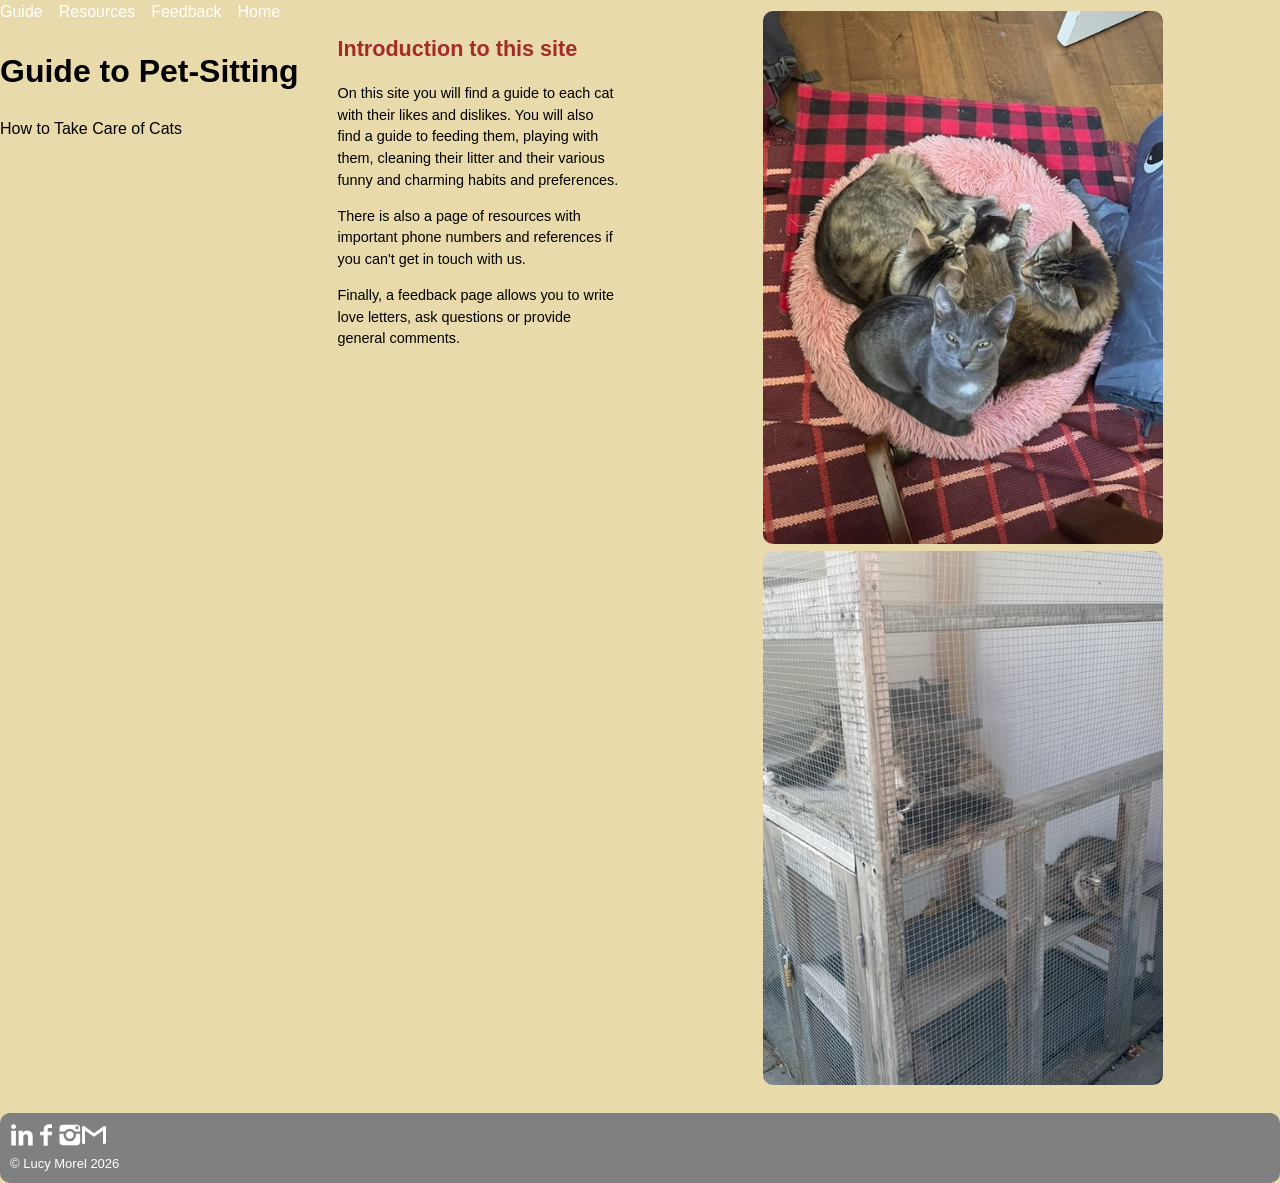
<file: guide/index.html>
<!DOCTYPE html>
<html lang="en">
<head>  
  <meta charset="UTF-8">
  <meta name="viewport" content="width=device-width, initial-scale=1.0">   
  <link rel="stylesheet" href="css/styles.css">
  <title> Index </title> 
</head>
<body class="guide-page">
<div class="grid-container complex-grid">
        <div class="item-header"> 
            <nav>
                <a class="nav-link" href="guide.html"> Guide</a>
                <a class="nav-link" href="resources.html"> Resources </a>
                <a class="nav-link" href="feedback.html"> Feedback </a>
                <a class="nav-link" href="index.html"> Home </a>
            </nav>
            <h1> Guide to Pet-Sitting </h1>
            <p> How to Take Care of Cats </p>
        </div>
      
  <div class="item sidebar">  
      <h2>Introduction to this site </h2>
        <p>
         On this site you will find a guide to each cat with their likes and dislikes. You will also find a guide to feeding them, playing with them, cleaning their litter and their various funny and charming habits and preferences.
        </p>
        <p>
           There is also a page of resources with important phone numbers and references if you can't get in touch with us.
        </p>
        <p>
          Finally, a feedback page allows you to write love letters, ask questions or provide general comments. </p>
    </div>
  <div class="item featured"> 
    <main class="container">
      <div class="image-container"> 
      <img
            src="images/IMG_5227.jpeg"
            alt="3 cats"/> 
      <img 
            src="images/IMG_8887.jpeg"
            alt="cattery"/>
      </div>
    </main>
  </div>
  
      <div class="item footer">
        <p>
          <a
            href="https://www.linkedin.com"
          >
            <svg
              version="1.1"
              xmlns="http://www.w3.org/2000/svg"
              width="32"
              height="32"
              viewBox="0 0 29 32"
              aria-labelledby="linkedin-icon"
            >
              <title id="linkedin-icon">LinkedIn</title>
              <path
                d="M6.528 4.864q0 1.28-0.928 2.176t-2.4 0.896q-1.408 0-2.304-0.896t-0.896-2.176q0-1.344 0.896-2.208t2.368-0.864 2.336 0.864 0.928 2.208zM0.192 30.144v-19.776h6.144v19.776h-6.144zM9.984 16.704q0-2.752-0.128-6.336h5.312l0.32 2.752h0.128q1.92-3.2 6.080-3.2 3.2 0 5.152 2.144t1.952 6.368v11.712h-6.144v-10.944q0-4.288-3.136-4.288-2.24 0-3.136 2.304-0.192 0.384-0.192 1.536v11.392h-6.208v-13.44z"
              ></path>
            </svg>
          </a>
          <a
            href="https://www.facebook.com/"
          >
            <svg
              version="1.1"
              xmlns="http://www.w3.org/2000/svg"
              viewBox="0 0 16 32"
              width="32"
              height="32"
              aria-labelledby="facebook-icon"
            >
              <title id="facebook-icon">Facebook</title>
              <path
                d="M16 6.592h-4.544q-0.448 0-0.8 0.48t-0.352 1.184v3.264h5.696v4.736h-5.696v14.144h-5.44v-14.144h-4.864v-4.736h4.864v-2.752q0-3.008 1.888-5.088t4.704-2.080h4.544v4.992z"
              ></path>
            </svg>
          </a>
          <a href="https://www.instagram.com/sweetpea.paradise/">
            <svg
              version="1.1"
              xmlns="http://www.w3.org/2000/svg"
              width="32"
              height="32"
              viewBox="0 0 28 32"
              aria-labelledby="instagram-icon"
            >
              <title id="instagram-icon">Instagram</title>
              <path
                d="M22.080 16q0-0.832-0.192-1.6h5.632v11.008q0 1.792-1.248 3.072t-3.040 1.28h-18.944q-1.792 0-3.040-1.28t-1.248-3.072v-11.008h5.568q-0.128 1.024-0.128 1.6 0 3.392 2.432 5.856t5.888 2.464q3.392 0 5.856-2.464t2.464-5.856zM23.232 2.24q1.792 0 3.040 1.248t1.248 3.040v4.672h-6.976q-2.496-3.52-6.784-3.52-4.416 0-6.784 3.52h-6.976v-4.672q0-1.792 1.248-3.040t3.040-1.248h18.944zM25.28 7.552v-2.304q0-0.768-0.768-0.768h-2.304q-0.768 0-0.768 0.768v2.304q0 0.256 0.224 0.512t0.544 0.256h2.304q0.768 0 0.768-0.768zM18.88 16q0 2.112-1.504 3.616t-3.616 1.504-3.616-1.504-1.504-3.616q0-2.176 1.504-3.648t3.616-1.472 3.616 1.472 1.504 3.648z"
              ></path>
            </svg>
          </a>
          <a href="mailto:hv9424@wayne.edu">
            <svg
              aria-labelledby="simpleicons-gmail-icon"
              role="img"
              viewBox="0 0 24 24"
              width="32"
              height="32"
              xmlns="http://www.w3.org/2000/svg"
            >
              <title id="simpleicons-gmail-icon">Gmail icon</title>
              <path
                d="M24 4.5v15c0 .85-.65 1.5-1.5 1.5H21V7.387l-9 6.463-9-6.463V21H1.5C.649 21 0 20.35 0 19.5v-15c0-.425.162-.8.431-1.068C.7 3.16 1.076 3 1.5 3H2l10 7.25L22 3h.5c.425 0 .8.162 1.069.432.27.268.431.643.431 1.068z"
              />
            </svg>
          </a>
        </p>
        <p id="copyright" class= "white right"> &copy; Lucy Morel 2026 </p>
      </div>
    </div>
    </body>
</html>
</file>
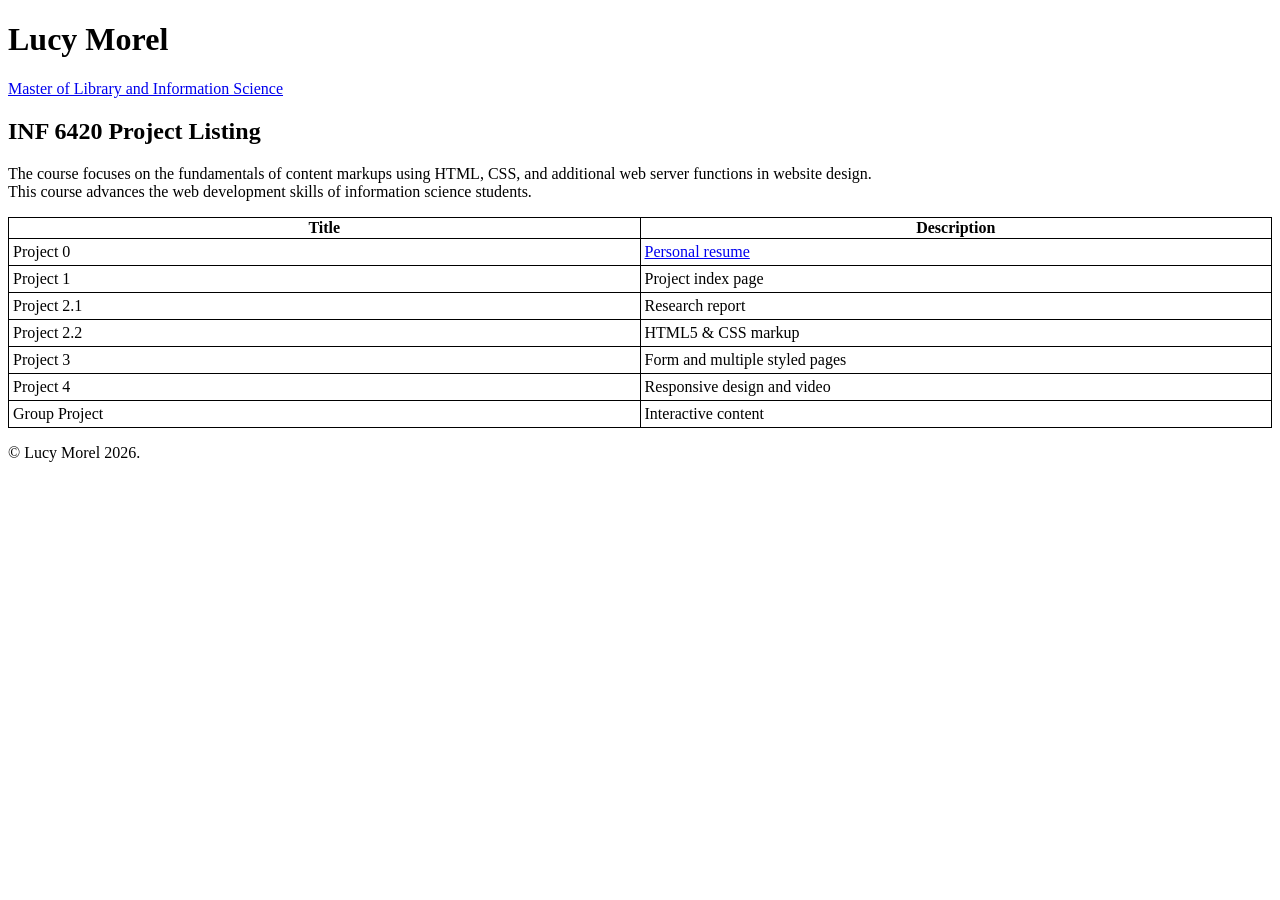
<file: Project 1/index.html>
<!DOCTYPE html>
<body>
    <head>     
        <link rel="stylesheet" href="css/styles.css">
        <h1> Lucy Morel </h1> 
        <p> <a href="https://inf-6420-sp26.github.io/resume-hv9424/" target="_blank"> Master of Library and Information Science </a></p>
    </head>
    <main>
        <h2> INF 6420 Project Listing </h2>
        <p> The course focuses on the fundamentals of content markups using HTML, CSS, and additional web server functions in website design. <br> This course advances the web development skills of information science students. </p>
    <table>
        <tbody>  
            <tr>
                <th> Title </th>
                <th> Description </th>
            </tr>
            <tr>
                <td> Project 0 </td>
                <td><a href="https://inf-6420-sp26.github.io/resume-hv9424/" target="_blank">Personal resume </a></td>
            </tr>    
            <tr>
                <td> Project 1 </td>
                <td> Project index page </td>
            </tr>
            <tr>
                <td> Project 2.1 </td>
                <td>  Research report </td>
            </tr>
            <tr>
                <td> Project 2.2 </td>
                <td> HTML5 & CSS markup </td>     
            </tr>
            <tr>
                <td> Project 3 </td>
                <td> Form and multiple styled pages </td>
            </tr>
            <tr>
                <td> Project 4 </td>
                <td> Responsive design and video </td>
            </tr>
            <tr>
                <td> Group Project </td>
                <td> Interactive content </td>
            </tr> 
        </tbody> 
    </table>    

    </main>
    <footer> <p>&copy; Lucy Morel 2026.</p> 
    </footer>
    </body>
    </html>
</file>
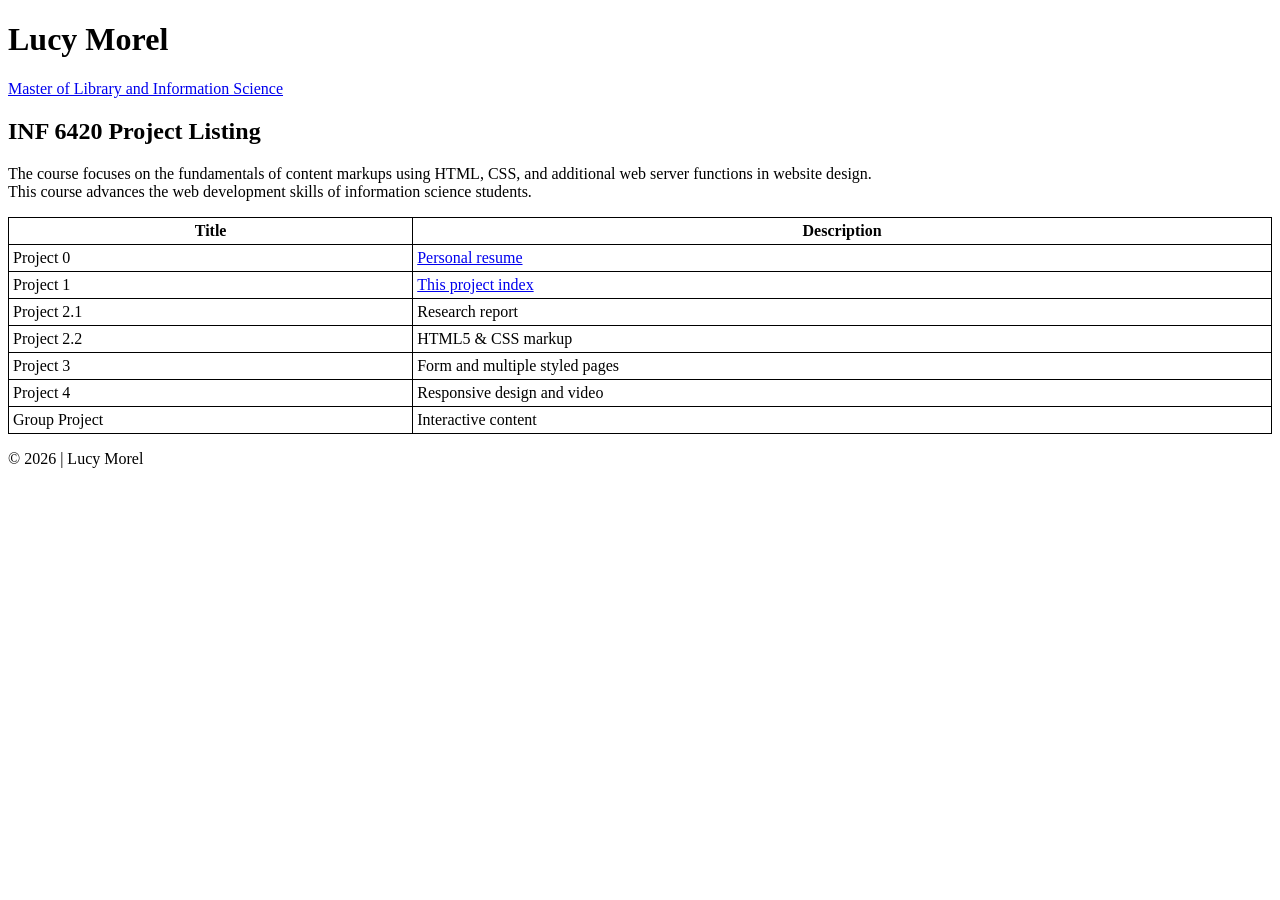
<file: Project1/index.html>
<!DOCTYPE html>
<html lang="en">
<head>     
    <link rel="stylesheet" href="css/styles.css">
    <title> Lucy Morel </title> 
</head>
<body>
    <main>
        <h1> Lucy Morel </h1>
        <p> <a href="https://inf-6420-sp26.github.io/resume-hv9424/" target="_blank"> Master of Library and Information Science </a></p>
        <h2> INF 6420 Project Listing </h2>
        <p> The course focuses on the fundamentals of content markups using HTML, CSS, and additional web server functions in website design. <br> This course advances the web development skills of information science students. </p>
    <table>
        <tbody>  
            <tr>
                <th> Title </th>
                <th> Description </th>
            </tr>
            <tr>
                <td> Project 0 </td>
                <td><a href="https://inf-6420-sp26.github.io/resume-hv9424/" target="_blank">Personal resume </a></td>
            </tr>    
            <tr>
                <td> Project 1 </td>
                <td><a href="https://inf-6420-sp26.github.io/projects-hv9424/Project1/index.html" target="_blank"> This project index </a></td>
            </tr>
            <tr>
                <td> Project 2.1 </td>
                <td>  Research report </td>
            </tr>
            <tr>
                <td> Project 2.2 </td>
                <td> HTML5 & CSS markup </td>     
            </tr>
            <tr>
                <td> Project 3 </td>
                <td> Form and multiple styled pages </td>
            </tr>
            <tr>
                <td> Project 4 </td>
                <td> Responsive design and video </td>
            </tr>
            <tr>
                <td> Group Project </td>
                <td> Interactive content </td>
            </tr> 
        </tbody> 
    </table>    

    </main>
    <footer> <p>&copy; 2026 | Lucy Morel </p> 
    </footer>
</body>
</html>
</file>
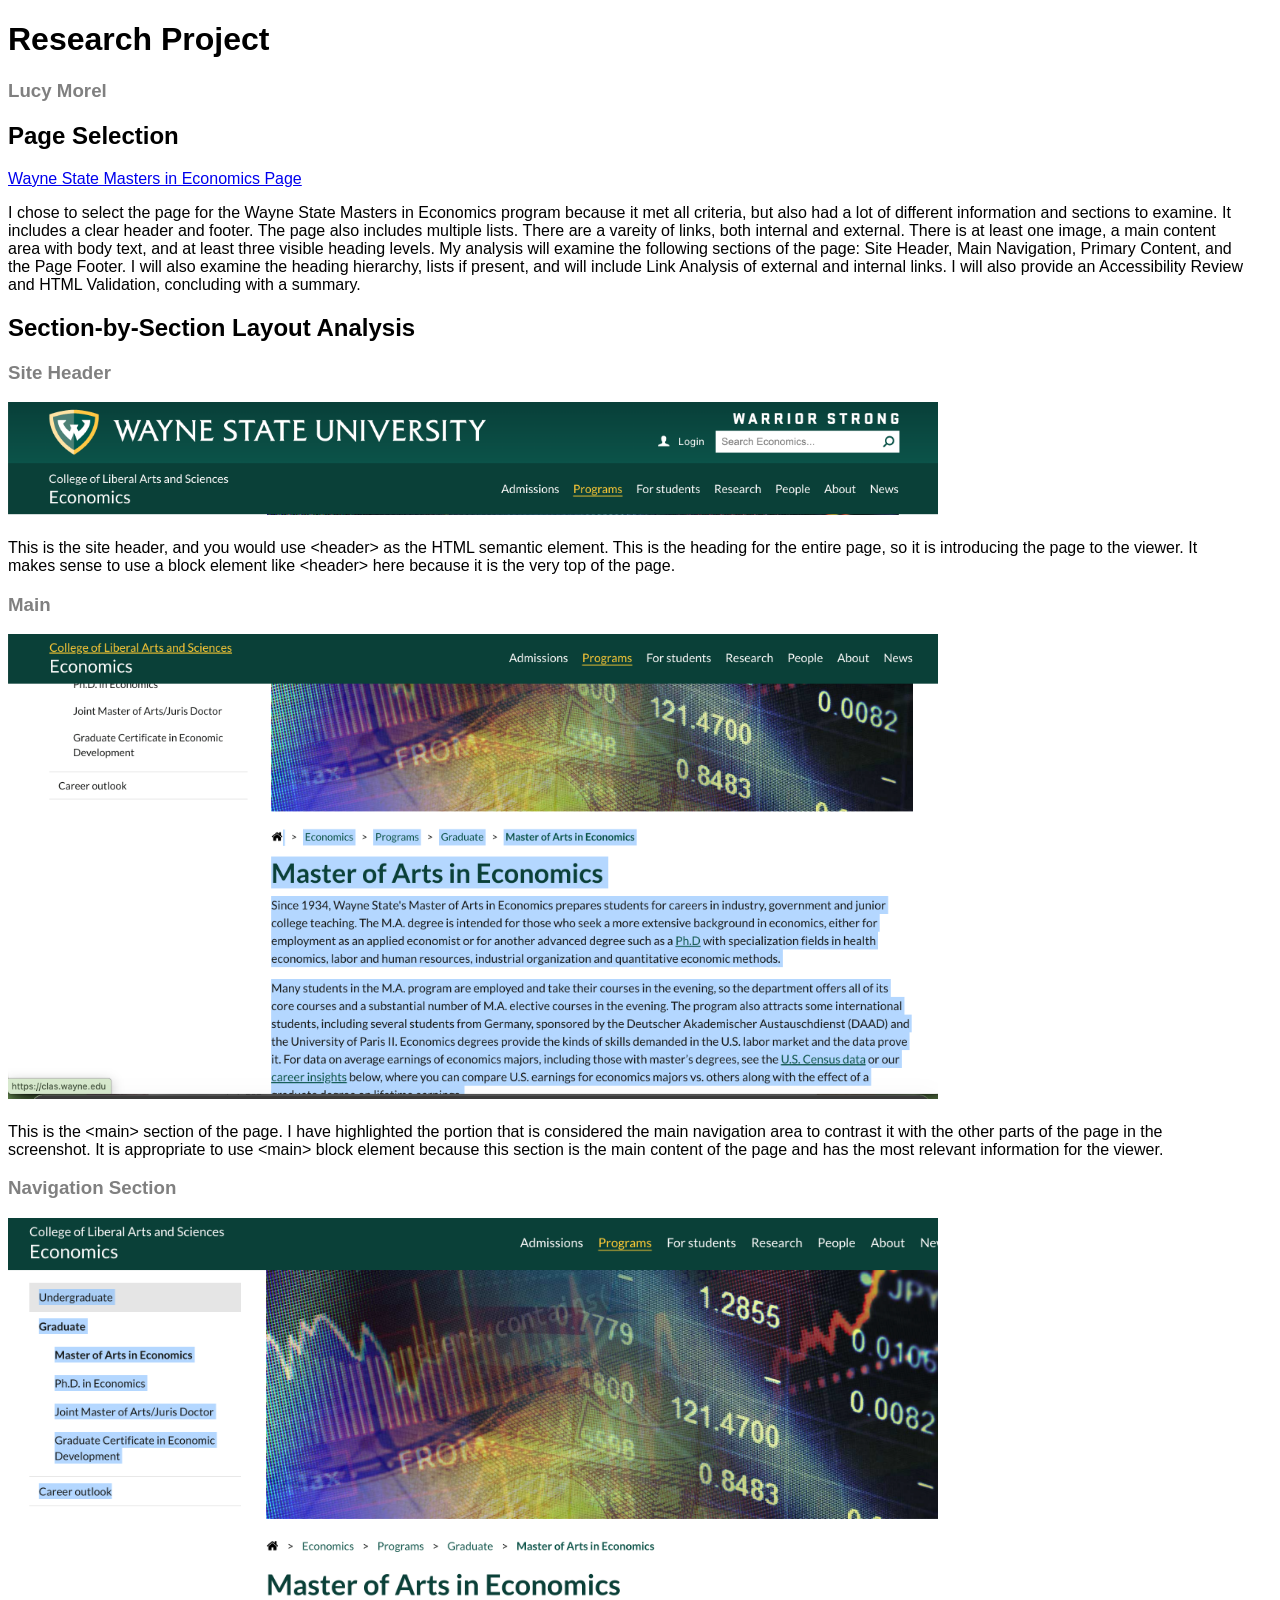
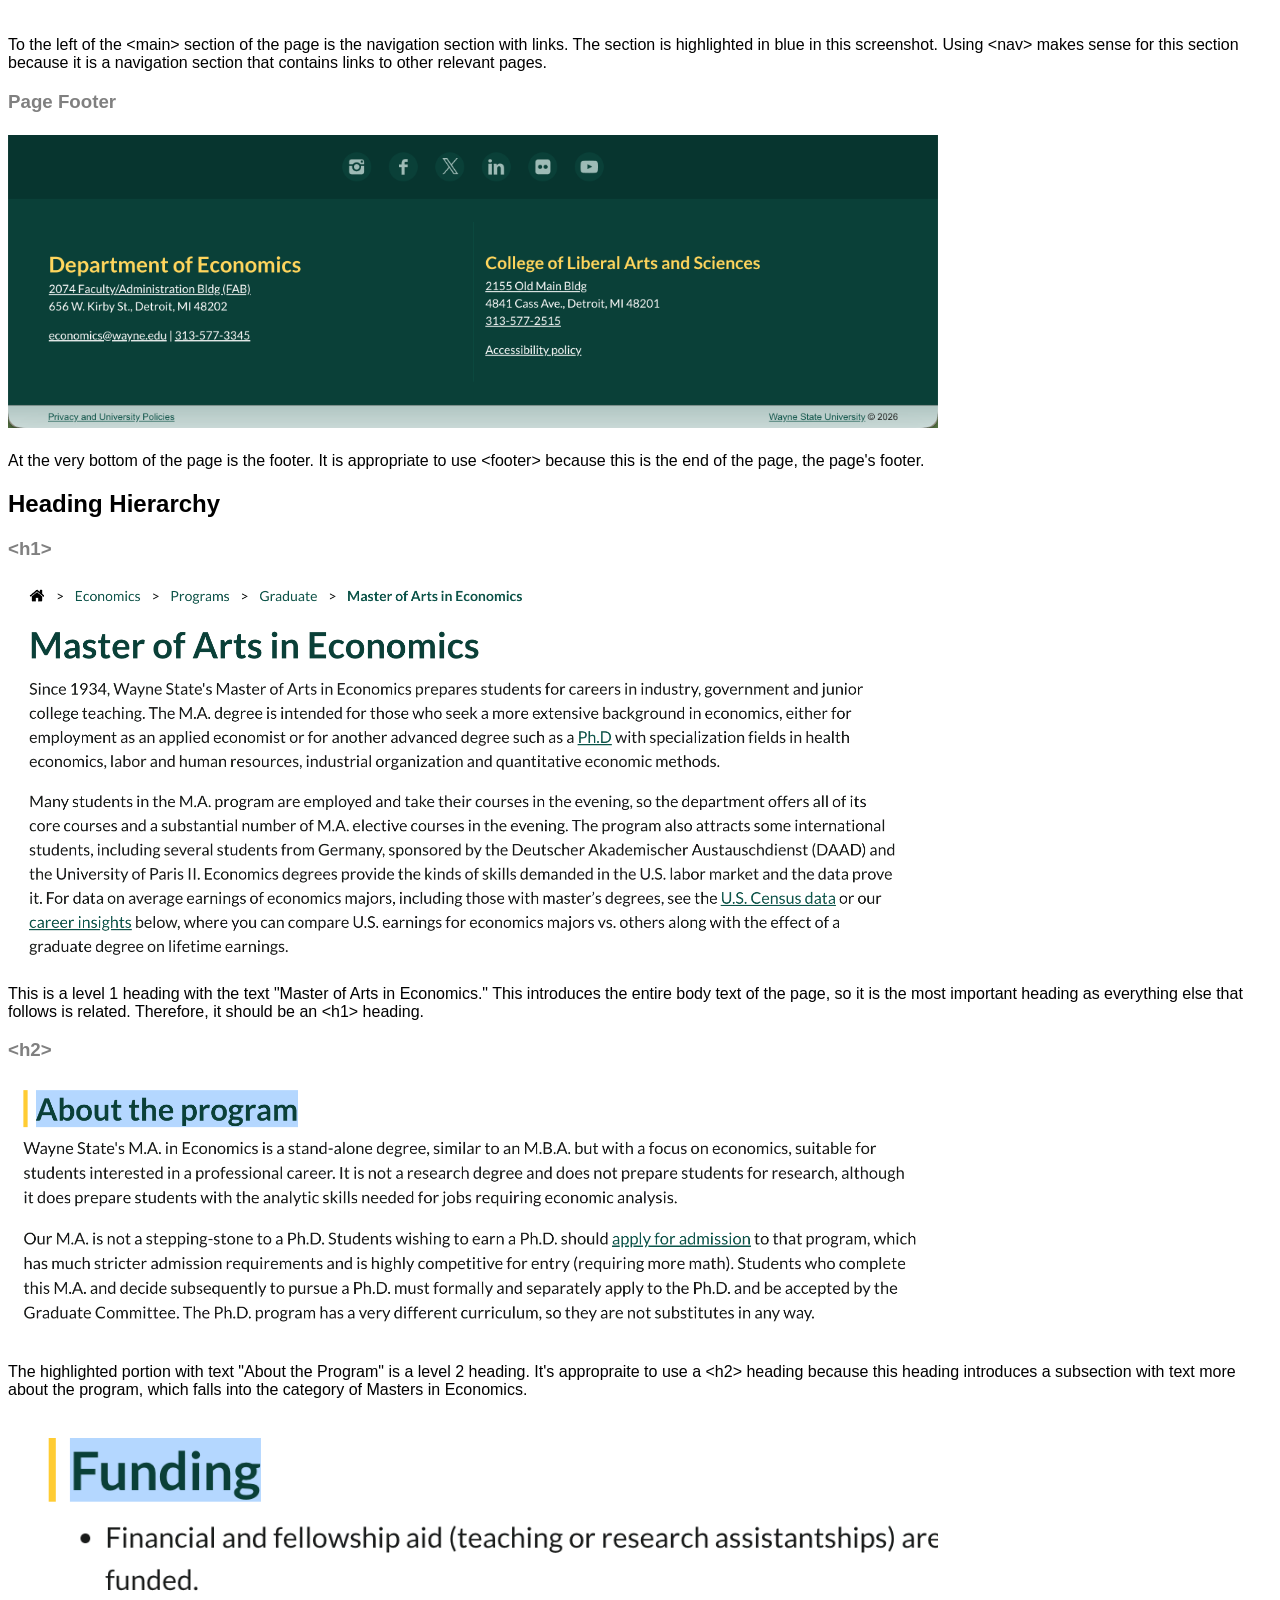
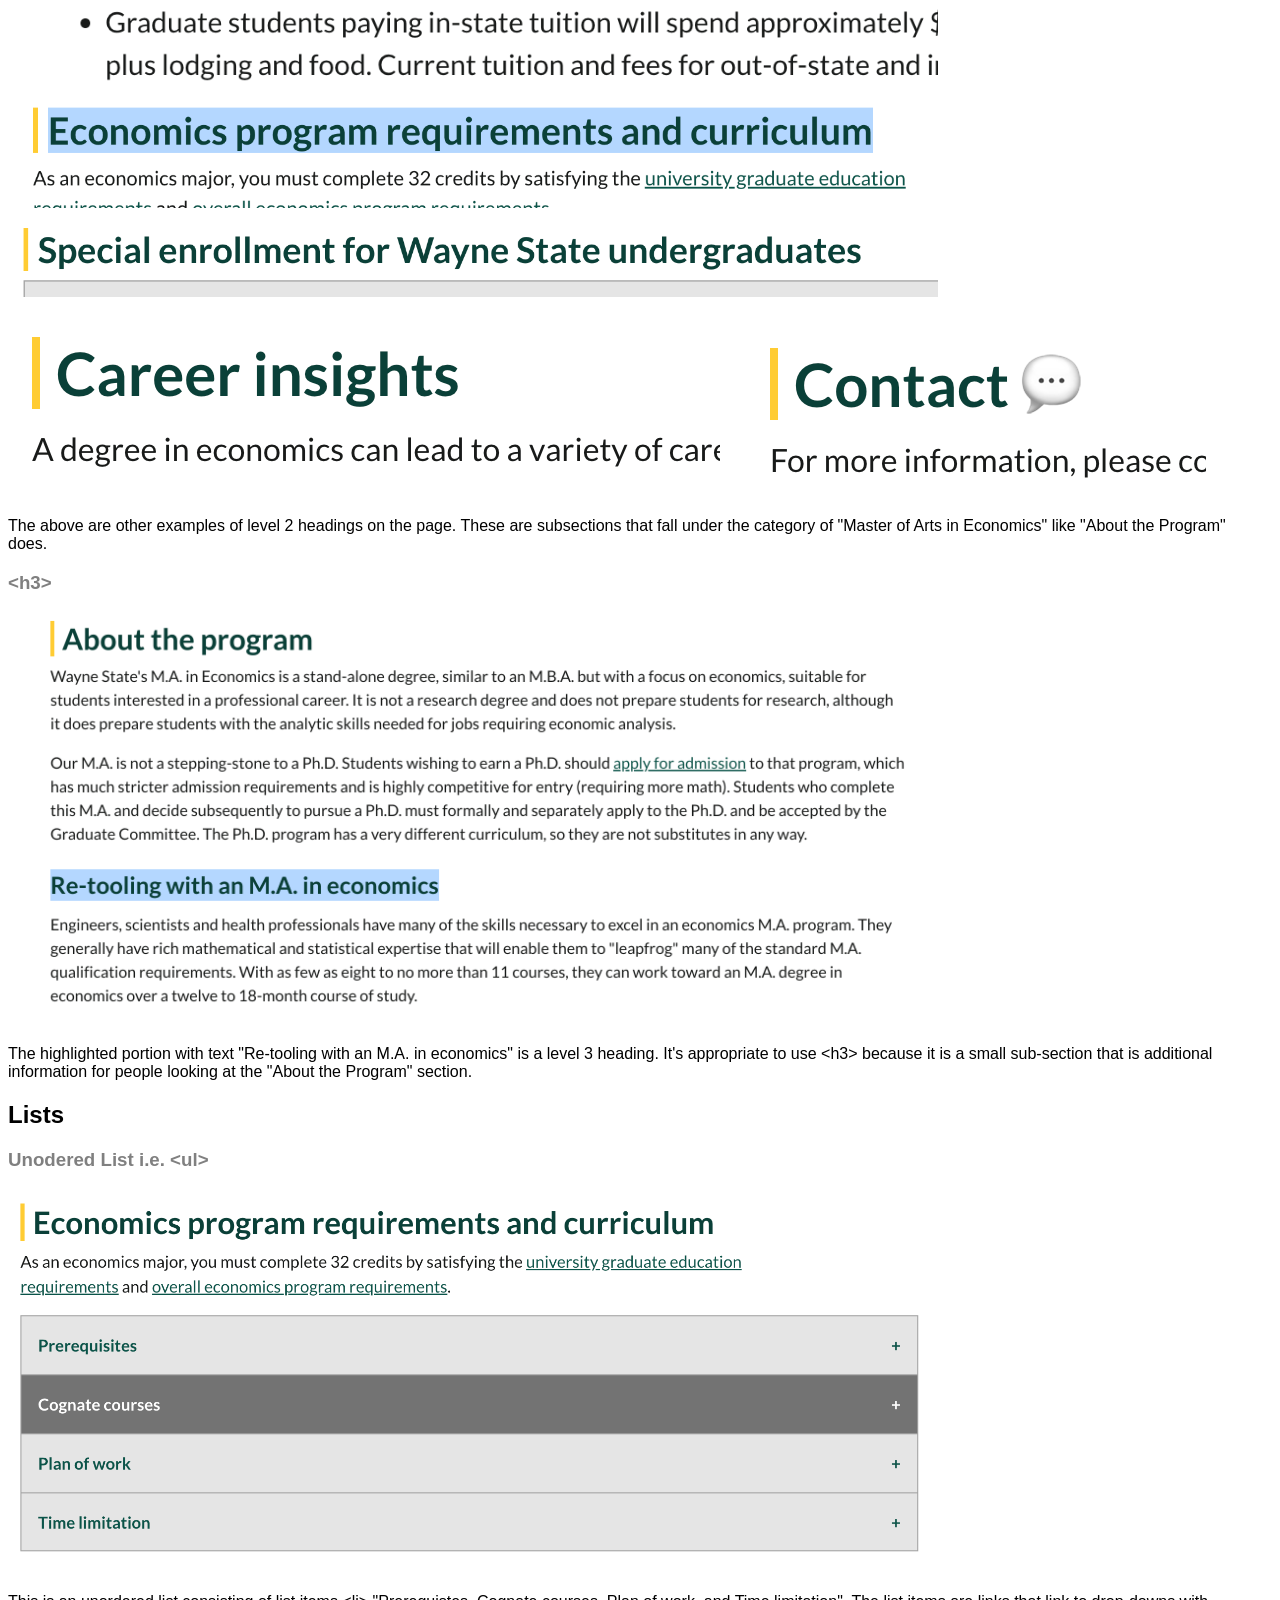
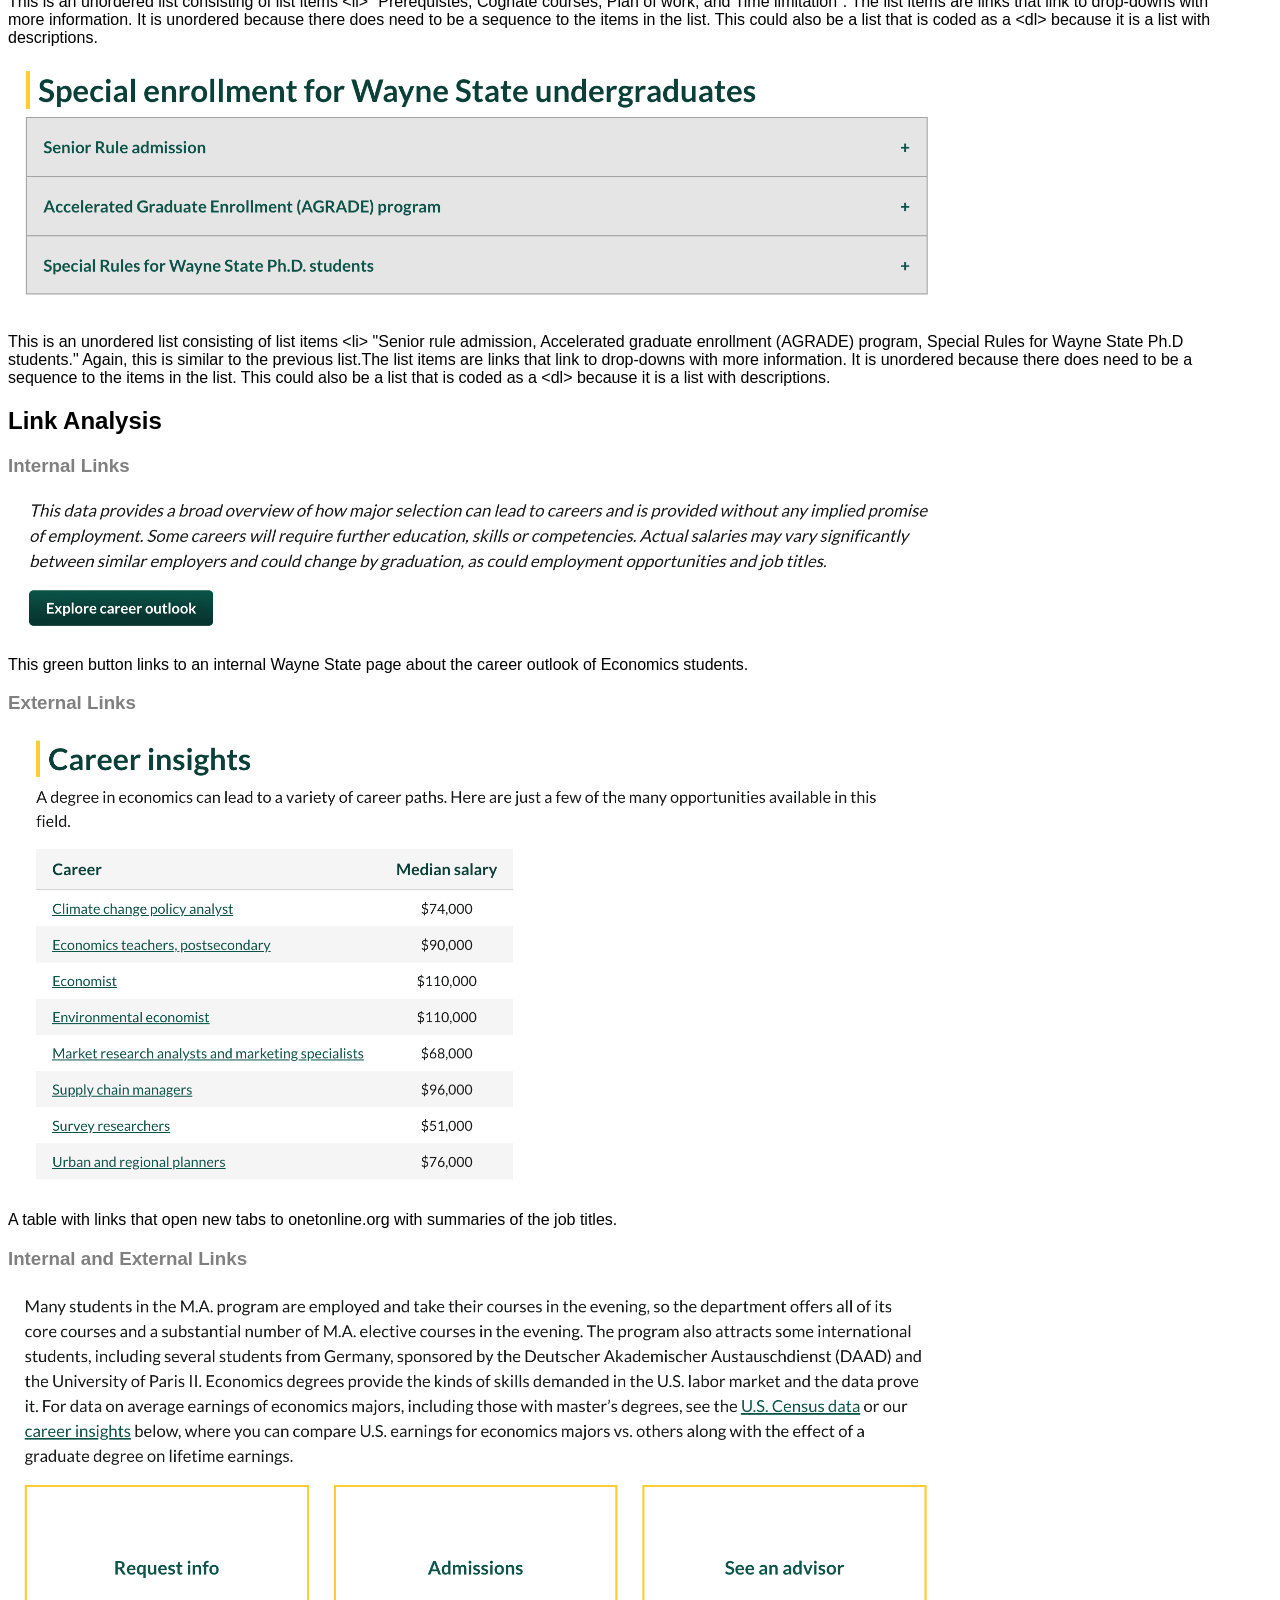
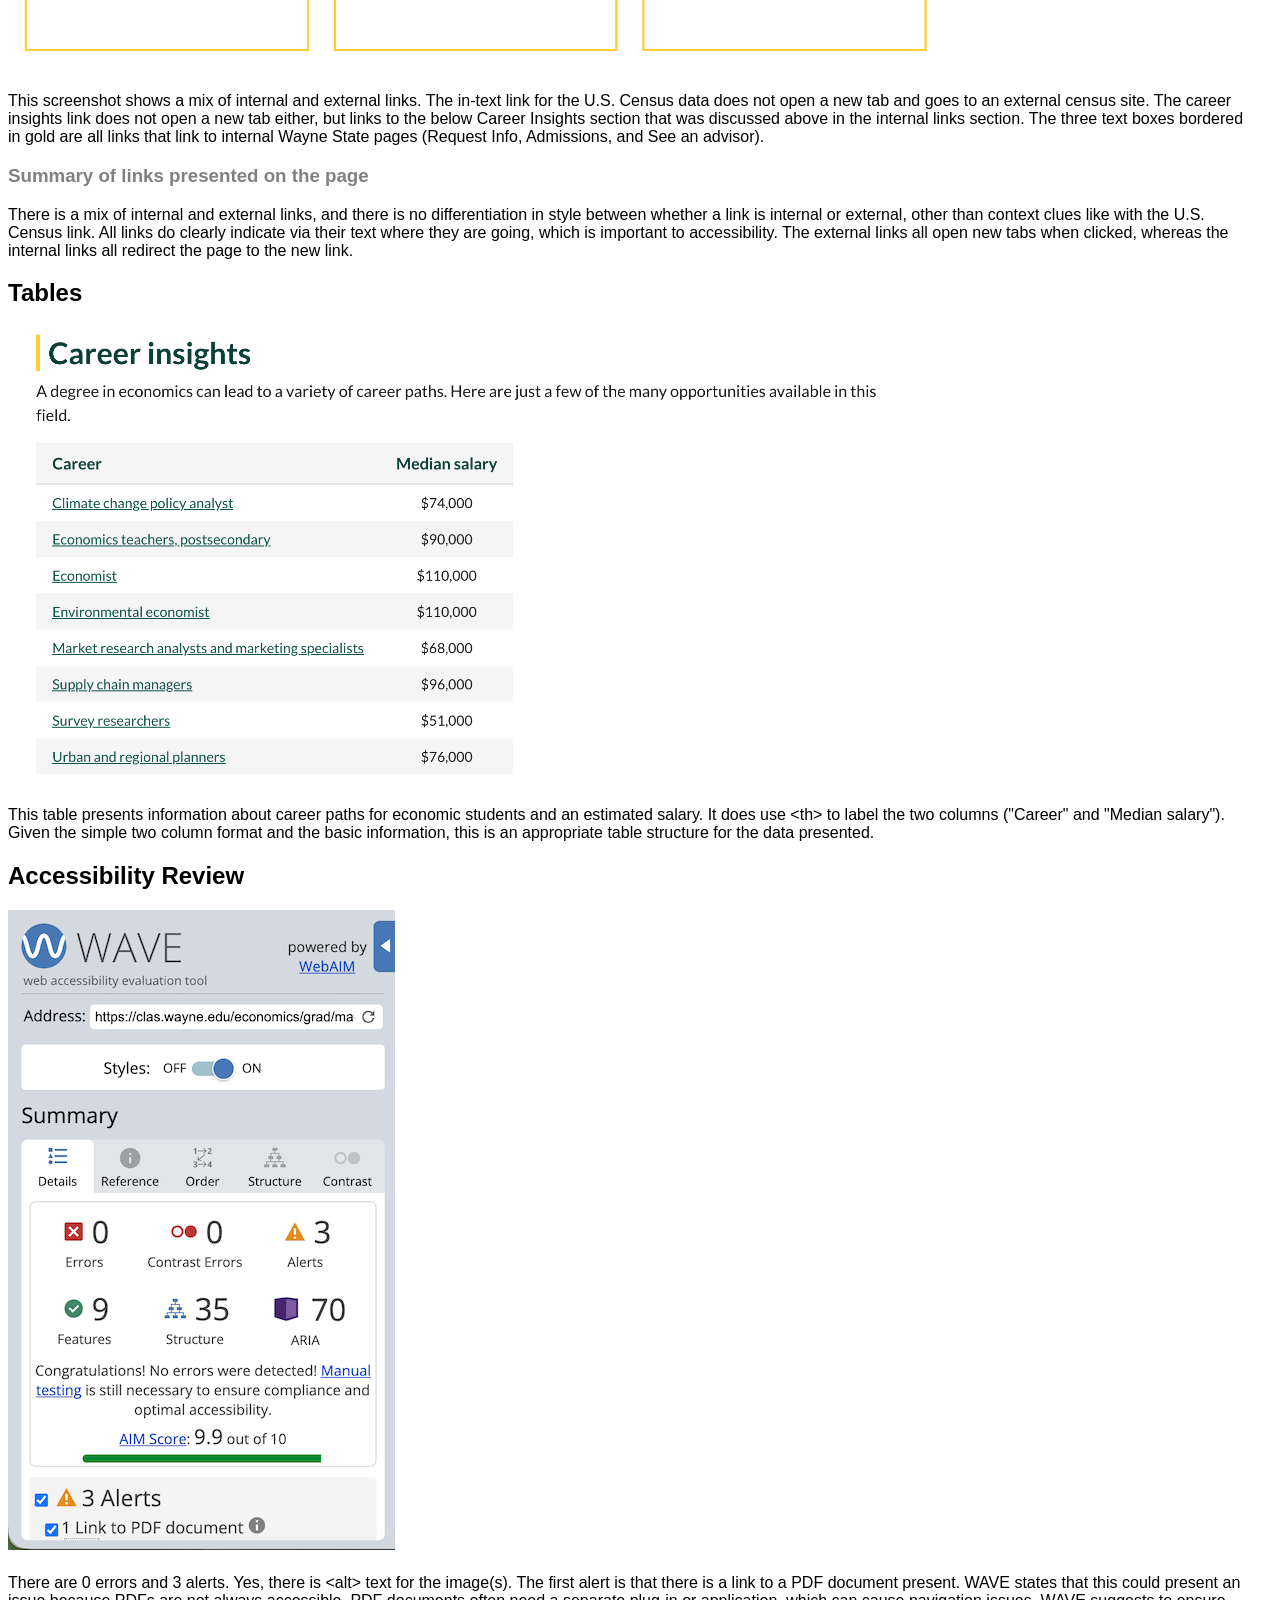
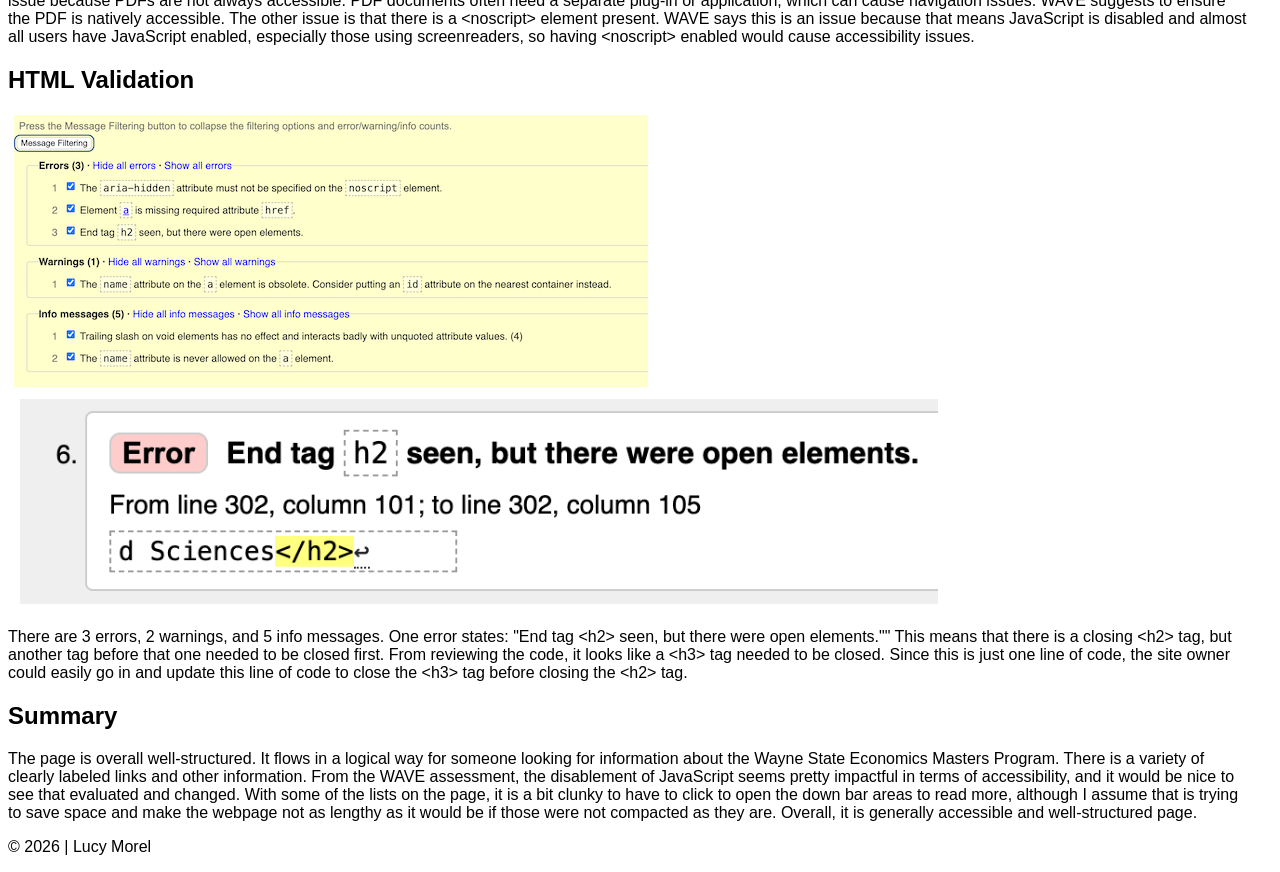
<file: Project21/index.html>
<!DOCTYPE html>
<html lang="en">

<head>     
    <link rel="stylesheet" href="css/styles.css">
    <title> Research Project </title> 
</head>
<body>
    <main>
    <h1> Research Project </h1> 
    <h3> Lucy Morel </h3>
        <section>
            <div>
                <h2> Page Selection </h2>
                <a href="https://clas.wayne.edu/economics/grad/ma" target="_blank"> Wayne State Masters in Economics Page </a></p>
                <p> I chose to select the page for the Wayne State Masters in Economics program because it met all criteria,
                but also had a lot of different information and sections to examine. It includes a clear header and footer. The page also includes
                multiple lists. There are a vareity of links, both internal and external.  There is at least one image, a main content area with body text, and at least three visible heading levels.
                My analysis will examine the following sections of the page: Site Header, Main Navigation, Primary Content, and the Page Footer. I will also examine the heading hierarchy, lists if present, and will include Link Analysis of external and internal links. I will also provide an Accessibility Review and HTML Validation, concluding with a summary. </p>
            </div>

            <div>
                <h2>Section-by-Section Layout Analysis </h2>
                <h3> Site Header </h3>
                <img src="images/main_header.jpg" alt="screenshot of the Wayne State Masters in Economics program's main header">
                <p> This is the site header, and you would use  &lt;header&gt; as the HTML semantic element. This is the heading for the entire page, so it is introducing the page to the viewer. It makes sense to use a block element like &lt;header&gt; here because it is the very top of the page.  </p>
                <h3> Main </h3>
                    <img src="images/body.jpg" alt="screenshot of the Wayne State Masters in Economics program page's main body section">
                <p> This is the &lt;main&gt; section of the page. I have highlighted the portion that is considered the main navigation area to contrast it with the other parts of the page in the screenshot. It is appropriate to use &lt;main&gt; block element because this section is the main content of the page and has the most relevant information for the viewer. </p>
                <h3> Navigation Section </h3>
                    <img src="images/nav.jpg" alt="screenshot of the Wayne State Masters in Economics program page's naviation section with links highlighted in blue">
                <p> To the left of the &lt;main&gt; section of the page is the navigation section with links. The section is highlighted in blue in this screenshot. Using &lt;nav&gt; makes sense for this section because it is a navigation section that contains links to other relevant pages. </p>
                <h3> Page Footer </h3>
                    <img src="images/footer.jpg"  alt="screenshot of the footer of the Wayne State Masters in Economics program's page">
                <p> At the very bottom of the page is the footer. It is appropriate to use &lt;footer&gt; because this is the end of the page, the page's footer. </p>
                <h2>Heading Hierarchy </h2>
                <h3> &lt;h1&gt; </h3>
                <img src="images/header1.jpg" alt="screenshot of the Wayne State Masters in Economics program's main header">
                <p> This is a level 1 heading with the text "Master of Arts in Economics." This introduces the entire body text of the page, so it is the most important heading as everything else that follows is related. Therefore, it should be  an &lt;h1&gt; heading. </p>
                <h3> &lt;h2&gt; </h3>
                <img src="images/header2.jpg" alt="screenshot of the Wayne State Masters in Economics program's level two header with text 'About the Program'">
                <p> The highlighted portion with text "About the Program" is a level 2 heading. It's appropraite to use a &lt;h2&gt; heading because this heading introduces a subsection with text more about the program, which falls into the category of Masters in Economics. </p>
                
                <img src="images/header2_1.jpg" alt=" level 2 heading Funding">
                
                <img src="images/header2_2.jpg" alt=" level 2 heading Economics program requirements and curriculum">
                
                <img src="images/header2_3.jpg" alt="level 2 heading Special enrollment for Wayne State undergraduates">
            
                <img src ="images/header2_4.jpg" alt="level 2 heading Career insights"> <img src="images/header2_5.jpg" alt="level 2 heading Contact 💬">
                
                <p> The above are other examples of level 2 headings on the page. These are subsections that fall under the category of "Master of Arts in Economics" like "About the Program" does. </p>
                <h3> &lt;h3&gt;</h3>
                <img src="images/header3.jpg" alt="screenshot of the Wayne State Masters in Economics program's level two header with text 'Re-tooling with an M.A. in economics'">
                <p> The highlighted portion with text "Re-tooling with an M.A. in economics" is a level 3 heading. It's appropriate to use &lt;h3&gt; because it is a small sub-section that is additional information for people looking at the "About the Program" section. </p>
            </div>
            <div>
                <h2> Lists </h2>
                <h3> Unodered List i.e. &lt;ul&gt; </h3>
                <img src="images/list_ul.jpg" alt="Economics program requirements and curriculum unordered list">
                <p> This is an unordered list consisting of list items &lt;li&gt; "Prerequistes, Cognate courses, Plan of work, and Time limitation". The list items are links that link to drop-downs with more information. It is unordered because there does need to be a sequence to the items in the list. This could also be a list that is coded as a &lt;dl&gt; because it is a list with descriptions. </p>
                <img src="images/list2_ul.jpg" alt="Special enrollment for Wayne State undergraduates unordered list">
                <p> This is an unordered list consisting of list items &lt;li&gt; "Senior rule admission, Accelerated graduate enrollment (AGRADE) program, Special Rules for Wayne State Ph.D students." Again, this is similar to the previous list.The list items are links that link to drop-downs with more information. It is unordered because there does need to be a sequence to the items in the list. This could also be a list that is coded as a &lt;dl&gt; because it is a list with descriptions. </p>
                <h2> Link Analysis </h2>
                <h3> Internal Links </h3>
                <img src="images/internal_link2.jpg" alt="screenshot of green button that says Explore career outlook.">
                <p> This green button links to an internal Wayne State page about the career outlook of Economics students. </p>
                <h3>External Links </h3>
                <img src = "images/external_links.jpg" alt="screenshot of a table that has career and median salary information">
                <p> A table with links that open new tabs to onetonline.org with summaries of the job titles. </p>
                <h3> Internal and External Links </h3>
                <img src="images/internal_links.jpg" alt="screenshot of text discussing the M.A. program. There are three boxes below the text that are bordered in gold. ">
                <p> This screenshot shows a mix of internal and external links. The in-text link for the U.S. Census data does not open a new tab and goes to an external census site. The career insights link does not open a new tab either, but links to the below Career Insights section that was discussed above in the internal links section. The three text boxes bordered in gold are all links that link to internal Wayne State pages (Request Info, Admissions, and See an advisor). </p>
                <h3> Summary of links presented on the page </h3>
                <p> There is a mix of internal and external links, and there is no differentiation in style between whether a link is internal or external, other than context clues like with the U.S. Census link. All links do clearly indicate via their text where they are going, which is important to accessibility. The external links all open new tabs when clicked, whereas the internal links all redirect the page to the new link. </p>
                <h2> Tables </h2>
                <img src = "images/external_links.jpg" alt="screenshot of a table that has career and median salary information">
                <p>This table presents information about career paths for economic students and an estimated salary. It does use &lt;th&gt; to label the two columns ("Career" and "Median salary"). Given the simple two column format and the basic information, this is an appropriate table structure for the data presented. </p>
                <h2> Accessibility Review </h2>
                 <img src = "images/WAVE.jpg" alt="screenshot of WAVE results">
                 <p> There are 0 errors and 3 alerts. Yes, there is &lt;alt&gt; text for the image(s). The first alert is that there is a link to a PDF document present. WAVE states that this could present an issue because PDFs are not always accessible. PDF documents often need a separate plug-in or application, which can cause navigation issues. WAVE suggests to ensure the PDF is natively accessible. The other issue is that there is a &lt;noscript&gt; element present. WAVE says this is an issue because that means JavaScript is disabled and almost all users have JavaScript enabled, especially those using screenreaders, so having &lt;noscript&gt; enabled would cause accessibility issues. </p>
                <h2> HTML Validation </h2>                
                <img src="images/w3results.jpg" alt="screenshot of w3 results">
                <img src="images/error_example.jpg" alt="error example">
                <p> There are 3 errors, 2 warnings, and 5 info messages. One error states: "End tag &lt;h2&gt; seen, but there were open elements."" This means that there is a closing &lt;h2&gt; tag, but another tag before that one needed to be closed first. From reviewing the code, it looks like a &lt;h3&gt; tag needed to be closed. Since this is just one line of code, the site owner could easily go in and update this line of code to close the &lt;h3&gt; tag before closing the &lt;h2&gt; tag. </p>
                <h2> Summary </h2>
                <p> The page is overall well-structured. It flows in a logical way for someone looking for information about the Wayne State Economics Masters Program. There is a variety of clearly labeled links and other information. From the WAVE assessment, the disablement of JavaScript seems pretty impactful in terms of accessibility, and it would be nice to see that evaluated and changed. With some of the lists on the page, it is a bit clunky to have to click to open the down bar areas to read more, although I assume that is trying to save space and make the webpage not as lengthy as it would be if those were not compacted as they are. Overall, it is generally accessible and well-structured page.  </p>
            </div>
        </section>
    </main>
    <footer> <p>&copy; 2026 | Lucy Morel </p> 
    </footer>
    </body>
</html>
</file>
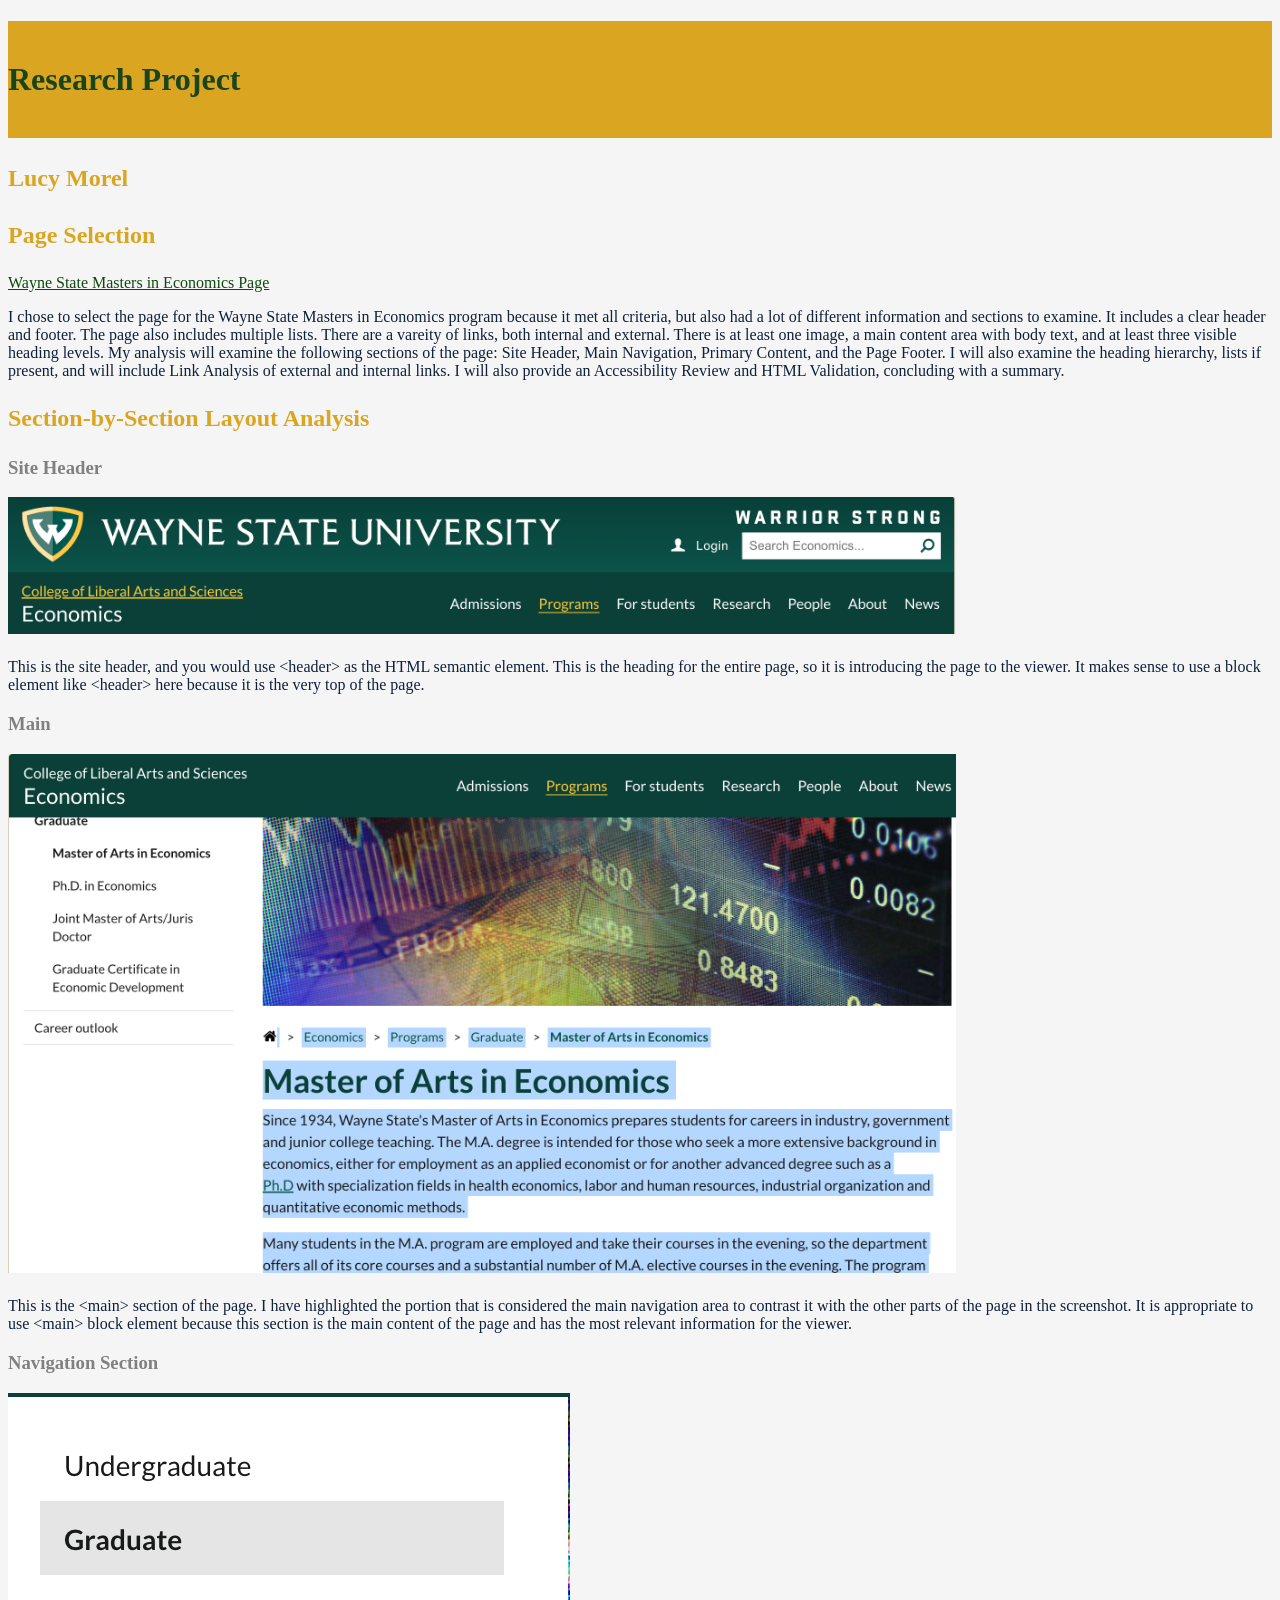
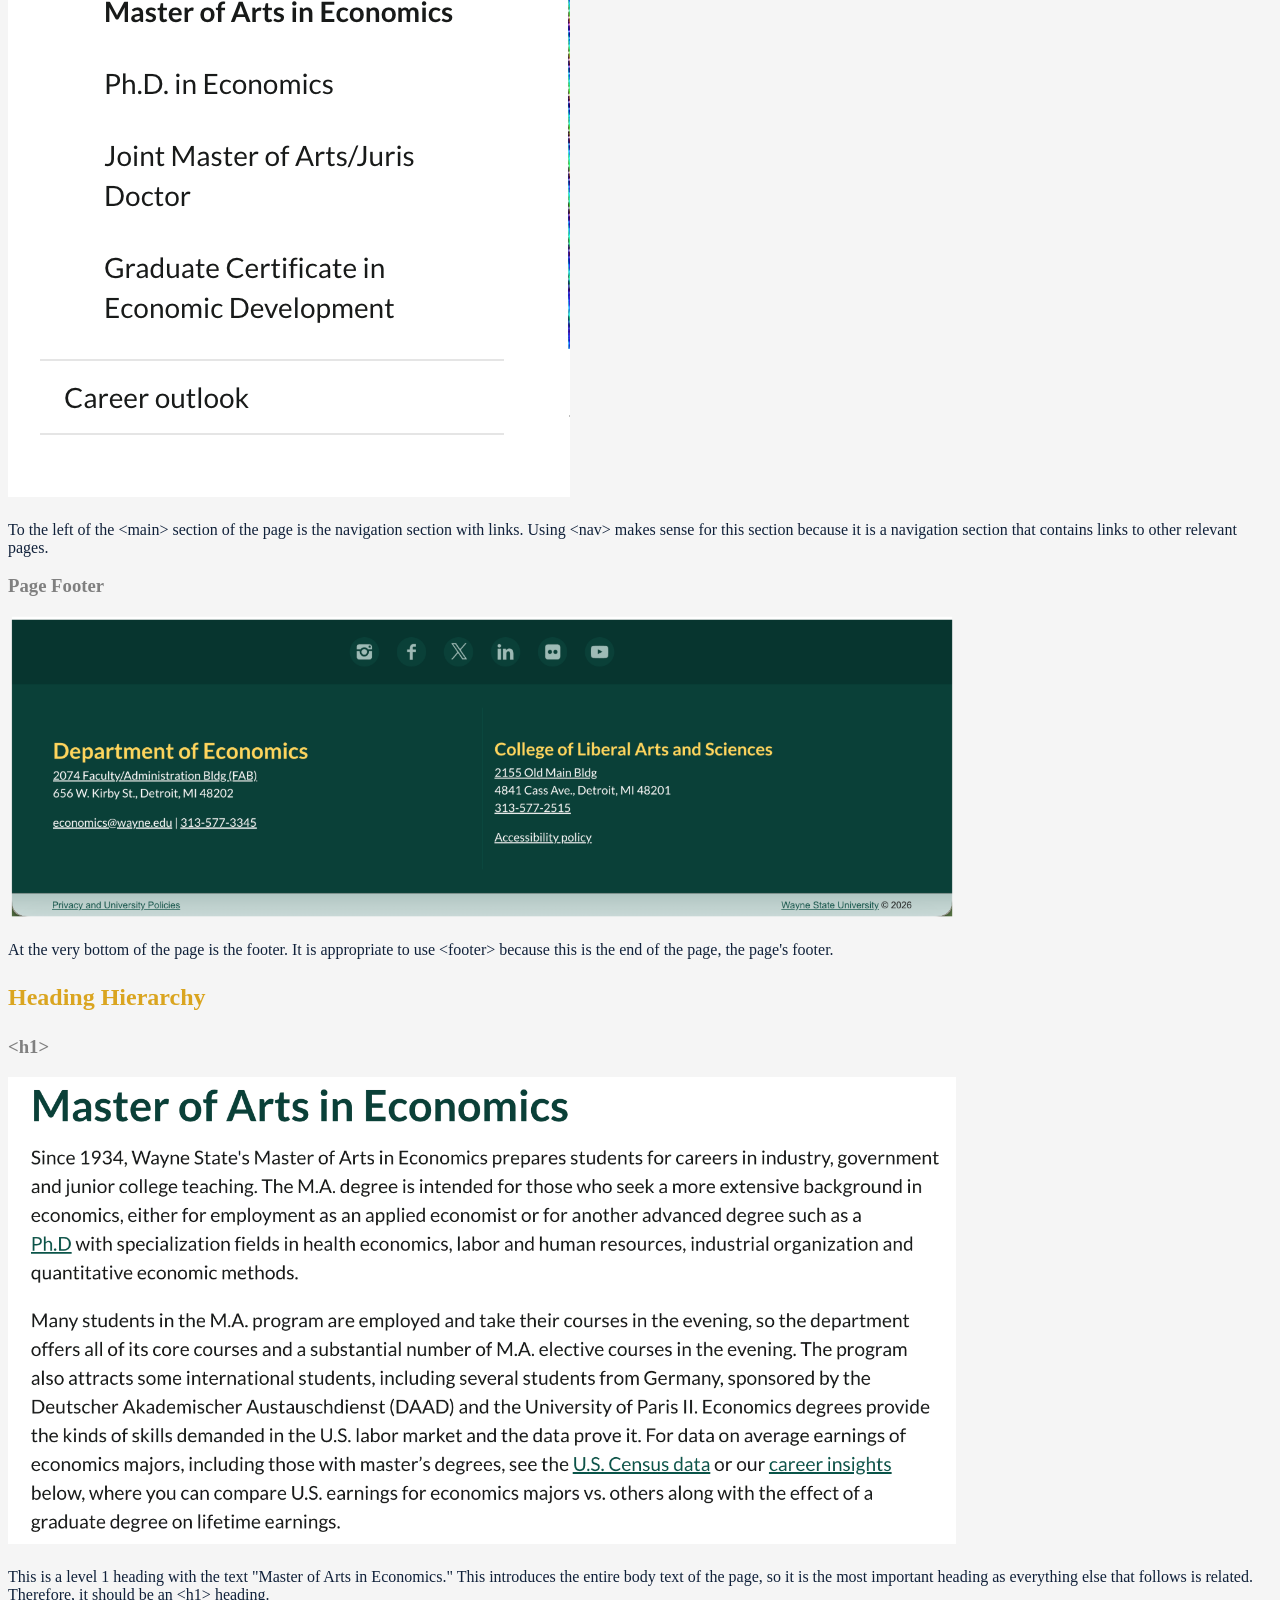
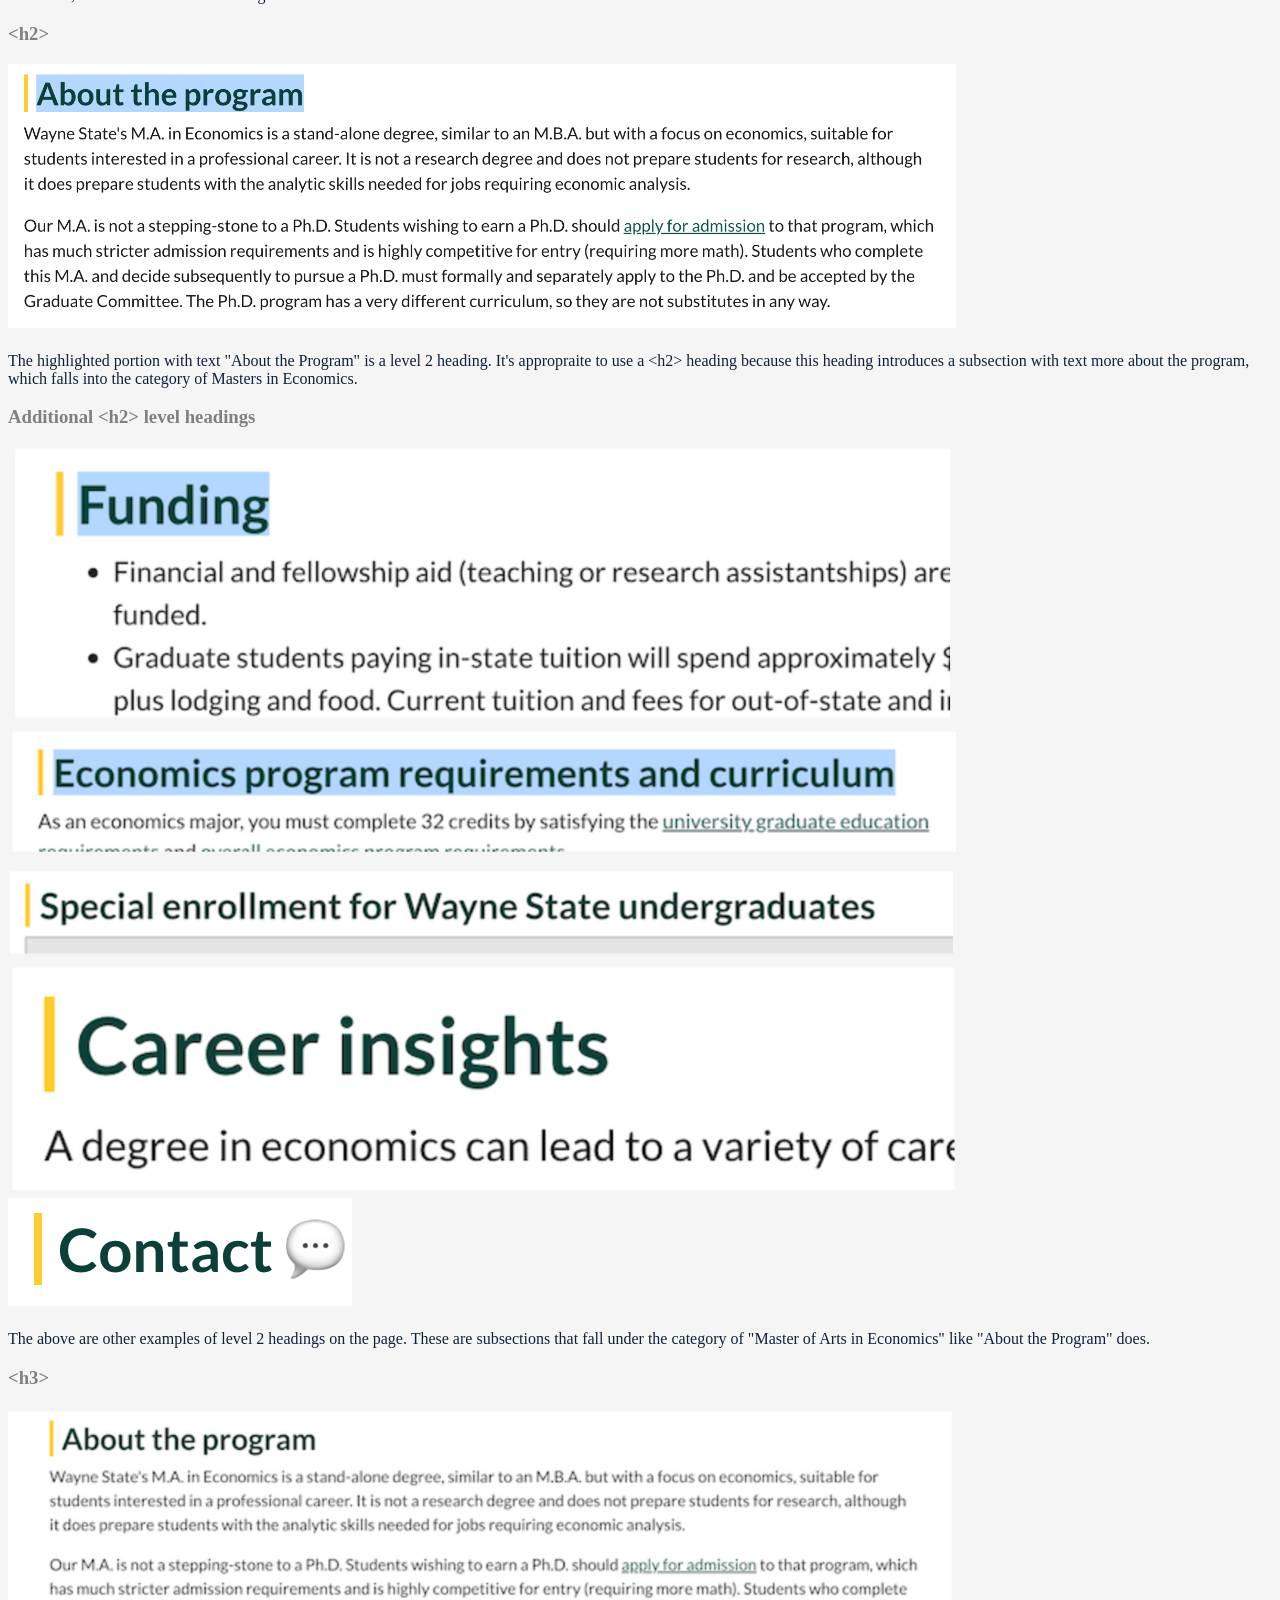
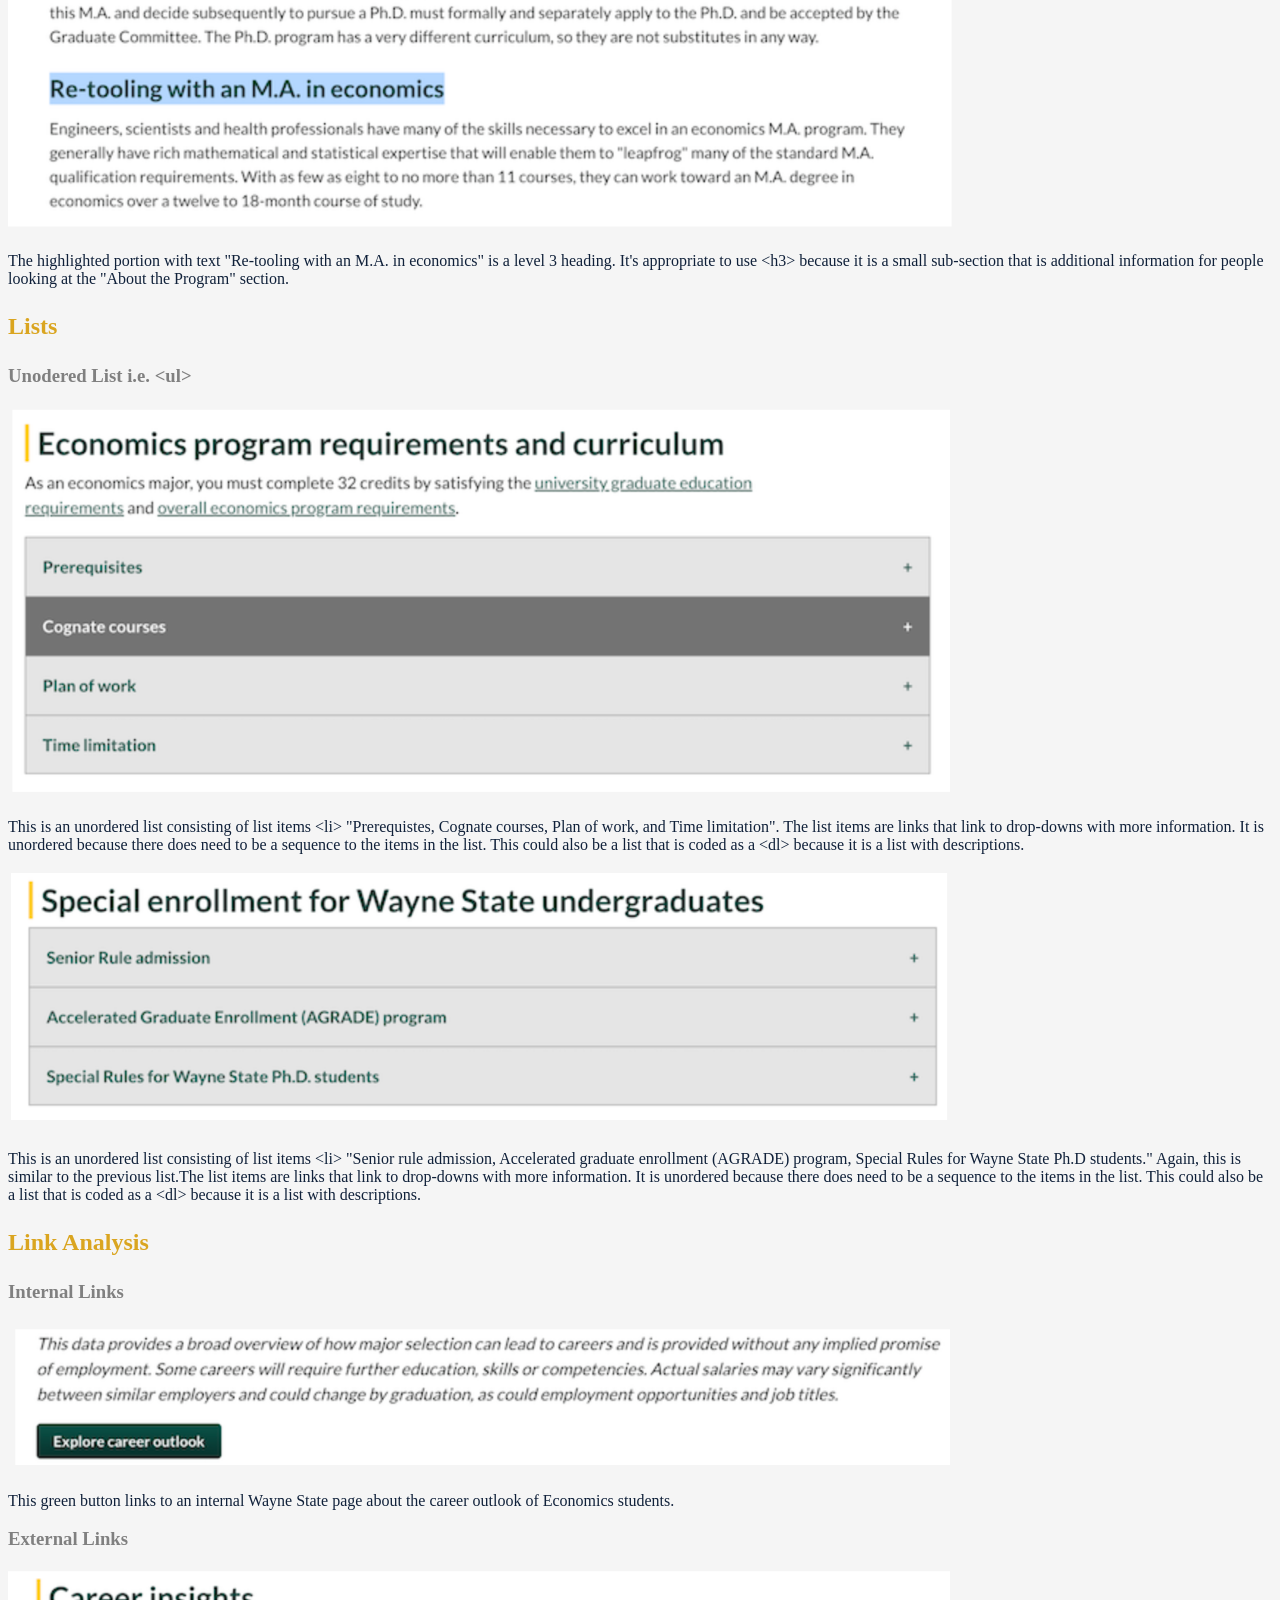
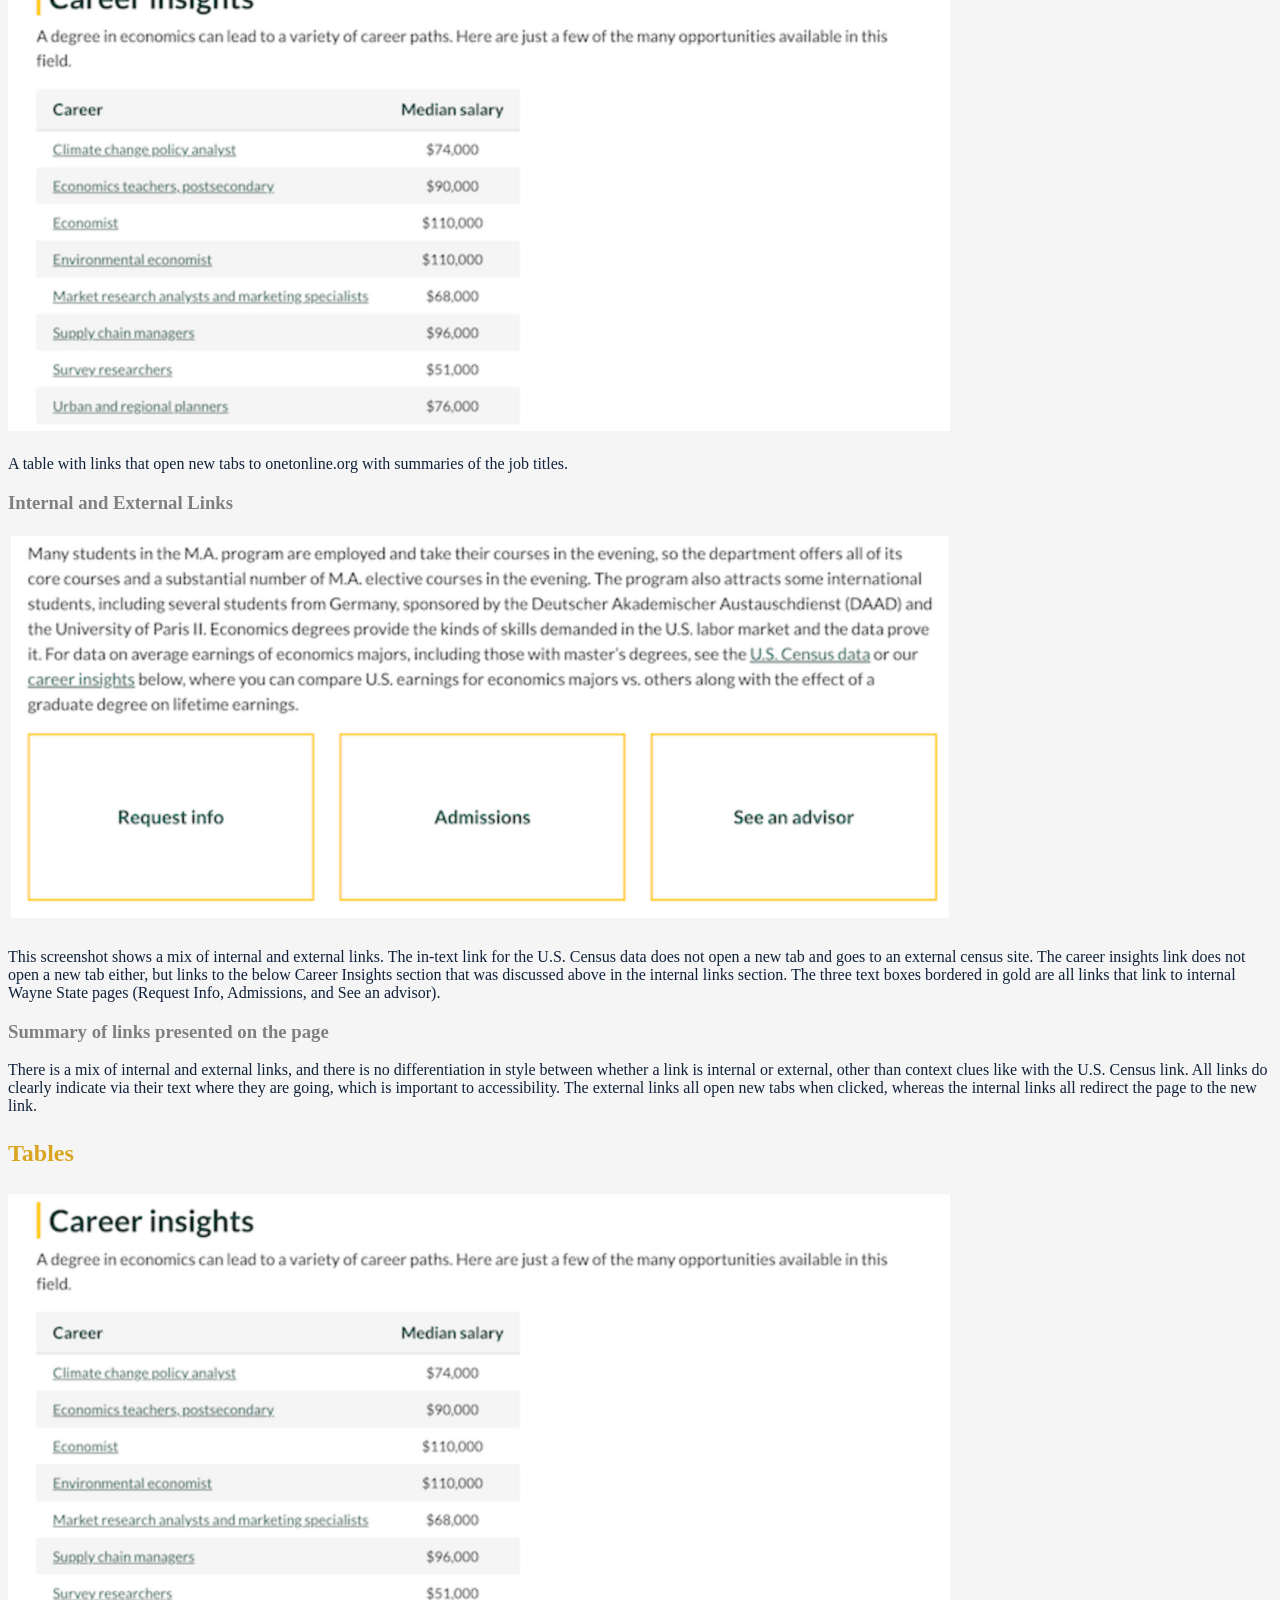
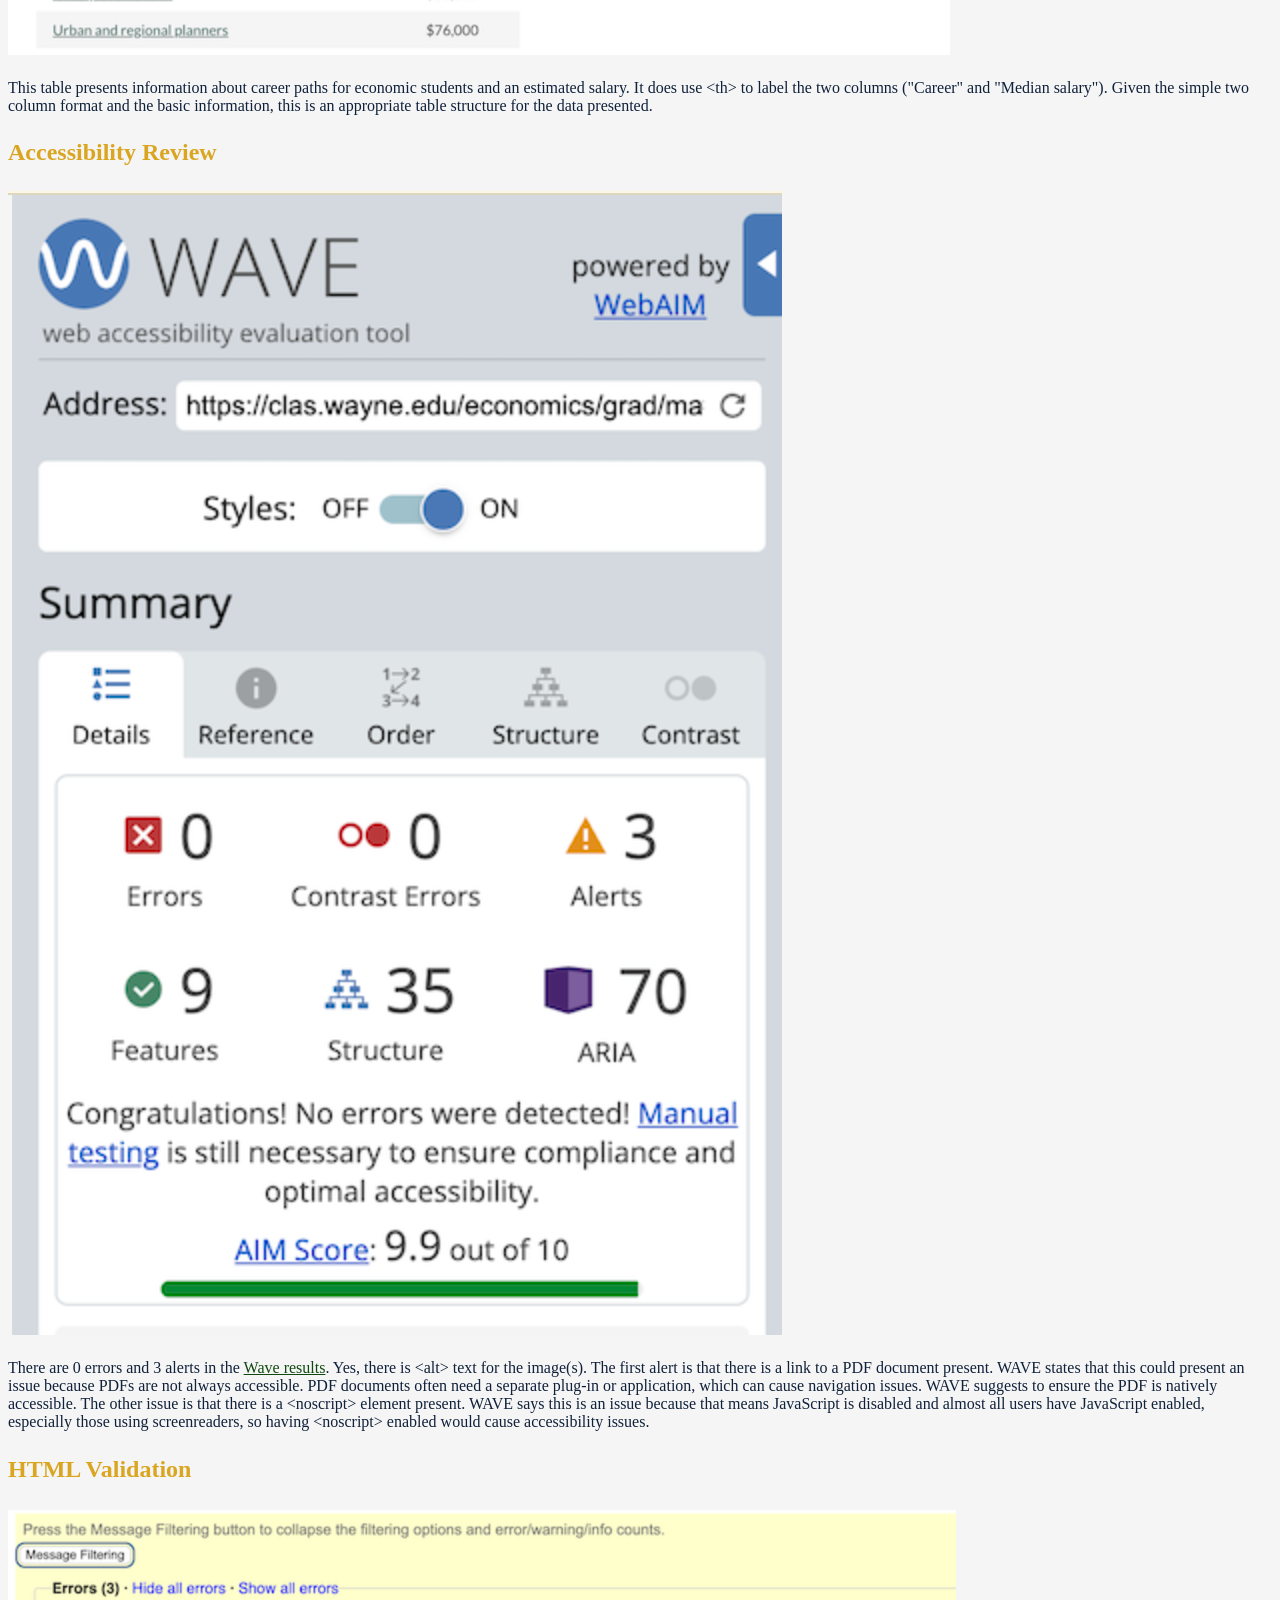
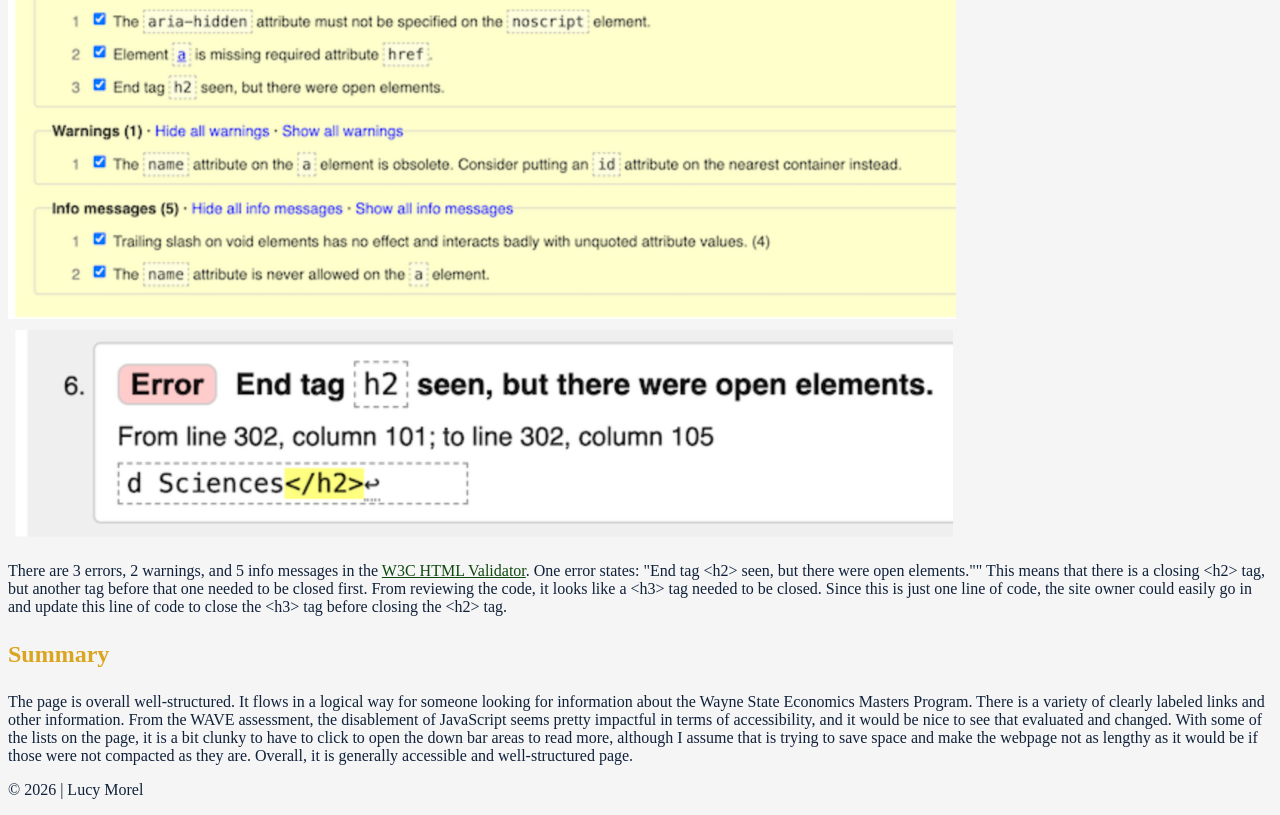
<file: research/index.html>
<!DOCTYPE html>
<html lang="en">

<head>     
    <link rel="stylesheet" href="css/styles.css">
    <title> Research Project </title> 
</head>
<body>
    <main>
    <h1> Research Project </h1> 
    <h2> Lucy Morel </h2>
        <section>
            <div>
                <h2> Page Selection </h2>
                <p><a href="https://clas.wayne.edu/economics/grad/ma" target="_blank"> Wayne State Masters in Economics Page </a></p>
                <p> I chose to select the page for the Wayne State Masters in Economics program because it met all criteria,
                but also had a lot of different information and sections to examine. It includes a clear header and footer. The page also includes
                multiple lists. There are a vareity of links, both internal and external.  There is at least one image, a main content area with body text, and at least three visible heading levels.
                My analysis will examine the following sections of the page: Site Header, Main Navigation, Primary Content, and the Page Footer. I will also examine the heading hierarchy, lists if present, and will include Link Analysis of external and internal links. I will also provide an Accessibility Review and HTML Validation, concluding with a summary. </p>
            </div>

            <div>
                <h2>Section-by-Section Layout Analysis </h2>
                <h3> Site Header </h3>
                <img src="images/main_header.jpg" alt="screenshot of the Wayne State Masters in Economics program's main header">
                <p> This is the site header, and you would use  &lt;header&gt; as the HTML semantic element. This is the heading for the entire page, so it is introducing the page to the viewer. It makes sense to use a block element like &lt;header&gt; here because it is the very top of the page.  </p>
                <h3> Main </h3>
                    <img src="images/body.jpg" alt="screenshot of the Wayne State Masters in Economics program page's main body section">
                <p> This is the &lt;main&gt; section of the page. I have highlighted the portion that is considered the main navigation area to contrast it with the other parts of the page in the screenshot. It is appropriate to use &lt;main&gt; block element because this section is the main content of the page and has the most relevant information for the viewer. </p>
                <h3> Navigation Section </h3>
                    <img src="images/nav.jpg" alt="screenshot of the Wayne State Masters in Economics program page's naviation section with links highlighted in blue">
                <p> To the left of the &lt;main&gt; section of the page is the navigation section with links. Using &lt;nav&gt; makes sense for this section because it is a navigation section that contains links to other relevant pages. </p>
                <h3> Page Footer </h3>
                    <img src="images/footer.jpg"  alt="screenshot of the footer of the Wayne State Masters in Economics program's page">
                <p> At the very bottom of the page is the footer. It is appropriate to use &lt;footer&gt; because this is the end of the page, the page's footer. </p>
                <h2>Heading Hierarchy </h2>
                <h3> &lt;h1&gt; </h3>
                <img src="images/header1.jpg" alt="screenshot of the Wayne State Masters in Economics program's main header">
                <p> This is a level 1 heading with the text "Master of Arts in Economics." This introduces the entire body text of the page, so it is the most important heading as everything else that follows is related. Therefore, it should be  an &lt;h1&gt; heading. </p>
                <h3> &lt;h2&gt; </h3>
                <img src="images/header2.jpg" alt="screenshot of the Wayne State Masters in Economics program's level two header with text 'About the Program'">
                <p> The highlighted portion with text "About the Program" is a level 2 heading. It's appropraite to use a &lt;h2&gt; heading because this heading introduces a subsection with text more about the program, which falls into the category of Masters in Economics. </p>
                <h3> Additional &lt;h2&gt; level headings </h3>
                <img src="images/header2_1.jpg" alt=" level 2 heading Funding">
                
                <img src="images/header2_2.jpg" alt=" level 2 heading Economics program requirements and curriculum">
                
                <img src="images/header2_3.jpg" alt="level 2 heading Special enrollment for Wayne State undergraduates">
            
                <img src ="images/header2_4.jpg" alt="level 2 heading Career insights"> <img src="images/contact.jpg" alt="level 2 heading Contact 💬">
                
                <p> The above are other examples of level 2 headings on the page. These are subsections that fall under the category of "Master of Arts in Economics" like "About the Program" does. </p>
                <h3> &lt;h3&gt;</h3>
                <img src="images/header3.jpg" alt="screenshot of the Wayne State Masters in Economics program's level two header with text 'Re-tooling with an M.A. in economics'">
                <p> The highlighted portion with text "Re-tooling with an M.A. in economics" is a level 3 heading. It's appropriate to use &lt;h3&gt; because it is a small sub-section that is additional information for people looking at the "About the Program" section. </p>
            </div>
            <div>
                <h2> Lists </h2>
                <h3> Unodered List i.e. &lt;ul&gt; </h3>
                <img src="images/list_ul.jpg" alt="Economics program requirements and curriculum unordered list">
                <p> This is an unordered list consisting of list items &lt;li&gt; "Prerequistes, Cognate courses, Plan of work, and Time limitation". The list items are links that link to drop-downs with more information. It is unordered because there does need to be a sequence to the items in the list. This could also be a list that is coded as a &lt;dl&gt; because it is a list with descriptions. </p>
                <img src="images/list2_ul.jpg" alt="Special enrollment for Wayne State undergraduates unordered list">
                <p> This is an unordered list consisting of list items &lt;li&gt; "Senior rule admission, Accelerated graduate enrollment (AGRADE) program, Special Rules for Wayne State Ph.D students." Again, this is similar to the previous list.The list items are links that link to drop-downs with more information. It is unordered because there does need to be a sequence to the items in the list. This could also be a list that is coded as a &lt;dl&gt; because it is a list with descriptions. </p>
                <h2> Link Analysis </h2>
                <h3> Internal Links </h3>
                <img src="images/internal_link2.jpg" alt="screenshot of green button that says Explore career outlook.">
                <p> This green button links to an internal Wayne State page about the career outlook of Economics students. </p>
                <h3>External Links </h3>
                <img src = "images/external_links.jpg" alt="screenshot of a table that has career and median salary information">
                <p> A table with links that open new tabs to onetonline.org with summaries of the job titles. </p>
                <h3> Internal and External Links </h3>
                <img src="images/internal_links.jpg" alt="screenshot of text discussing the M.A. program. There are three boxes below the text that are bordered in gold. ">
                <p> This screenshot shows a mix of internal and external links. The in-text link for the U.S. Census data does not open a new tab and goes to an external census site. The career insights link does not open a new tab either, but links to the below Career Insights section that was discussed above in the internal links section. The three text boxes bordered in gold are all links that link to internal Wayne State pages (Request Info, Admissions, and See an advisor). </p>
                <h3> Summary of links presented on the page </h3>
                <p> There is a mix of internal and external links, and there is no differentiation in style between whether a link is internal or external, other than context clues like with the U.S. Census link. All links do clearly indicate via their text where they are going, which is important to accessibility. The external links all open new tabs when clicked, whereas the internal links all redirect the page to the new link. </p>
                <h2> Tables </h2>
                <img src = "images/external_links.jpg" alt="screenshot of a table that has career and median salary information">
                <p>This table presents information about career paths for economic students and an estimated salary. It does use &lt;th&gt; to label the two columns ("Career" and "Median salary"). Given the simple two column format and the basic information, this is an appropriate table structure for the data presented. </p>
                <h2> Accessibility Review </h2>
                 <img src = "images/WAVE.jpg" alt="screenshot of WAVE results">
                 <p> There are 0 errors and 3 alerts in the <a href="https://wave.webaim.org/report#/https://clas.wayne.edu/economics/grad/ma#ci" target="_blank"> Wave results</a>. Yes, there is &lt;alt&gt; text for the image(s). The first alert is that there is a link to a PDF document present. WAVE states that this could present an issue because PDFs are not always accessible. PDF documents often need a separate plug-in or application, which can cause navigation issues. WAVE suggests to ensure the PDF is natively accessible. The other issue is that there is a &lt;noscript&gt; element present. WAVE says this is an issue because that means JavaScript is disabled and almost all users have JavaScript enabled, especially those using screenreaders, so having &lt;noscript&gt; enabled would cause accessibility issues. </p>
                <h2> HTML Validation </h2>                
                <img src="images/w3results.jpg" alt="screenshot of w3 results">
                <img src="images/error_example.jpg" alt="error example">
                <p> There are 3 errors, 2 warnings, and 5 info messages in the <a href="https://validator.w3.org/nu/?doc=https%3A%2F%2Fclas.wayne.edu%2Feconomics%2Fgrad%2Fma" target="_blank"> W3C HTML Validator</a>. One error states: "End tag &lt;h2&gt; seen, but there were open elements."" This means that there is a closing &lt;h2&gt; tag, but another tag before that one needed to be closed first. From reviewing the code, it looks like a &lt;h3&gt; tag needed to be closed. Since this is just one line of code, the site owner could easily go in and update this line of code to close the &lt;h3&gt; tag before closing the &lt;h2&gt; tag. </p>
                <h2> Summary </h2>
                <p> The page is overall well-structured. It flows in a logical way for someone looking for information about the Wayne State Economics Masters Program. There is a variety of clearly labeled links and other information. From the WAVE assessment, the disablement of JavaScript seems pretty impactful in terms of accessibility, and it would be nice to see that evaluated and changed. With some of the lists on the page, it is a bit clunky to have to click to open the down bar areas to read more, although I assume that is trying to save space and make the webpage not as lengthy as it would be if those were not compacted as they are. Overall, it is generally accessible and well-structured page.  </p>
            </div>
        </section>
    </main>
    <footer> <p>&copy; 2026 | Lucy Morel </p> 
    </footer>
    </body>
</html>
</file>
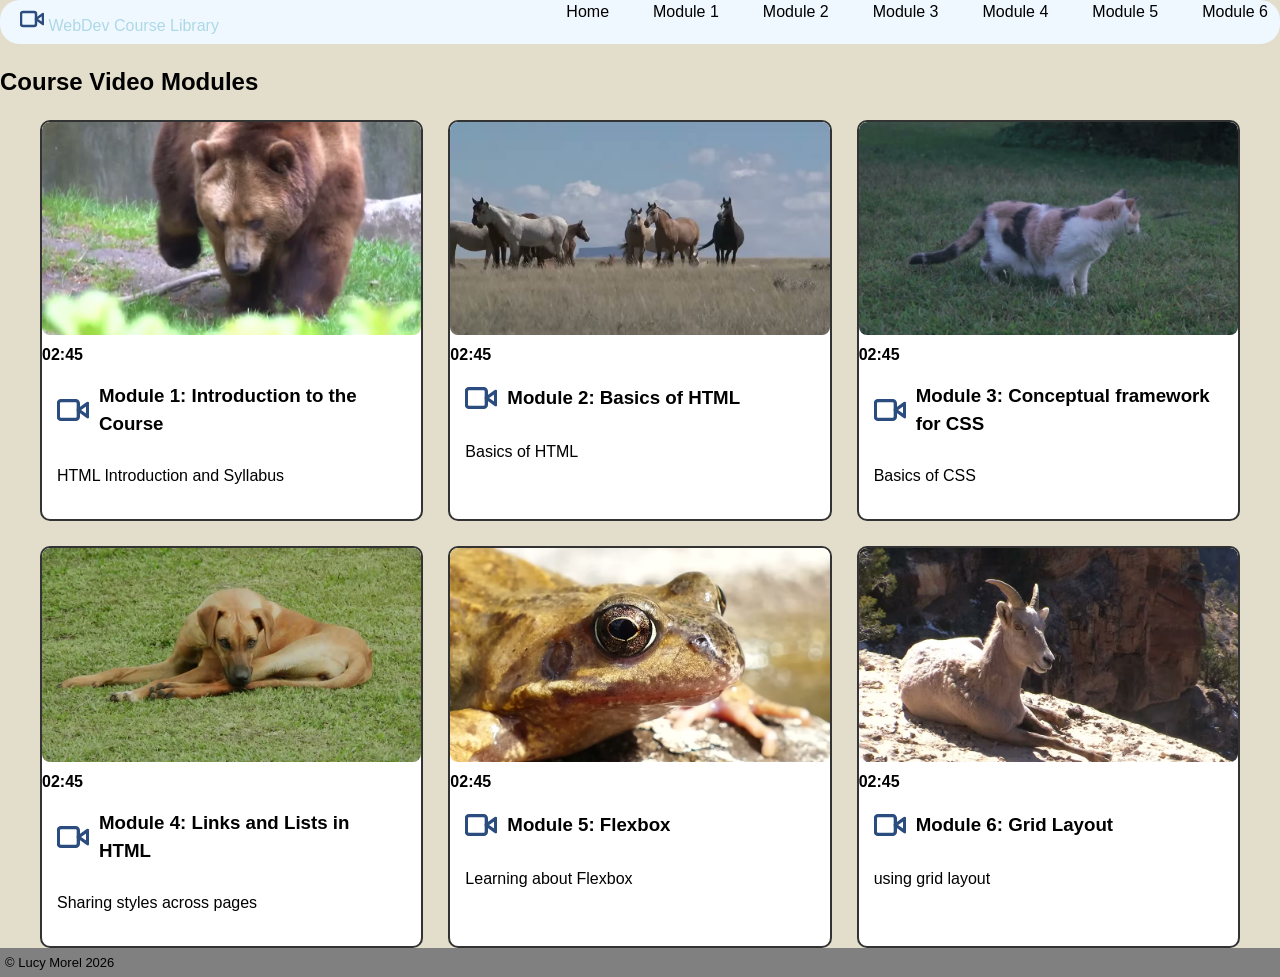
<file: responsive-video/index.html>
<!DOCTYPE html>
<html lang="en">
<head>
    <meta charset="UTF-8">
    <meta name="viewport" content="width=device-width, initial-scale=1.0">
    <meta name="description" content="Responsive Video Gallery">
    <title> Course Video Library | Responsive Design </title>
    <link rel="stylesheet" href="css/styles.css">
</head>
<body>


    <header class="site-header">
        <div class="header-container">
            <div class="site-branding">
                <img src = "assets/images/video-icon.svg" alt="WebDev icon" class="logo">
                <a href="index.html" class="nav-link"> WebDev Course Library</a>
                </div>
            <nav class="main-nav" aria-label="Main Navigation"> 
                <ul>
                    <li> <a href="index.html" class="nav-link active" aria-current="page"> Home </a></li>
                    <li> <a href="video1.html" class="nav-link"> Module 1 </a></li>
                    <li> <a href="video2.html" class="nav-link"> Module 2 </a></li>
                    <li> <a href="video3.html" class="nav-link"> Module 3 </a></li>
                    <li> <a href="video4.html" class="nav-link"> Module 4 </a></li>
                    <li> <a href="video5.html" class="nav-link"> Module 5 </a></li>
                    <li> <a href="video6.html" class="nav-link"> Module 6 </a></li>
                </ul>
            </nav>
        </div>
    </header>
            


<!--Main Website Content -->
<main id="main-content">

<!-- Playlist / Grid Gallery -->
<section aria-labelledby="gallery-title">
  <h2 id="gallery-title" class="gallery-section-title"> Course Video Modules </h2>

  <div class="gallery-grid">

<!--Video Card 1 -->
<a href="video1.html" class="video-card" aria-label="Play video: HTML Semantic Tags. Duration 2 minutes 45 seconds.">
    <div class="card-thumbnail-wrapper">
        <img src="assets/images/video-1-frame1.jpg" alt="HTML5 Semantic Tags presentation screen showing header, main and footer elements" class="card-icon" aria-hidden="true">
        <span class="video-badge" aria-hidden="true"> 02:45 </span> 
    </div>
    <div class="video-card-content">
        <div class="video-title">
                <img src = "assets/images/video-icon.svg" alt="Play Video">
            <h3> Module 1: Introduction to the Course </h3>
        </div>
        <p> HTML Introduction and Syllabus </p>

    </div>
    </a>

<!--Video Card 2 -->
   <a href="video2.html" class="video-card" aria-label="Play video: HTML Semantic Tags. Duration 2 minutes 45 seconds.">
    <div class="card-thumbnail-wrapper">
        <img src="assets/images/video-2-frame1.jpg" alt="HTML5 Semantic Tags presentation screenshowing header, main and footer elements" class="card-icon" aria-hidden="true">
        <span class="video-badge" aria-hidden="true"> 02:45 </span> 
    </div>
       <div class="video-card-content">
        <div class="video-title">
                <img src = "assets/images/video-icon.svg" alt="Play Video">
            <h3> Module 2: Basics of HTML </h3>
        </div>
        <p> Basics of HTML </p>
    </div>
    </a>
<!--VIdeo Card 3 -->
    <a href="video3.html" class="video-card" aria-label="Play video: HTML Semantic Tags. Duration 2 minutes 45 seconds.">
    <div class="card-thumbnail-wrapper">
        <img src="assets/images/video-3-frame1.jpg" alt="HTML5 Semantic Tags presentation screenshowing header, main and footer elements" class="card-icon" aria-hidden="true">
        <span class="video-badge" aria-hidden="true"> 02:45 </span> 
    </div>
     <div class="video-card-content">
        <div class="video-title">
                <img src = "assets/images/video-icon.svg" alt="Play Video">
            <h3> Module 3: Conceptual framework for CSS </h3>
        </div>
        <p> Basics of CSS </p>
    </div>
    </a>
<!--Video card 4-->
   <a href="video4.html" class="video-card" aria-label="Play video: HTML Semantic Tags. Duration 2 minutes 45 seconds.">
    <div class="card-thumbnail-wrapper">
        <img src="assets/images/video-4-frame1.jpg" alt="HTML5 Semantic Tags presentation screenshowing header, main and footer elements" class="card-icon" aria-hidden="true">
        <span class="video-badge" aria-hidden="true"> 02:45 </span> 
    </div>
      <div class="video-card-content">
        <div class="video-title">
                <img src = "assets/images/video-icon.svg" alt="Play Video">
            <h3> Module 4: Links and Lists in HTML </h3>
        </div>
        <p> Sharing styles across pages </p>
    </div>
    </a>
<!--Video Card 5 -->
   <a href="video5.html" class="video-card" aria-label="Play video: HTML Semantic Tags. Duration 2 minutes 45 seconds.">
    <div class="card-thumbnail-wrapper">
        <img src="assets/images/video-5-frame1.jpg" alt="HTML5 Semantic Tags presentation screenshowing header, main and footer elements" class="card-icon" aria-hidden="true">
        <span class="video-badge" aria-hidden="true"> 02:45 </span> 
    </div>
      <div class="video-card-content">
        <div class="video-title">
                <img src = "assets/images/video-icon.svg" alt="Play Video">
            <h3> Module 5: Flexbox </h3>
        </div>
        <p> Learning about Flexbox </p>
    </div>
</a>
<!--Video Card 6-->
   <a href="video6.html" class="video-card" aria-label="Play video: HTML Semantic Tags. Duration 2 minutes 45 seconds.">
    <div class="card-thumbnail-wrapper">
        <img src="assets/images/video-6-frame1.jpg" alt="HTML5 Semantic Tags presentation screenshowing header, main and footer elements" class="card-icon" aria-hidden="true">
        <span class="video-badge" aria-hidden="true"> 02:45 </span> 
    </div>
      <div class="video-card-content">
        <div class="video-title">
                <img src = "assets/images/video-icon.svg" alt="Play Video">
            <h3> Module 6: Grid Layout </h3>
        </div>
        <p> using grid layout </p>
    </div>
    </a>
</div>
</section>


</main>
<!--footer-->
    <section class="footer"> 
      <div class="item footer">
        <p id="copyright" class= "white right"> &copy; Lucy Morel 2026 </p>
      </div>
    </section>
</body>
</html>
</file>
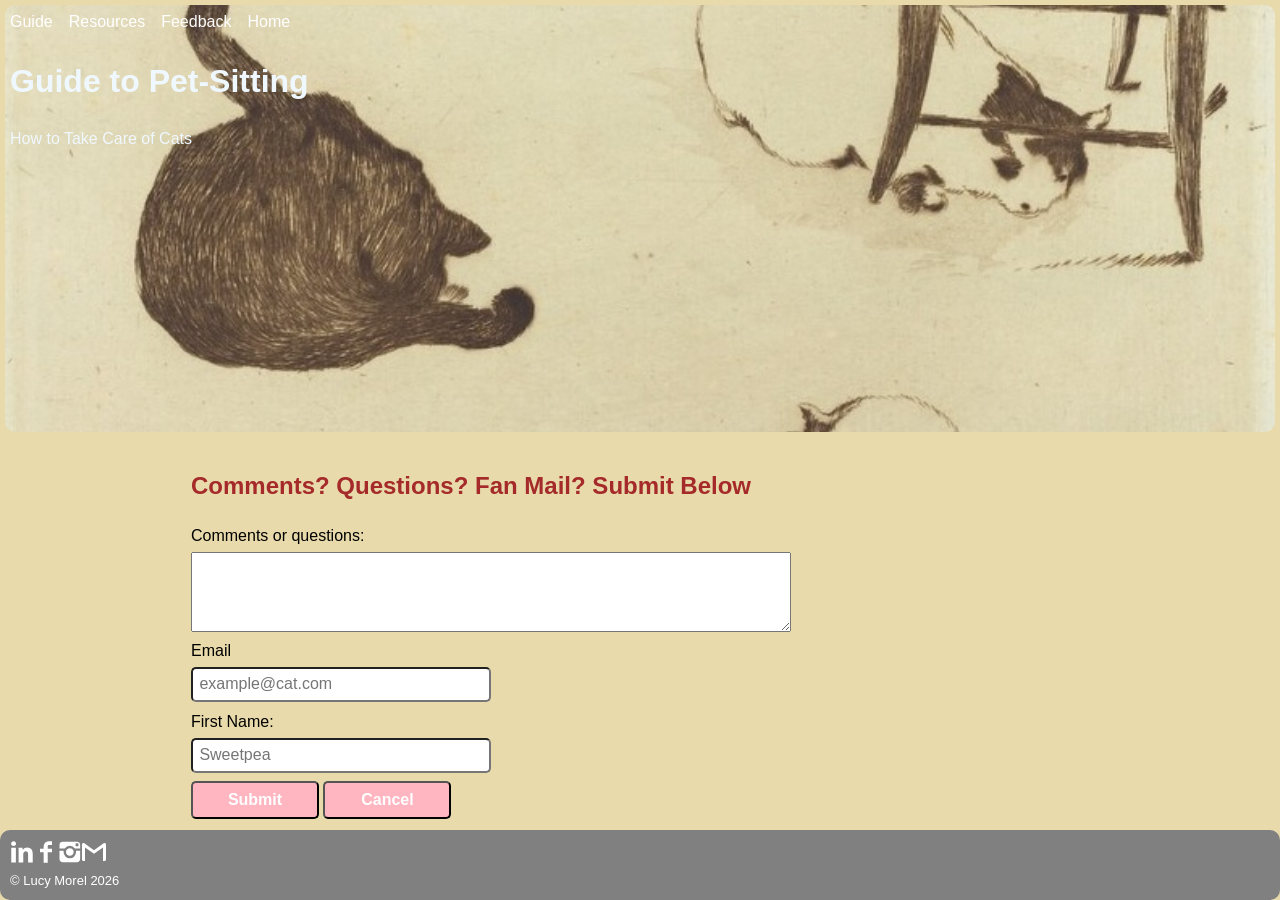
<file: guide/feedback.html>
<!DOCTYPE html>
<html lang="en">
<head>  
  <meta charset="UTF-8">
  <meta name="viewport" content="width=device-width, initial-scale=1.0">   
  <link rel="stylesheet" href="css/styles.css">
  <title> Feedback </title> 
</head>
<body class="guide-page">
<div class="grid-container complex-grid">
        <div class="item header"> 
            <nav>
                <a class="nav-link" href="guide.html"> Guide</a>
                <a class="nav-link" href="resources.html"> Resources </a>
                <a class="nav-link" href="feedback.html"> Feedback </a>
                <a class="nav-link" href="index.html"> Home </a>
            </nav>
            <h1> Guide to Pet-Sitting </h1>
            <p> How to Take Care of Cats </p>
        </div>
      
    </div>
     <div class="item featured"> 
    <main class="container">
    <h2> Comments? Questions? Fan Mail? Submit Below </h2>
    <form action="submit.html" method="post">
        <label for="comments"> Comments or questions: </label>
        <textarea id="comments" placeholder="Add your comments here." required> </textarea>
          <div>
            <label for="email"> Email </label>
            <input type="email" id="email" name="email" placeholder="example@cat.com" required >
        </div>
        <div>
            <label for="first_name"> First Name: </label>
            <input type="text" id="first_name" name="first_name" placeholder="Sweetpea"required>
        </div>
        <button type ="submit" class="button-styled button-primary"> Submit </button>
        <button type ="reset" class="button-styled button-danger"> Cancel</button>
    </form>
    </main>
  </div>

     <div class="item footer">
        <p>
          <a
            href="https://www.linkedin.com"
          >
            <svg
              version="1.1"
              xmlns="http://www.w3.org/2000/svg"
              width="32"
              height="32"
              viewBox="0 0 29 32"
              aria-labelledby="linkedin-icon"
            >
              <title id="linkedin-icon">LinkedIn</title>
              <path
                d="M6.528 4.864q0 1.28-0.928 2.176t-2.4 0.896q-1.408 0-2.304-0.896t-0.896-2.176q0-1.344 0.896-2.208t2.368-0.864 2.336 0.864 0.928 2.208zM0.192 30.144v-19.776h6.144v19.776h-6.144zM9.984 16.704q0-2.752-0.128-6.336h5.312l0.32 2.752h0.128q1.92-3.2 6.080-3.2 3.2 0 5.152 2.144t1.952 6.368v11.712h-6.144v-10.944q0-4.288-3.136-4.288-2.24 0-3.136 2.304-0.192 0.384-0.192 1.536v11.392h-6.208v-13.44z"
              ></path>
            </svg>
          </a>
          <a
            href="https://www.facebook.com/"
          >
            <svg
              version="1.1"
              xmlns="http://www.w3.org/2000/svg"
              viewBox="0 0 16 32"
              width="32"
              height="32"
              aria-labelledby="facebook-icon"
            >
              <title id="facebook-icon">Facebook</title>
              <path
                d="M16 6.592h-4.544q-0.448 0-0.8 0.48t-0.352 1.184v3.264h5.696v4.736h-5.696v14.144h-5.44v-14.144h-4.864v-4.736h4.864v-2.752q0-3.008 1.888-5.088t4.704-2.080h4.544v4.992z"
              ></path>
            </svg>
          </a>
          <a href="https://www.instagram.com/sweetpea.paradise/">
            <svg
              version="1.1"
              xmlns="http://www.w3.org/2000/svg"
              width="32"
              height="32"
              viewBox="0 0 28 32"
              aria-labelledby="instagram-icon"
            >
              <title id="instagram-icon">Instagram</title>
              <path
                d="M22.080 16q0-0.832-0.192-1.6h5.632v11.008q0 1.792-1.248 3.072t-3.040 1.28h-18.944q-1.792 0-3.040-1.28t-1.248-3.072v-11.008h5.568q-0.128 1.024-0.128 1.6 0 3.392 2.432 5.856t5.888 2.464q3.392 0 5.856-2.464t2.464-5.856zM23.232 2.24q1.792 0 3.040 1.248t1.248 3.040v4.672h-6.976q-2.496-3.52-6.784-3.52-4.416 0-6.784 3.52h-6.976v-4.672q0-1.792 1.248-3.040t3.040-1.248h18.944zM25.28 7.552v-2.304q0-0.768-0.768-0.768h-2.304q-0.768 0-0.768 0.768v2.304q0 0.256 0.224 0.512t0.544 0.256h2.304q0.768 0 0.768-0.768zM18.88 16q0 2.112-1.504 3.616t-3.616 1.504-3.616-1.504-1.504-3.616q0-2.176 1.504-3.648t3.616-1.472 3.616 1.472 1.504 3.648z"
              ></path>
            </svg>
          </a>
          <a href="mailto:hv9424@wayne.edu">
            <svg
              aria-labelledby="simpleicons-gmail-icon"
              role="img"
              viewBox="0 0 24 24"
              width="32"
              height="32"
              xmlns="http://www.w3.org/2000/svg"
            >
              <title id="simpleicons-gmail-icon">Gmail icon</title>
              <path
                d="M24 4.5v15c0 .85-.65 1.5-1.5 1.5H21V7.387l-9 6.463-9-6.463V21H1.5C.649 21 0 20.35 0 19.5v-15c0-.425.162-.8.431-1.068C.7 3.16 1.076 3 1.5 3H2l10 7.25L22 3h.5c.425 0 .8.162 1.069.432.27.268.431.643.431 1.068z"
              />
            </svg>
          </a>
        </p>
        <p id="copyright" class= "white right"> &copy; Lucy Morel 2026 </p>
      </div>
    </div>
    </body>
</html>
</file>
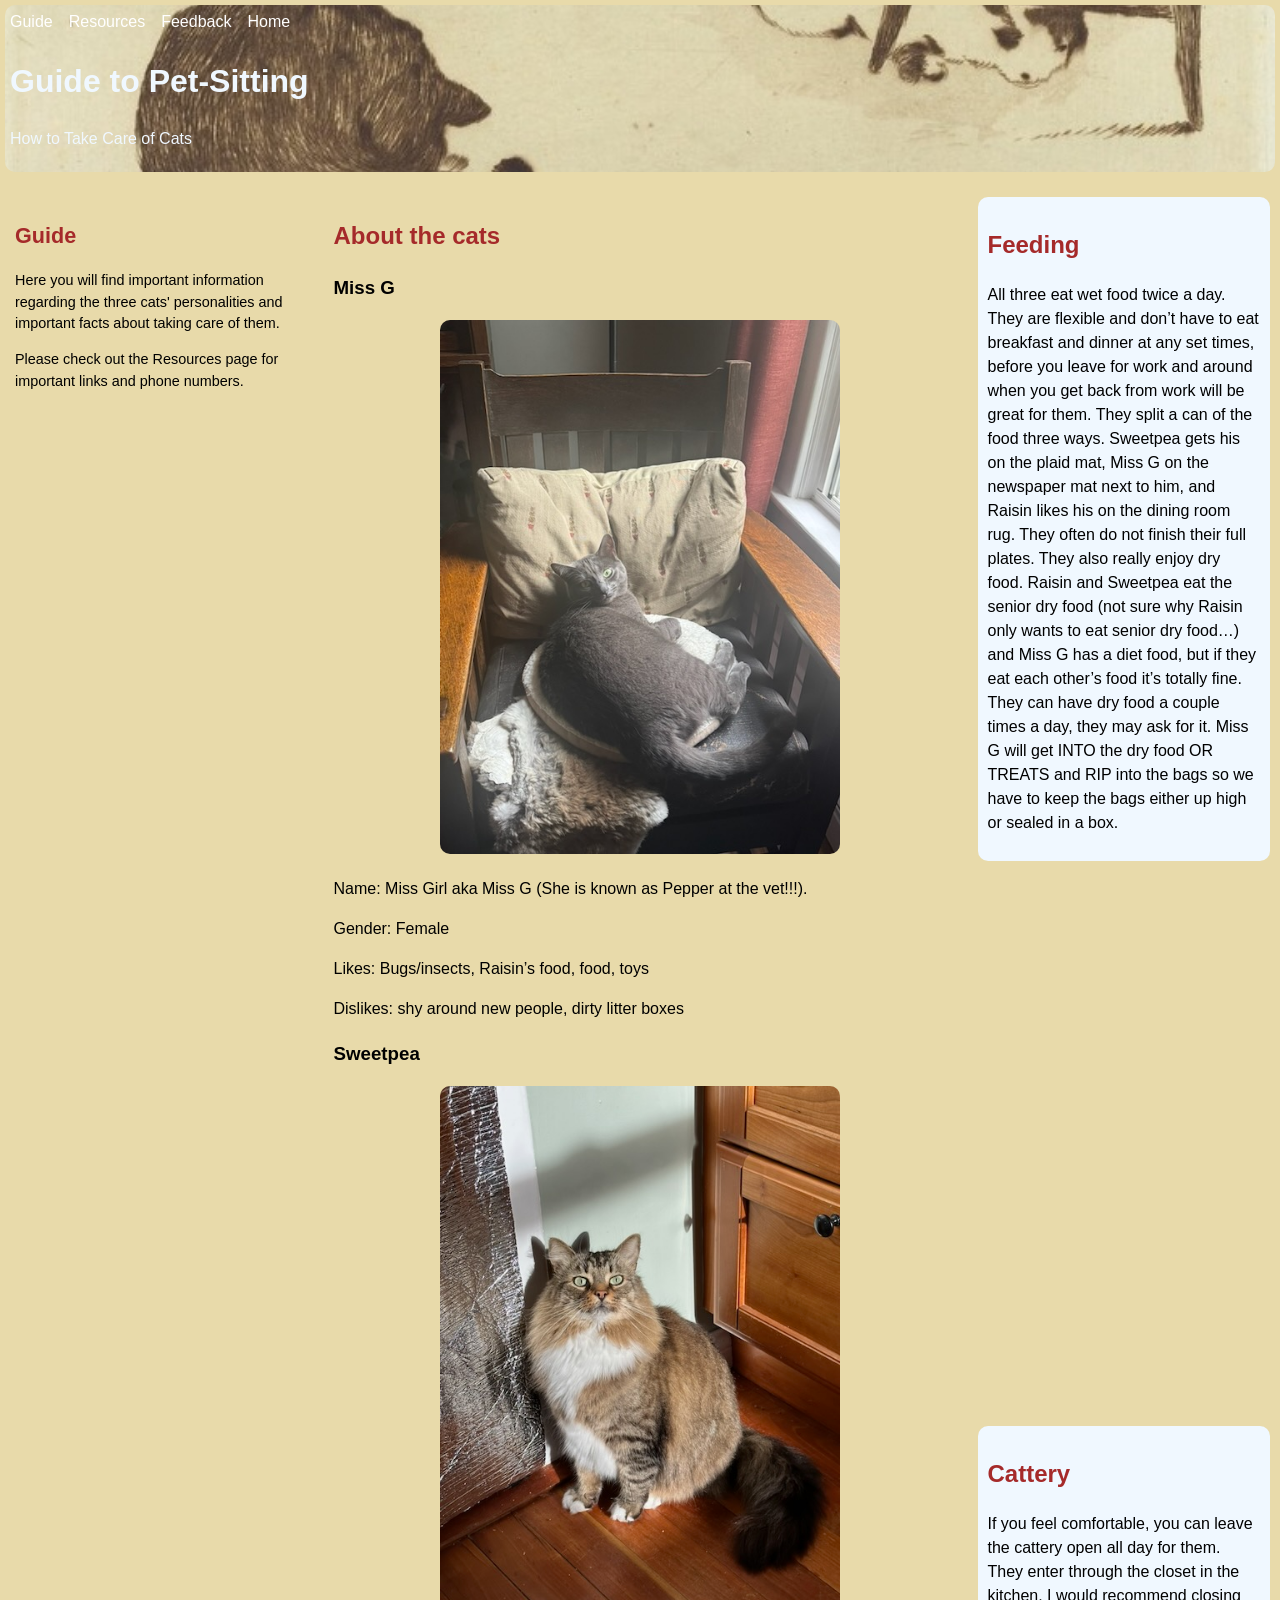
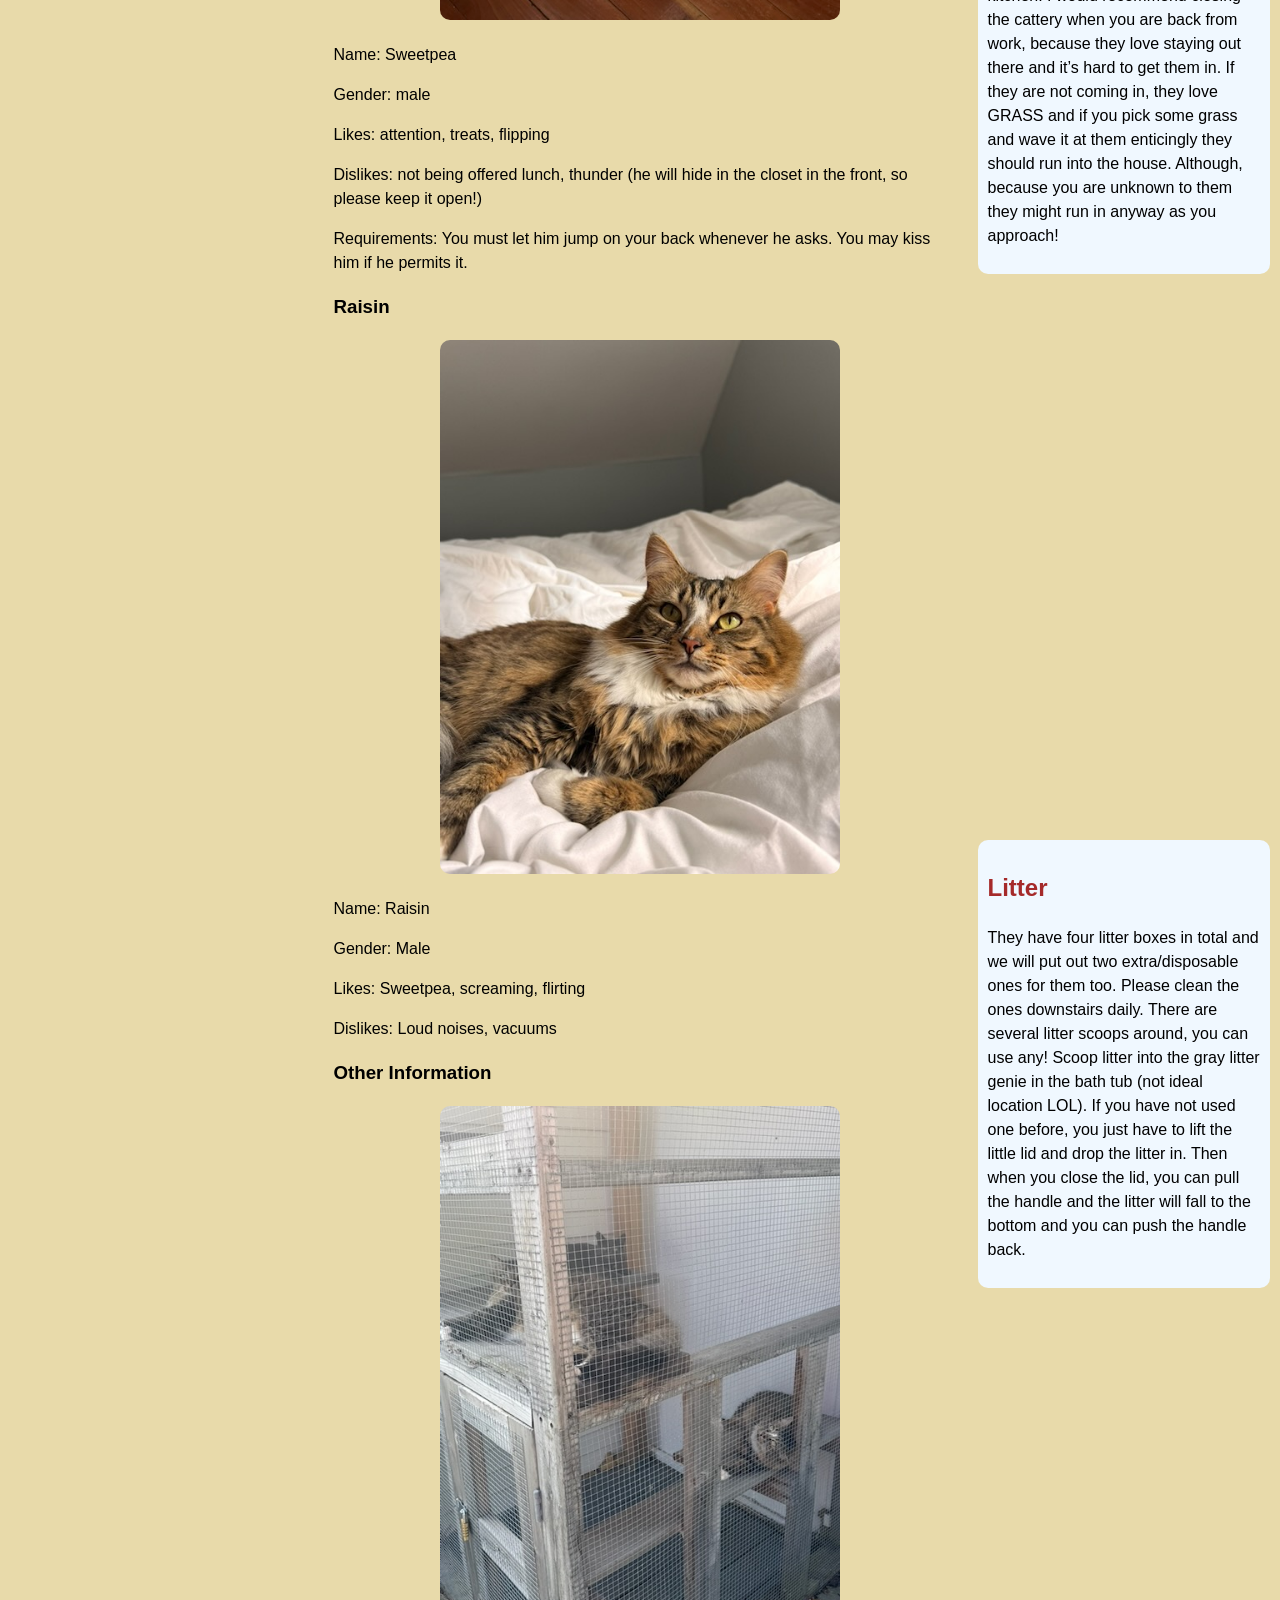
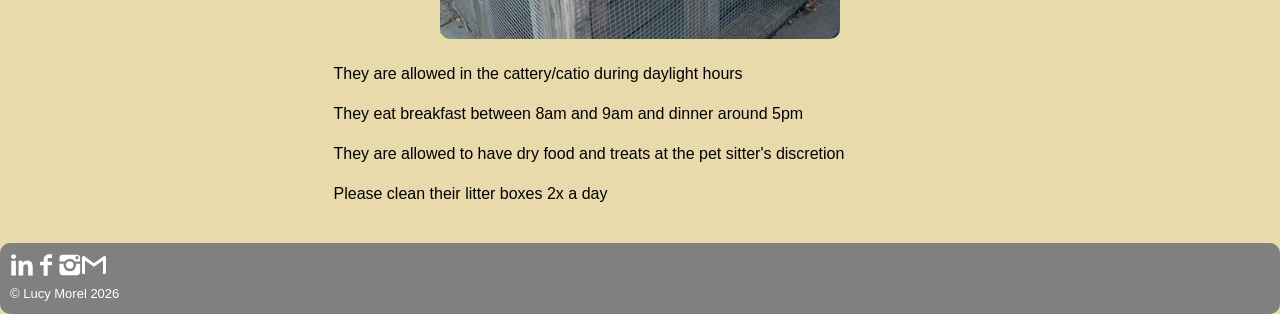
<file: guide/guide.html>
<!DOCTYPE html>
<html lang="en">
<head>  
  <meta charset="UTF-8">
  <meta name="viewport" content="width=device-width, initial-scale=1.0">   
  <link rel="stylesheet" href="css/styles.css">
  <title> Guide </title> 
</head>
<body class="guide-page">
<div class="grid-container complex-grid">
        <div class="item header"> 
            <nav>
                <a class="nav-link" href="guide.html"> Guide</a>
                <a class="nav-link" href="resources.html"> Resources </a>
                <a class="nav-link" href="feedback.html"> Feedback </a>
                <a class="nav-link" href="index.html"> Home </a>
            </nav>
            <h1> Guide to Pet-Sitting </h1>
            <p> How to Take Care of Cats </p>
        </div>

    <div class="item sidebar">  
    <h2> Guide </h2>
    <p> Here you will find important information regarding the three cats' personalities and important facts about taking care of them.</p>
    <p> Please check out the Resources page for important links and phone numbers. </p>
    </div>

  <div class="item featured"> 
    <main class="container">
        <h2> About the cats </h2>
        <h3>Miss G </h3>
        <div class="image-container">
           <img src="images/IMG_8884.jpeg" alt="Miss G">  
        </div>
        <p>Name: Miss Girl aka Miss G (She is known as Pepper at the vet!!!).</p>
        <p>Gender: Female </p>
        <p> Likes: Bugs/insects, Raisin’s food, food, toys </p>
        <p> Dislikes: shy around new people, dirty litter boxes </p>
    
   
        <h3>Sweetpea </h3>
        <div class="image-container"> 
          <img src="images/IMG_4502.jpeg" alt="Sweetpea">
        </div>
        <p>Name: Sweetpea </p>
        <p> Gender: male </p>
        <p> Likes: attention, treats, flipping </p>
        <p> Dislikes: not being offered lunch, thunder (he will hide in the closet in the front, so please keep it open!) </p>
        <p> Requirements: You must let him jump on your back whenever he asks. You may kiss him if he permits it.</p>
    

        <h3>Raisin</h3>
          <div class="image-container"> 
            <img src="images/IMG_0068.jpeg" alt="Raisin"> 
          </div> 
        <p>Name: Raisin </p>
        <p> Gender: Male </p>
        <p> Likes: Sweetpea, screaming, flirting </p>
        <p> Dislikes: Loud noises, vacuums </p>

 
        <h3>Other Information </h3>
          <div class="image-container"> 
            <img src="images/IMG_8887.jpeg" alt="cattery">
          </div> 
        <p> They are allowed in the cattery/catio during daylight hours </p>
        <p> They eat breakfast between 8am and 9am and dinner around 5pm </p>
        <p> They are allowed to have dry food and treats at the pet sitter's discretion </p>
        <p> Please clean their litter boxes 2x a day </p>
    </main>
  </div>

 <div class="item">
  <article> <h2> Feeding </h2>
        <p> All three eat wet food twice a day. They are flexible and don’t have to eat breakfast and dinner at any set times, before you leave for work and around when you get back from work will be great for them. They split a can of the food three ways. Sweetpea gets his on the plaid mat, Miss G on the newspaper mat next to him, and Raisin likes his on the dining room rug. They often do not finish their full plates. 
They also really enjoy dry food. Raisin and Sweetpea eat the senior dry food (not sure why Raisin only wants to eat senior dry food…) and Miss G has a diet food, but if they eat each other’s food it’s totally fine. They can have dry food a couple times a day, they may ask for it. 
Miss G will get INTO the dry food OR TREATS and RIP into the bags so we have to keep the bags either up high or sealed in a box.
</p></article> </div>
 <div class="item">
  <article><h2> Cattery </h2> <p> If you feel comfortable, you can leave the cattery open all day for them. They enter through the closet in the kitchen. I would recommend closing the cattery when you are back from work, because they love staying out there and it’s hard to get them in. If they are not coming in, they love GRASS and if you pick some grass and wave it at them enticingly they should run into the house. Although, because you are unknown to them they might run in anyway as you approach!
 </p></article></div>
  <div class="item">
  <article><h2> Litter </h2> <p> They have four litter boxes in total and we will put out two extra/disposable ones for them too. Please clean the ones downstairs daily. There are several litter scoops around, you can use any! Scoop litter into the gray litter genie in the bath tub (not ideal location LOL). If you have not used one before, you just have to lift the little lid and drop the litter in. Then when you close the lid, you can pull the handle and the litter will fall to the bottom and you can push the handle back. 
 </p></article></div>
  

    <div class="item footer">
        <p>
          <a
            href="https://www.linkedin.com"
          >
            <svg
              version="1.1"
              xmlns="http://www.w3.org/2000/svg"
              width="32"
              height="32"
              viewBox="0 0 29 32"
              aria-labelledby="linkedin-icon"
            >
              <title id="linkedin-icon">LinkedIn</title>
              <path
                d="M6.528 4.864q0 1.28-0.928 2.176t-2.4 0.896q-1.408 0-2.304-0.896t-0.896-2.176q0-1.344 0.896-2.208t2.368-0.864 2.336 0.864 0.928 2.208zM0.192 30.144v-19.776h6.144v19.776h-6.144zM9.984 16.704q0-2.752-0.128-6.336h5.312l0.32 2.752h0.128q1.92-3.2 6.080-3.2 3.2 0 5.152 2.144t1.952 6.368v11.712h-6.144v-10.944q0-4.288-3.136-4.288-2.24 0-3.136 2.304-0.192 0.384-0.192 1.536v11.392h-6.208v-13.44z"
              ></path>
            </svg>
          </a>
          <a
            href="https://www.facebook.com/"
          >
            <svg
              version="1.1"
              xmlns="http://www.w3.org/2000/svg"
              viewBox="0 0 16 32"
              width="32"
              height="32"
              aria-labelledby="facebook-icon"
            >
              <title id="facebook-icon">Facebook</title>
              <path
                d="M16 6.592h-4.544q-0.448 0-0.8 0.48t-0.352 1.184v3.264h5.696v4.736h-5.696v14.144h-5.44v-14.144h-4.864v-4.736h4.864v-2.752q0-3.008 1.888-5.088t4.704-2.080h4.544v4.992z"
              ></path>
            </svg>
          </a>
          <a href="https://www.instagram.com/sweetpea.paradise/">
            <svg
              version="1.1"
              xmlns="http://www.w3.org/2000/svg"
              width="32"
              height="32"
              viewBox="0 0 28 32"
              aria-labelledby="instagram-icon"
            >
              <title id="instagram-icon">Instagram</title>
              <path
                d="M22.080 16q0-0.832-0.192-1.6h5.632v11.008q0 1.792-1.248 3.072t-3.040 1.28h-18.944q-1.792 0-3.040-1.28t-1.248-3.072v-11.008h5.568q-0.128 1.024-0.128 1.6 0 3.392 2.432 5.856t5.888 2.464q3.392 0 5.856-2.464t2.464-5.856zM23.232 2.24q1.792 0 3.040 1.248t1.248 3.040v4.672h-6.976q-2.496-3.52-6.784-3.52-4.416 0-6.784 3.52h-6.976v-4.672q0-1.792 1.248-3.040t3.040-1.248h18.944zM25.28 7.552v-2.304q0-0.768-0.768-0.768h-2.304q-0.768 0-0.768 0.768v2.304q0 0.256 0.224 0.512t0.544 0.256h2.304q0.768 0 0.768-0.768zM18.88 16q0 2.112-1.504 3.616t-3.616 1.504-3.616-1.504-1.504-3.616q0-2.176 1.504-3.648t3.616-1.472 3.616 1.472 1.504 3.648z"
              ></path>
            </svg>
          </a>
          <a href="mailto:hv9424@wayne.edu">
            <svg
              aria-labelledby="simpleicons-gmail-icon"
              role="img"
              viewBox="0 0 24 24"
              width="32"
              height="32"
              xmlns="http://www.w3.org/2000/svg"
            >
              <title id="simpleicons-gmail-icon">Gmail icon</title>
              <path
                d="M24 4.5v15c0 .85-.65 1.5-1.5 1.5H21V7.387l-9 6.463-9-6.463V21H1.5C.649 21 0 20.35 0 19.5v-15c0-.425.162-.8.431-1.068C.7 3.16 1.076 3 1.5 3H2l10 7.25L22 3h.5c.425 0 .8.162 1.069.432.27.268.431.643.431 1.068z"
              />
            </svg>
          </a>
        </p>
        <p id="copyright" class= "white right"> &copy; Lucy Morel 2026 </p>
      </div>
    </div>
    </body>
</html>
</file>
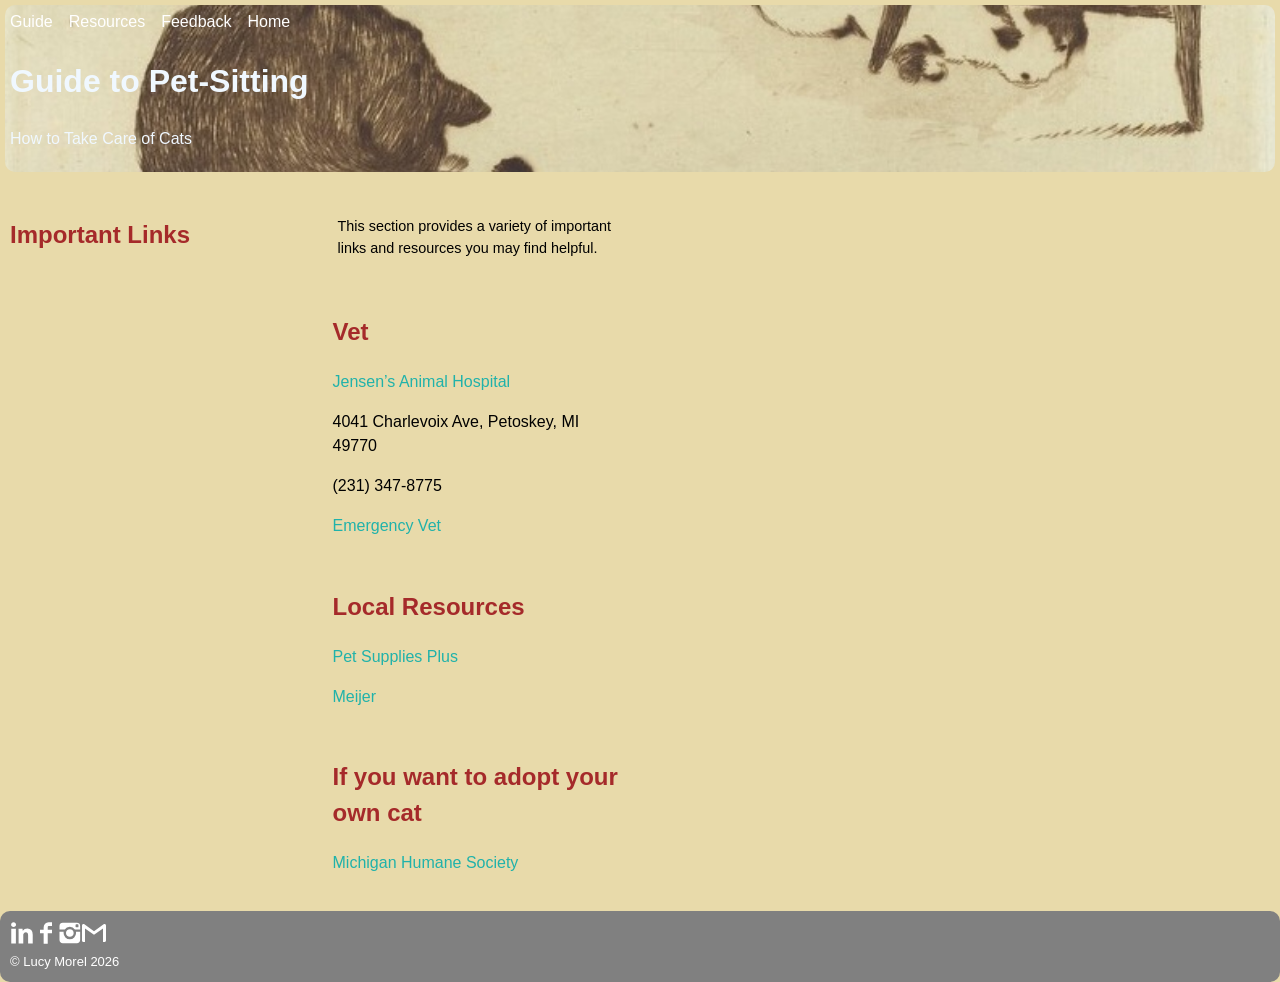
<file: guide/resources.html>
<!DOCTYPE html>
<html lang="en">
<head>  
  <meta charset="UTF-8">
  <meta name="viewport" content="width=device-width, initial-scale=1.0">   
  <link rel="stylesheet" href="css/styles.css">
  <title> Resources </title> 
</head>
<body class="guide-page">
<div class="grid-container complex-grid">
        <div class="item header"> 
            <nav>
                <a class="nav-link" href="guide.html"> Guide</a>
                <a class="nav-link" href="resources.html"> Resources </a>
                <a class="nav-link" href="feedback.html"> Feedback </a>
                <a class="nav-link" href="index.html"> Home </a>
            </nav>
            <h1> Guide to Pet-Sitting </h1>
            <p> How to Take Care of Cats </p>
        </div>


<section>
  <div class="item">
  <h2> Important Links </h2>
  </div>
</section>

<section>
  <div class="item sidebar"> 
  <p> This section provides a variety of important links and resources you may find helpful. </p>  
  </div>
  <div class="item">
    <h2> Vet </h2>
      <p> <a href="https://jensensanimalhospital.com/" target="_blank"> Jensen’s Animal Hospital </a> </p>
      <p> 4041 Charlevoix Ave, Petoskey, MI 49770 </p>
      <p> (231) 347-8775 </p>
      <p> <a href="https://bayareapethospitals.com/" target="_blank"> Emergency Vet </a></p>   
  </div>
  <div class="item">
    <h2> Local Resources </h2> 
        <p> <a href="https://www.petsuppliesplus.com/store/mi/petoskey/0177" target="_blank"> Pet Supplies Plus </a></p>  
        <p> <a href="https://www.meijer.com/?gclsrc=aw.ds&&cmpid=PMAX:LIA:20459226622:::Google&gad_source=1&gad_campaignid=20459236492&gbraid=0AAAAADixm5CEXWgY0kf7vrY-mckbGKDJz&gclid=Cj0KCQjwjb3SBhDgARIsAMKiWziaEfb_7WK3TzQOG57JpXDS5QTR7zcl5WS3WPZlJ09KVmD2XArb16kaAjNCEALw_wcB/" target="_blank"> Meijer </a></p>  
  </div>
  <div class="item">
    <h2> If you want to adopt your own cat </h2> 
  <p> <a href="https://www.michiganhumane.org/adoption-process/" target = "_blank"> Michigan Humane Society </a> </p>
  </div>
</section>


    <div class="item footer">
        <p>
          <a
            href="https://www.linkedin.com"
          >
            <svg
              version="1.1"
              xmlns="http://www.w3.org/2000/svg"
              width="32"
              height="32"
              viewBox="0 0 29 32"
              aria-labelledby="linkedin-icon"
            >
              <title id="linkedin-icon">LinkedIn</title>
              <path
                d="M6.528 4.864q0 1.28-0.928 2.176t-2.4 0.896q-1.408 0-2.304-0.896t-0.896-2.176q0-1.344 0.896-2.208t2.368-0.864 2.336 0.864 0.928 2.208zM0.192 30.144v-19.776h6.144v19.776h-6.144zM9.984 16.704q0-2.752-0.128-6.336h5.312l0.32 2.752h0.128q1.92-3.2 6.080-3.2 3.2 0 5.152 2.144t1.952 6.368v11.712h-6.144v-10.944q0-4.288-3.136-4.288-2.24 0-3.136 2.304-0.192 0.384-0.192 1.536v11.392h-6.208v-13.44z"
              ></path>
            </svg>
          </a>
          <a
            href="https://www.facebook.com/"
          >
            <svg
              version="1.1"
              xmlns="http://www.w3.org/2000/svg"
              viewBox="0 0 16 32"
              width="32"
              height="32"
              aria-labelledby="facebook-icon"
            >
              <title id="facebook-icon">Facebook</title>
              <path
                d="M16 6.592h-4.544q-0.448 0-0.8 0.48t-0.352 1.184v3.264h5.696v4.736h-5.696v14.144h-5.44v-14.144h-4.864v-4.736h4.864v-2.752q0-3.008 1.888-5.088t4.704-2.080h4.544v4.992z"
              ></path>
            </svg>
          </a>
          <a href="https://www.instagram.com/sweetpea.paradise/">
            <svg
              version="1.1"
              xmlns="http://www.w3.org/2000/svg"
              width="32"
              height="32"
              viewBox="0 0 28 32"
              aria-labelledby="instagram-icon"
            >
              <title id="instagram-icon">Instagram</title>
              <path
                d="M22.080 16q0-0.832-0.192-1.6h5.632v11.008q0 1.792-1.248 3.072t-3.040 1.28h-18.944q-1.792 0-3.040-1.28t-1.248-3.072v-11.008h5.568q-0.128 1.024-0.128 1.6 0 3.392 2.432 5.856t5.888 2.464q3.392 0 5.856-2.464t2.464-5.856zM23.232 2.24q1.792 0 3.040 1.248t1.248 3.040v4.672h-6.976q-2.496-3.52-6.784-3.52-4.416 0-6.784 3.52h-6.976v-4.672q0-1.792 1.248-3.040t3.040-1.248h18.944zM25.28 7.552v-2.304q0-0.768-0.768-0.768h-2.304q-0.768 0-0.768 0.768v2.304q0 0.256 0.224 0.512t0.544 0.256h2.304q0.768 0 0.768-0.768zM18.88 16q0 2.112-1.504 3.616t-3.616 1.504-3.616-1.504-1.504-3.616q0-2.176 1.504-3.648t3.616-1.472 3.616 1.472 1.504 3.648z"
              ></path>
            </svg>
          </a>
          <a href="mailto:hv9424@wayne.edu">
            <svg
              aria-labelledby="simpleicons-gmail-icon"
              role="img"
              viewBox="0 0 24 24"
              width="32"
              height="32"
              xmlns="http://www.w3.org/2000/svg"
            >
              <title id="simpleicons-gmail-icon">Gmail icon</title>
              <path
                d="M24 4.5v15c0 .85-.65 1.5-1.5 1.5H21V7.387l-9 6.463-9-6.463V21H1.5C.649 21 0 20.35 0 19.5v-15c0-.425.162-.8.431-1.068C.7 3.16 1.076 3 1.5 3H2l10 7.25L22 3h.5c.425 0 .8.162 1.069.432.27.268.431.643.431 1.068z"
              />
            </svg>
          </a>
        </p>
        <p id="copyright" class= "white right"> &copy; Lucy Morel 2026 </p>
      </div>
    </div>
    </body>
</html>
</file>
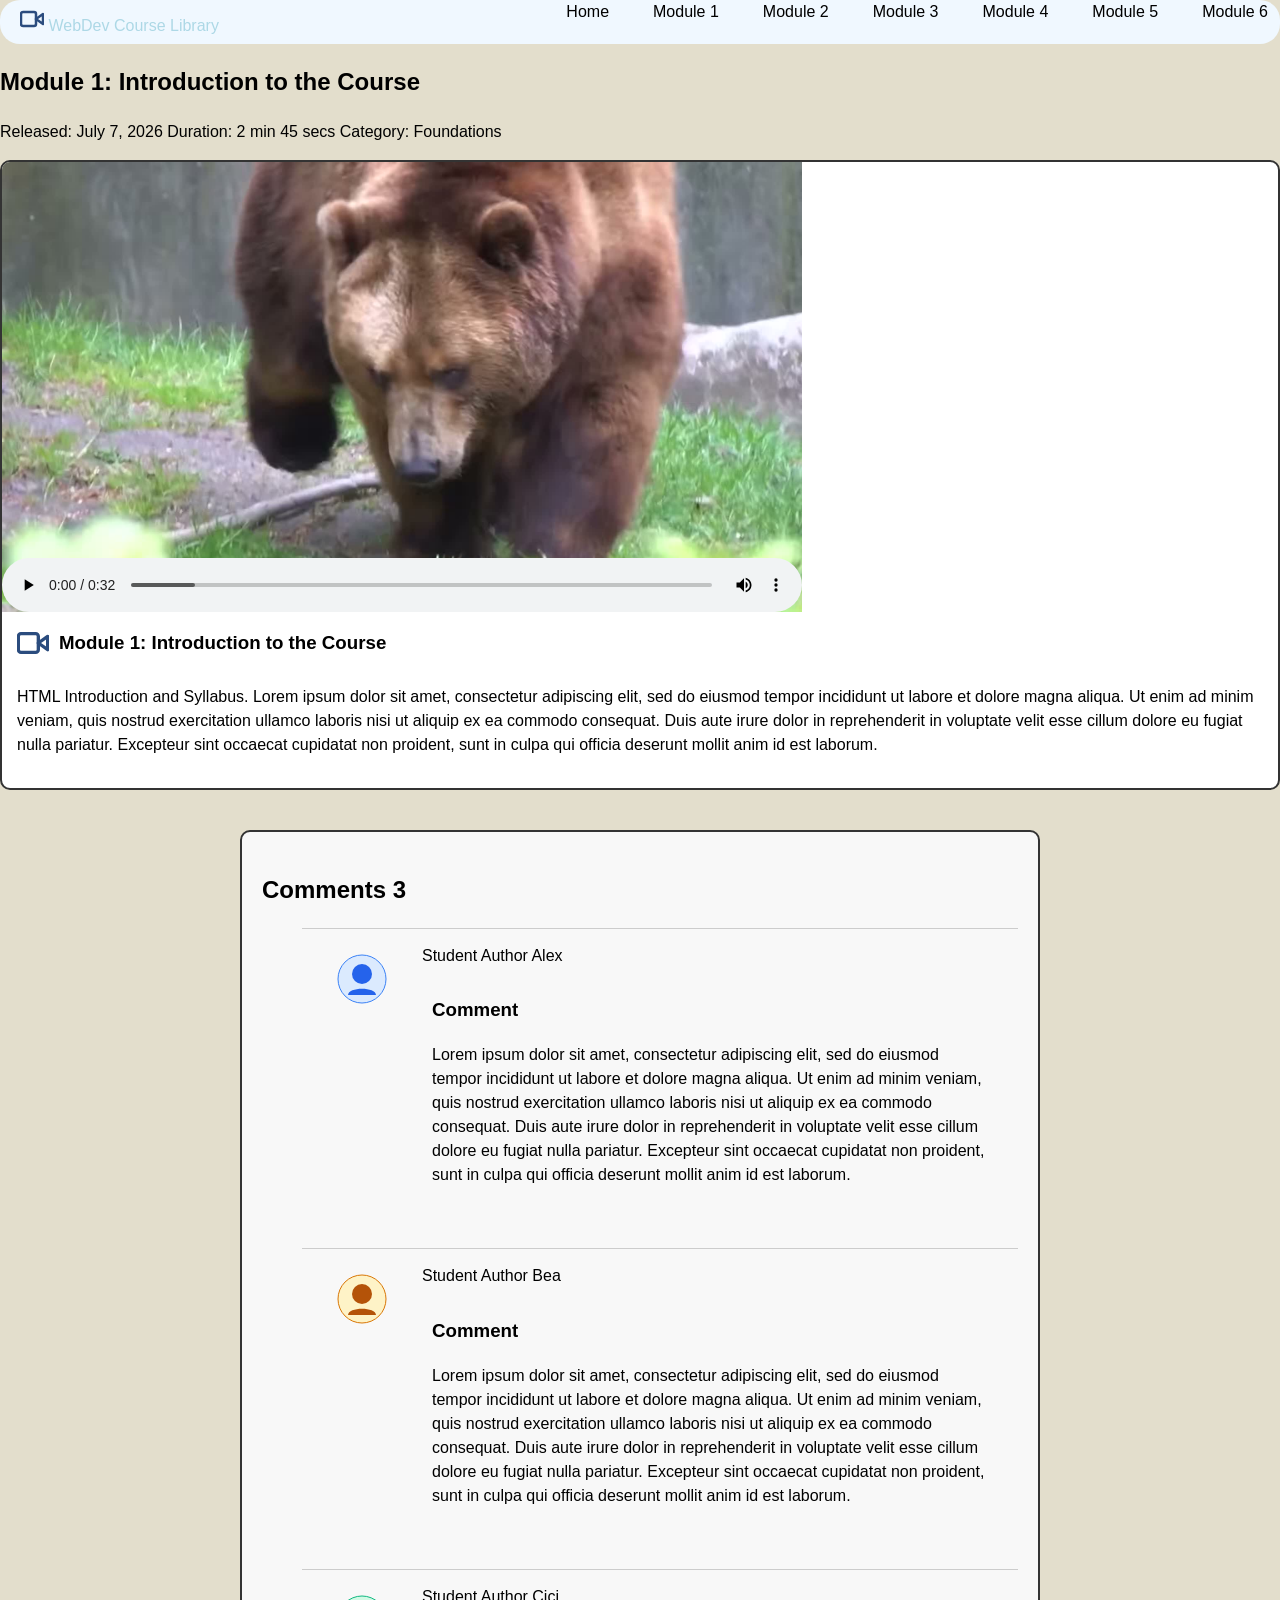
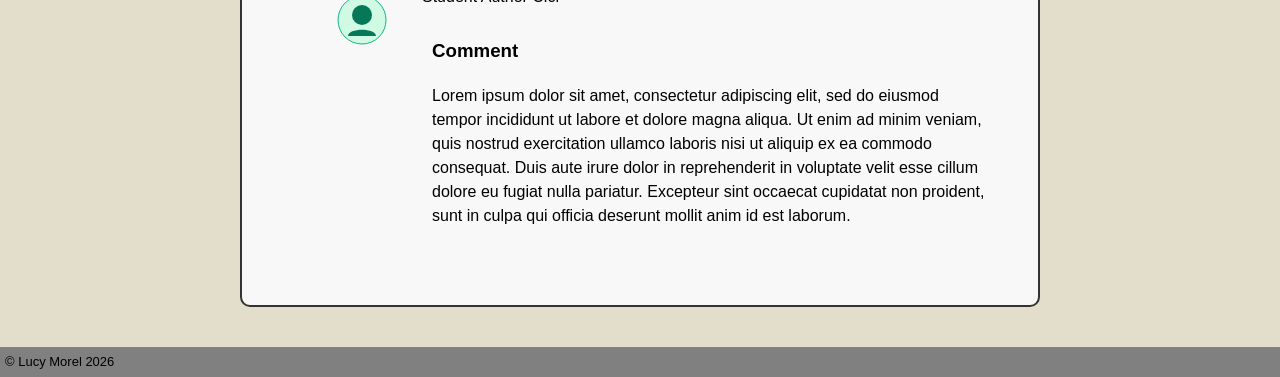
<file: responsive-video/video1.html>
<!DOCTYPE html>
<html lang="en">
<head>
    <meta charset="UTF-8">
    <meta name="viewport" content="width=device-width, initial-scale=1.0">
    <meta name="description" content="Responsive Video Gallery">
    <title> Course Video Library | Responsive Design </title>
    <link rel="stylesheet" href="css/styles.css">
</head>
<body>


    <header class="site-header">
        <div class="header-container">
            <div class="site-branding">
                <img src = "assets/images/video-icon.svg" alt="WebDev icon" class="logo">
                <a href="index.html" class="nav-link"> WebDev Course Library</a>
                </div>
            <nav class="main-nav" aria-label="Main Navigation"> 
                <ul>
                    <li> <a href="index.html" class="nav-link active" aria-current="page"> Home </a></li>
                    <li> <a href="video1.html" class="nav-link"> Module 1 </a></li>
                    <li> <a href="video2.html" class="nav-link"> Module 2 </a></li>
                    <li> <a href="video3.html" class="nav-link"> Module 3 </a></li>
                    <li> <a href="video4.html" class="nav-link"> Module 4 </a></li>
                    <li> <a href="video5.html" class="nav-link"> Module 5 </a></li>
                    <li> <a href="video6.html" class="nav-link"> Module 6 </a></li>
                </ul>
            </nav>
        </div>
    </header>
            


<!--Main Website Content -->
<main id="main-content">
<section class="hero-header">
     <h2> Module 1: Introduction to the Course  </h2>
     <p> Released: July 7, 2026 Duration: 2 min 45 secs Category: Foundations</p>
</section>

<!-- Video 1  -->  
    <div class="video-card">

        <video class="video" controls poster="assets/images/video-1-frame1.jpg">
            <source src="assets/videos/video-1.mp4" type="video/mp4">
            <track 
            src="assets/captions/video-1.vtt" 
            kind="captions" 
            srclang="en" 
            label="English"
            default>
        Your browser does not support the video tag.
        </video>
    
    
    <div class="video-card-content">
        <div class="video-title">
                <img src="assets/images/video-icon.svg" alt="Play Video">
            <h3> Module 1: Introduction to the Course </h3>
        </div>
        <p> HTML Introduction and Syllabus. Lorem ipsum dolor sit amet, consectetur adipiscing elit, sed do eiusmod tempor incididunt ut labore et dolore magna aliqua. Ut enim ad minim veniam, quis nostrud exercitation ullamco laboris nisi ut aliquip ex ea commodo consequat. Duis aute irure dolor in reprehenderit in voluptate velit esse cillum dolore eu fugiat nulla pariatur. Excepteur sint occaecat cupidatat non proident, sunt in culpa qui officia deserunt mollit anim id est laborum.
 </p>
    </div>
</div>

<!--Comment Section -->
<section class="comments-section" aria-labelledby="comments-heading">
    <h2 id="comments-heading" class="comments-title">
        Comments <span class="comments-count-badge" aria-label="3 comments">3</span>
    </h2>
<ul class="comment-list"> 
    <li class="comment item">
        <div class="comment-avatar-wrapper">
            <img src="assets/images/avatar-1.svg" alt="Avatar for Student Alex" class="comment-avatar">
        </div>
        <div class="comment-body">
        <div class="comment-meta">
            <span class="comment-author-name"> Student Author Alex </span>   
        <div class="comment-list">
            <article class="comment">
                <h3> Comment </h3>
                <p> Lorem ipsum dolor sit amet, consectetur adipiscing elit, sed do eiusmod tempor incididunt ut labore et dolore magna aliqua. Ut enim ad minim veniam, quis nostrud exercitation ullamco laboris nisi ut aliquip ex ea commodo consequat. Duis aute irure dolor in reprehenderit in voluptate velit esse cillum dolore eu fugiat nulla pariatur. Excepteur sint occaecat cupidatat non proident, sunt in culpa qui officia deserunt mollit anim id est laborum.</p>
            </article>
        </div>    
        </div>
        </div>
    </li>
      <li class="comment item">
        <div class="comment-avatar-wrapper">
            <img src="assets/images/avatar-2.svg" alt="Avatar for Student Bea" class="comment-avatar">
        </div>
        <div class="comment-body">
        <div class="comment-meta">
            <span class="comment-author-name"> Student Author Bea </span>   
        <div class="comment-list">
            <article class="comment">
                <h3> Comment </h3>
                <p> Lorem ipsum dolor sit amet, consectetur adipiscing elit, sed do eiusmod tempor incididunt ut labore et dolore magna aliqua. Ut enim ad minim veniam, quis nostrud exercitation ullamco laboris nisi ut aliquip ex ea commodo consequat. Duis aute irure dolor in reprehenderit in voluptate velit esse cillum dolore eu fugiat nulla pariatur. Excepteur sint occaecat cupidatat non proident, sunt in culpa qui officia deserunt mollit anim id est laborum.</p>
            </article>
            </div>
            </div>
            </div>
            </li>
    
      <li class="comment item">
        <div class="comment-avatar-wrapper">
            <img src="assets/images/avatar-3.svg" alt="Avatar for Student Cici" class="comment-avatar">
        </div>
        <div class="comment-body">
        <div class="comment-meta">
            <span class="comment-author-name"> Student Author Cici </span>   
        <div class="comment-list">
            <article class="comment">
                <h3> Comment </h3>
                <p> Lorem ipsum dolor sit amet, consectetur adipiscing elit, sed do eiusmod tempor incididunt ut labore et dolore magna aliqua. Ut enim ad minim veniam, quis nostrud exercitation ullamco laboris nisi ut aliquip ex ea commodo consequat. Duis aute irure dolor in reprehenderit in voluptate velit esse cillum dolore eu fugiat nulla pariatur. Excepteur sint occaecat cupidatat non proident, sunt in culpa qui officia deserunt mollit anim id est laborum.</p>
            </article>
        </div>
        </div>
        </div>
        </li>
    </ul>

</section>
</main>
<!--footer-->
    <section class="footer"> 
      <div class="item footer">
        <p id="copyright" class= "white right"> &copy; Lucy Morel 2026 </p>
      </div>
    </section>
</body>
</html>
</file>
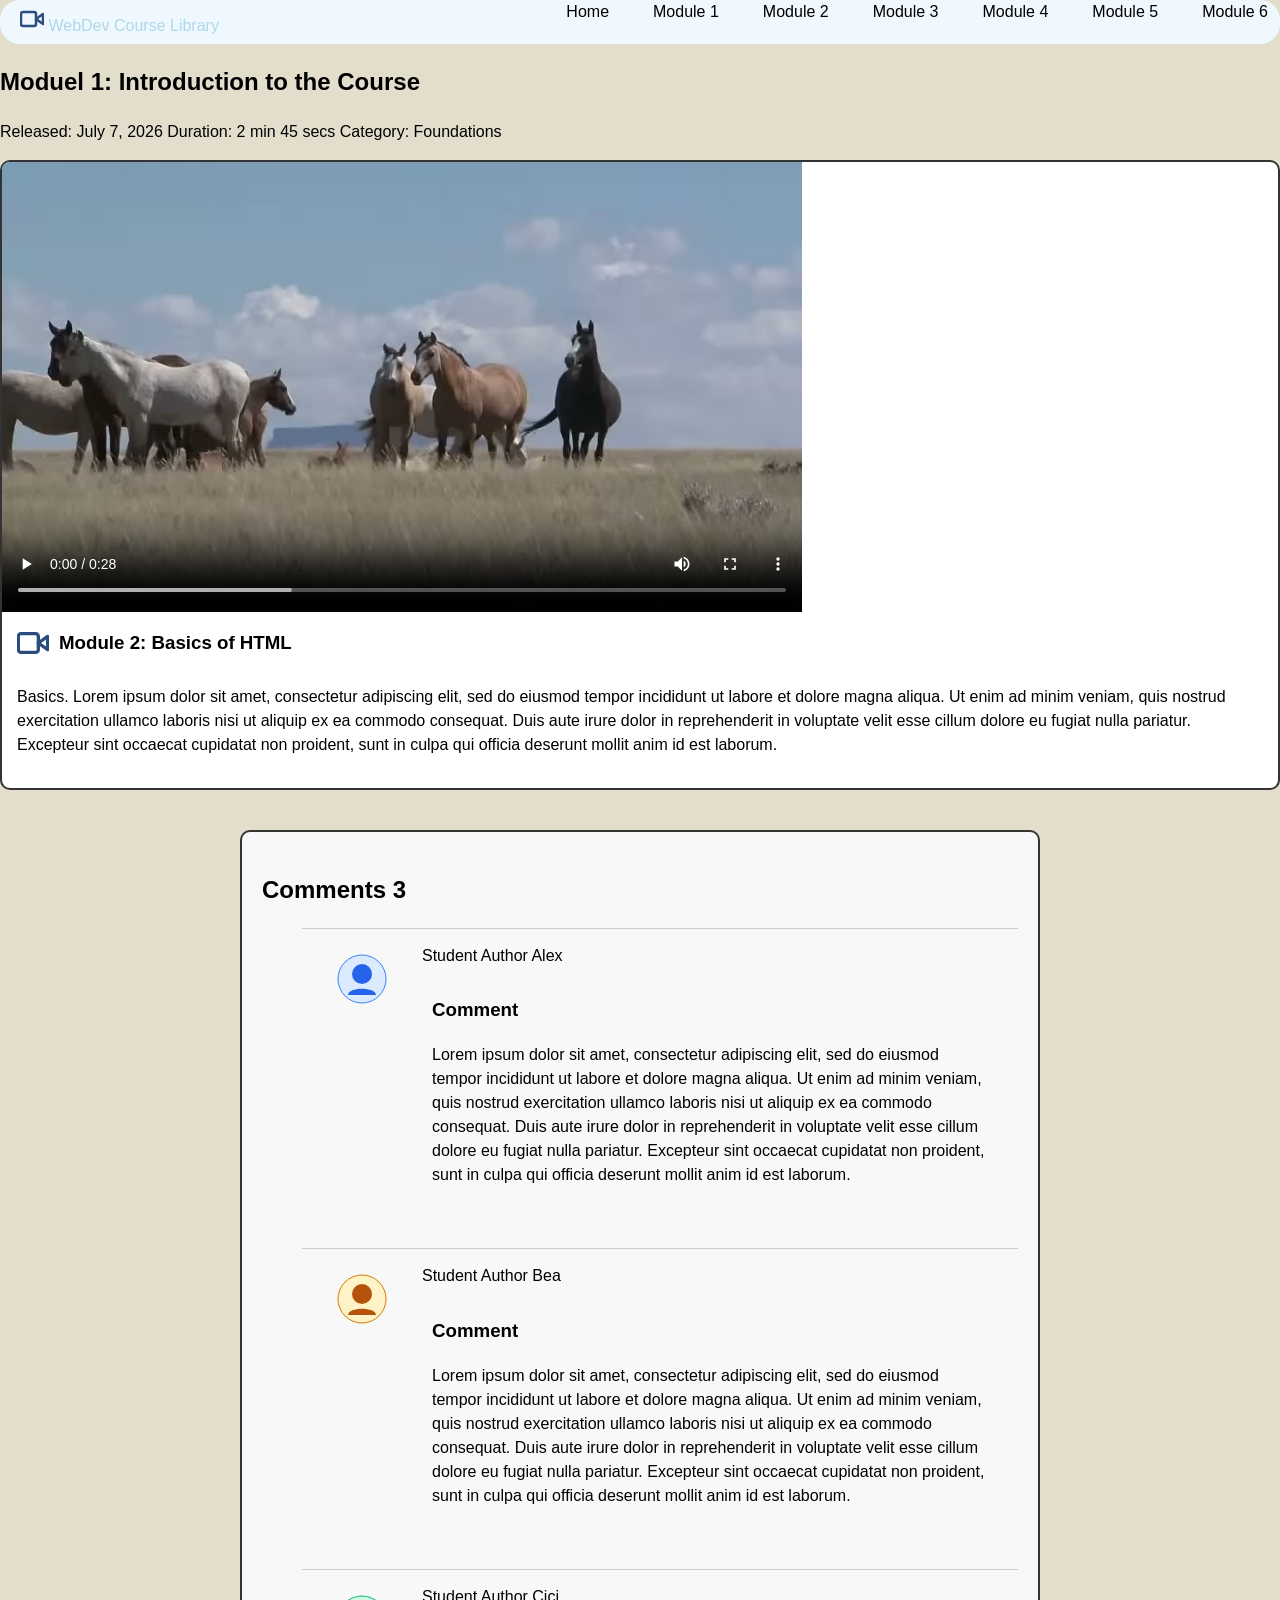
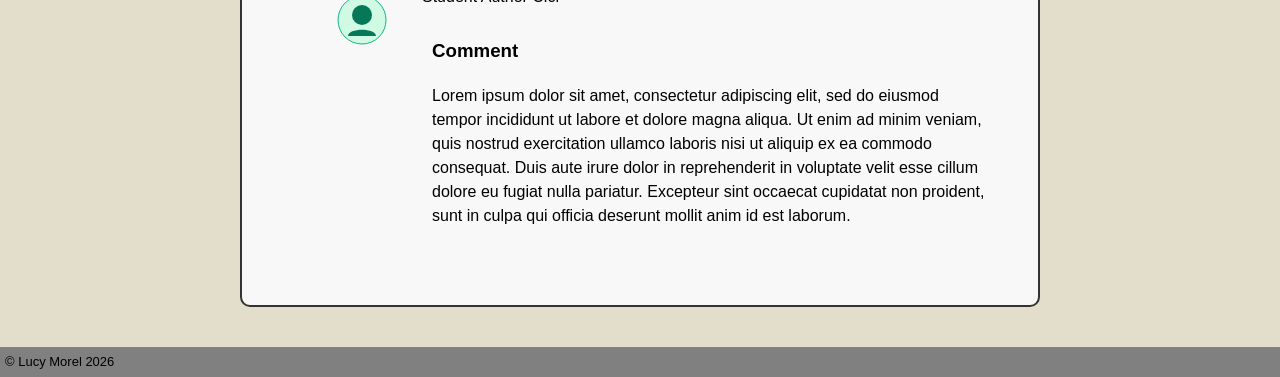
<file: responsive-video/video2.html>
<!DOCTYPE html>
<html lang="en">
<head>
    <meta charset="UTF-8">
    <meta name="viewport" content="width=device-width, initial-scale=1.0">
    <meta name="description" content="Responsive Video Gallery">
    <title> Course Video Library | Responsive Design </title>
    <link rel="stylesheet" href="css/styles.css">
</head>
<body>


    <header class="site-header">
        <div class="header-container">
            <div class="site-branding">
                <img src = "assets/images/video-icon.svg" alt="WebDev icon" class="logo">
                <a href="index.html" class="nav-link"> WebDev Course Library</a>
                </div>
            <nav class="main-nav" aria-label="Main Navigation"> 
                <ul>
                    <li> <a href="index.html" class="nav-link active" aria-current="page"> Home </a></li>
                    <li> <a href="video1.html" class="nav-link"> Module 1 </a></li>
                    <li> <a href="video2.html" class="nav-link"> Module 2 </a></li>
                    <li> <a href="video3.html" class="nav-link"> Module 3 </a></li>
                    <li> <a href="video4.html" class="nav-link"> Module 4 </a></li>
                    <li> <a href="video5.html" class="nav-link"> Module 5 </a></li>
                    <li> <a href="video6.html" class="nav-link"> Module 6 </a></li>
                </ul>
            </nav>
        </div>
    </header>
            


<!--Main Website Content -->
<main id="main-content">
<section class="hero-header">
     <h2> Moduel 1: Introduction to the Course  </h2>
     <p> Released: July 7, 2026 Duration: 2 min 45 secs Category: Foundations</p>
</section>

<!-- Video 2  -->  
    <div class="video-card">

        <video class="video" controls poster="assets/images/video-2-frame1.jpg">
            <source src="assets/videos/video-2.mp4" type="video/mp4">
            <track 
            src="assets/captions/video-2.vtt" 
            kind="captions" 
            srclang="en" 
            label="English"
            default>
        Your browser does not support the video tag.
        </video>
    
    
    <div class="video-card-content">
        <div class="video-title">
                <img src="assets/images/video-icon.svg" alt="Play Video">
            <h3> Module 2: Basics of HTML </h3>
        </div>
        <p> Basics. Lorem ipsum dolor sit amet, consectetur adipiscing elit, sed do eiusmod tempor incididunt ut labore et dolore magna aliqua. Ut enim ad minim veniam, quis nostrud exercitation ullamco laboris nisi ut aliquip ex ea commodo consequat. Duis aute irure dolor in reprehenderit in voluptate velit esse cillum dolore eu fugiat nulla pariatur. Excepteur sint occaecat cupidatat non proident, sunt in culpa qui officia deserunt mollit anim id est laborum.
 </p>
    </div>
</div>

<!--Comment Section -->
<section class="comments-section" aria-labelledby="comments-heading">
    <h2 id="comments-heading" class="comments-title">
        Comments <span class="comments-count-badge" aria-label="3 comments">3</span>
    </h2>
<ul class="comment-list"> 
    <li class="comment item">
        <div class="comment-avatar-wrapper">
            <img src="assets/images/avatar-1.svg" alt="Avatar for Student Alex" class="comment-avatar">
        </div>
        <div class="comment-body">
        <div class="comment-meta">
            <span class="comment-author-name"> Student Author Alex </span>   
        <div class="comment-list">
            <article class="comment">
                <h3> Comment </h3>
                <p> Lorem ipsum dolor sit amet, consectetur adipiscing elit, sed do eiusmod tempor incididunt ut labore et dolore magna aliqua. Ut enim ad minim veniam, quis nostrud exercitation ullamco laboris nisi ut aliquip ex ea commodo consequat. Duis aute irure dolor in reprehenderit in voluptate velit esse cillum dolore eu fugiat nulla pariatur. Excepteur sint occaecat cupidatat non proident, sunt in culpa qui officia deserunt mollit anim id est laborum.</p>
            </article>
        </div>    
        </div>
        </div>
    </li>
      <li class="comment item">
        <div class="comment-avatar-wrapper">
            <img src="assets/images/avatar-2.svg" alt="Avatar for Student Bea" class="comment-avatar">
        </div>
        <div class="comment-body">
        <div class="comment-meta">
            <span class="comment-author-name"> Student Author Bea </span>   
        <div class="comment-list">
            <article class="comment">
                <h3> Comment </h3>
                <p> Lorem ipsum dolor sit amet, consectetur adipiscing elit, sed do eiusmod tempor incididunt ut labore et dolore magna aliqua. Ut enim ad minim veniam, quis nostrud exercitation ullamco laboris nisi ut aliquip ex ea commodo consequat. Duis aute irure dolor in reprehenderit in voluptate velit esse cillum dolore eu fugiat nulla pariatur. Excepteur sint occaecat cupidatat non proident, sunt in culpa qui officia deserunt mollit anim id est laborum.</p>
            </article>
      <li class="comment item">
        <div class="comment-avatar-wrapper">
            <img src="assets/images/avatar-3.svg" alt="Avatar for Student Cici" class="comment-avatar">
        </div>
        <div class="comment-body">
        <div class="comment-meta">
            <span class="comment-author-name"> Student Author Cici </span>   
        <div class="comment-list">
            <article class="comment">
                <h3> Comment </h3>
                <p> Lorem ipsum dolor sit amet, consectetur adipiscing elit, sed do eiusmod tempor incididunt ut labore et dolore magna aliqua. Ut enim ad minim veniam, quis nostrud exercitation ullamco laboris nisi ut aliquip ex ea commodo consequat. Duis aute irure dolor in reprehenderit in voluptate velit esse cillum dolore eu fugiat nulla pariatur. Excepteur sint occaecat cupidatat non proident, sunt in culpa qui officia deserunt mollit anim id est laborum.</p>
            </article>
        </div>
    </div>
</div>
</li>
</ul>

</section>
</main>
<!--footer-->
    <section class="footer"> 
      <div class="item footer">
        <p id="copyright" class= "white right"> &copy; Lucy Morel 2026 </p>
      </div>
    </section>
</body>
</html>
</file>
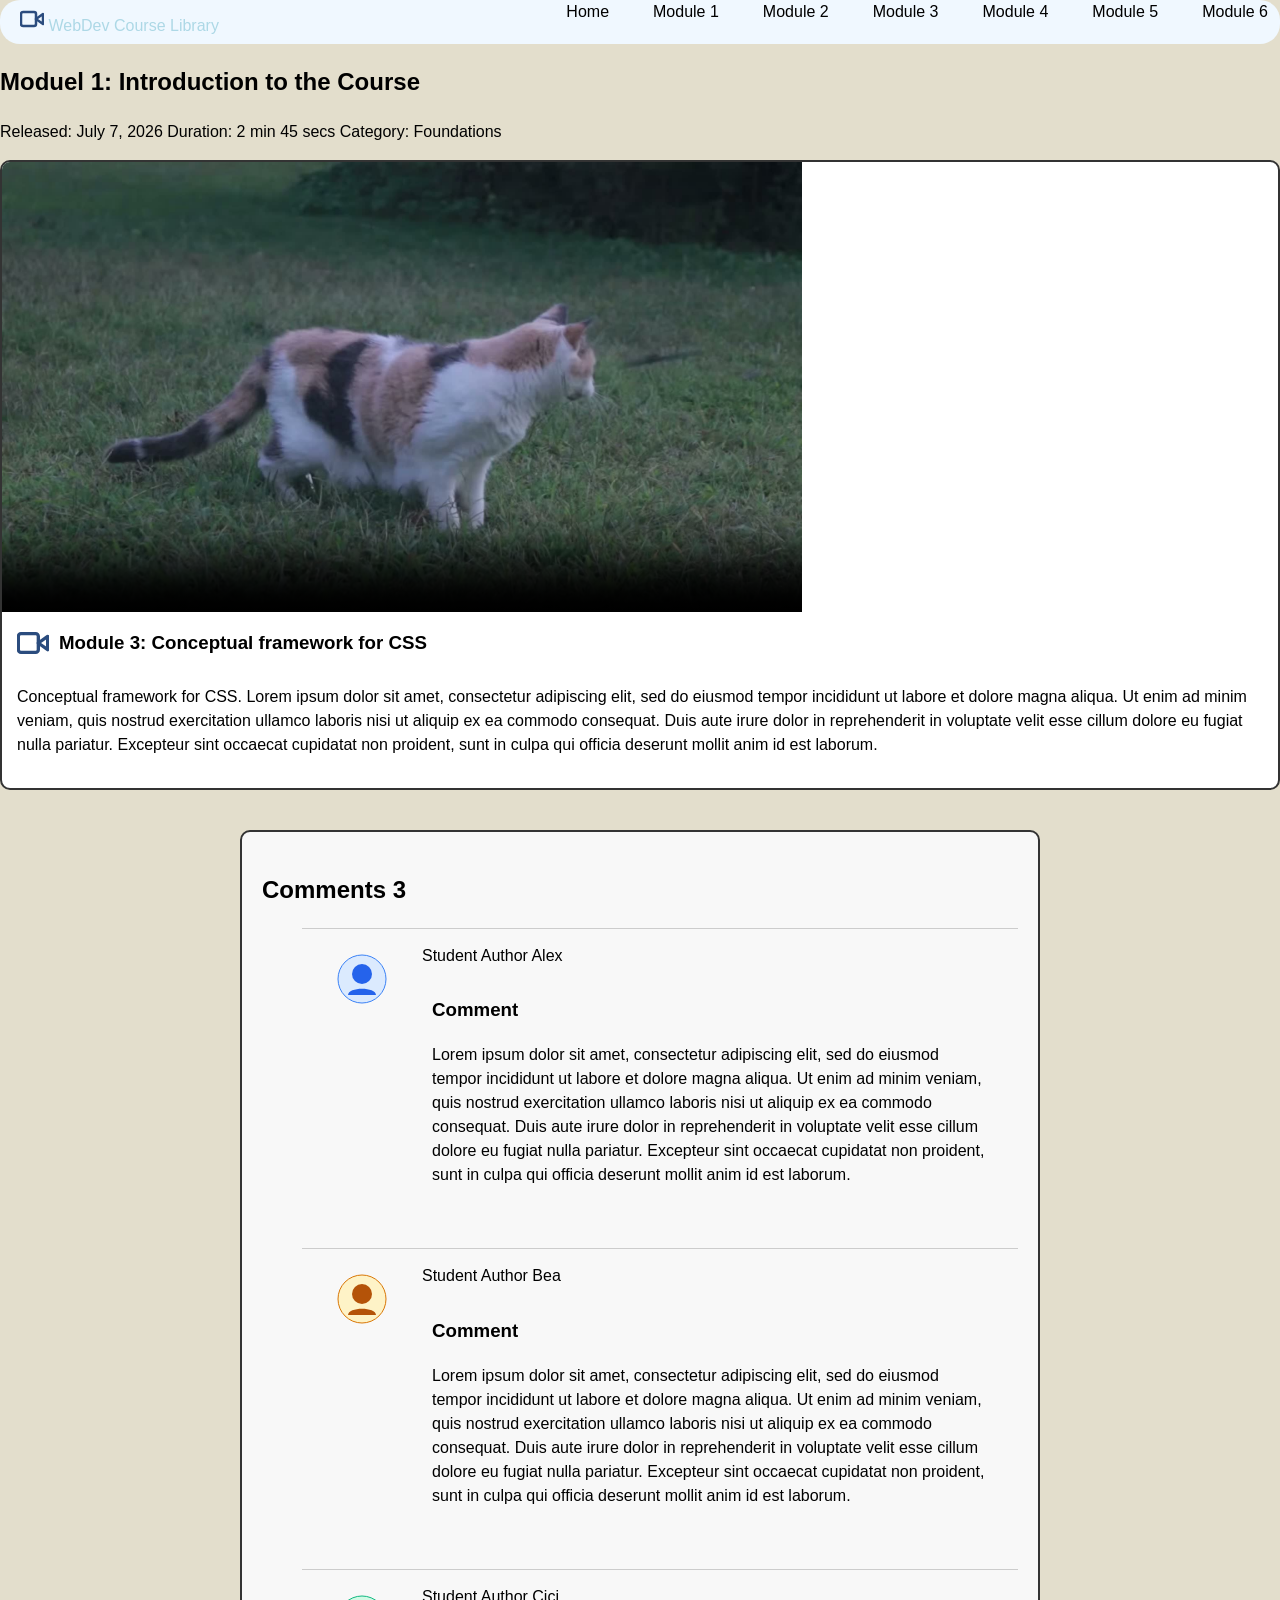
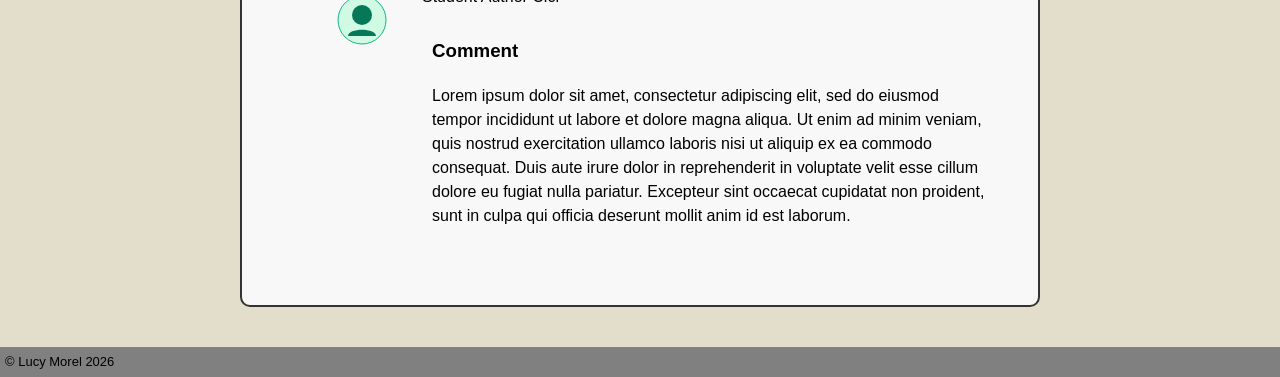
<file: responsive-video/video3.html>
<!DOCTYPE html>
<html lang="en">
<head>
    <meta charset="UTF-8">
    <meta name="viewport" content="width=device-width, initial-scale=1.0">
    <meta name="description" content="Responsive Video Gallery">
    <title> Course Video Library | Responsive Design </title>
    <link rel="stylesheet" href="css/styles.css">
</head>
<body>


    <header class="site-header">
        <div class="header-container">
            <div class="site-branding">
                <img src = "assets/images/video-icon.svg" alt="WebDev icon" class="logo">
                <a href="index.html" class="nav-link"> WebDev Course Library</a>
                </div>
            <nav class="main-nav" aria-label="Main Navigation"> 
                <ul>
                    <li> <a href="index.html" class="nav-link active" aria-current="page"> Home </a></li>
                    <li> <a href="video1.html" class="nav-link"> Module 1 </a></li>
                    <li> <a href="video2.html" class="nav-link"> Module 2 </a></li>
                    <li> <a href="video3.html" class="nav-link"> Module 3 </a></li>
                    <li> <a href="video4.html" class="nav-link"> Module 4 </a></li>
                    <li> <a href="video5.html" class="nav-link"> Module 5 </a></li>
                    <li> <a href="video6.html" class="nav-link"> Module 6 </a></li>
                </ul>
            </nav>
        </div>
    </header>
            


<!--Main Website Content -->
<main id="main-content">
<section class="hero-header">
     <h2> Moduel 1: Introduction to the Course  </h2>
     <p> Released: July 7, 2026 Duration: 2 min 45 secs Category: Foundations</p>
</section>

<!-- Video 2  -->  
    <div class="video-card">

        <video class="video" controls poster="assets/images/video-3-frame1.jpg">
            <source src="assets/videos/video-3.mp4" type="video/mp4">
            <track 
            src="assets/captions/video-3.vtt" 
            kind="captions" 
            srclang="en" 
            label="English"
            default>
        Your browser does not support the video tag.
        </video>
    
    
    <div class="video-card-content">
        <div class="video-title">
                <img src="assets/images/video-icon.svg" alt="Play Video">
            <h3> Module 3: Conceptual framework for CSS </h3>
        </div>
        <p> Conceptual framework for CSS. Lorem ipsum dolor sit amet, consectetur adipiscing elit, sed do eiusmod tempor incididunt ut labore et dolore magna aliqua. Ut enim ad minim veniam, quis nostrud exercitation ullamco laboris nisi ut aliquip ex ea commodo consequat. Duis aute irure dolor in reprehenderit in voluptate velit esse cillum dolore eu fugiat nulla pariatur. Excepteur sint occaecat cupidatat non proident, sunt in culpa qui officia deserunt mollit anim id est laborum.
 </p>
    </div>
</div>

<!--Comment Section -->
<section class="comments-section" aria-labelledby="comments-heading">
    <h2 id="comments-heading" class="comments-title">
        Comments <span class="comments-count-badge" aria-label="3 comments">3</span>
    </h2>
<ul class="comment-list"> 
    <li class="comment item">
        <div class="comment-avatar-wrapper">
            <img src="assets/images/avatar-1.svg" alt="Avatar for Student Alex" class="comment-avatar">
        </div>
        <div class="comment-body">
        <div class="comment-meta">
            <span class="comment-author-name"> Student Author Alex </span>   
        <div class="comment-list">
            <article class="comment">
                <h3> Comment </h3>
                <p> Lorem ipsum dolor sit amet, consectetur adipiscing elit, sed do eiusmod tempor incididunt ut labore et dolore magna aliqua. Ut enim ad minim veniam, quis nostrud exercitation ullamco laboris nisi ut aliquip ex ea commodo consequat. Duis aute irure dolor in reprehenderit in voluptate velit esse cillum dolore eu fugiat nulla pariatur. Excepteur sint occaecat cupidatat non proident, sunt in culpa qui officia deserunt mollit anim id est laborum.</p>
            </article>
        </div>    
        </div>
        </div>
    </li>
      <li class="comment item">
        <div class="comment-avatar-wrapper">
            <img src="assets/images/avatar-2.svg" alt="Avatar for Student Bea" class="comment-avatar">
        </div>
        <div class="comment-body">
        <div class="comment-meta">
            <span class="comment-author-name"> Student Author Bea </span>   
        <div class="comment-list">
            <article class="comment">
                <h3> Comment </h3>
                <p> Lorem ipsum dolor sit amet, consectetur adipiscing elit, sed do eiusmod tempor incididunt ut labore et dolore magna aliqua. Ut enim ad minim veniam, quis nostrud exercitation ullamco laboris nisi ut aliquip ex ea commodo consequat. Duis aute irure dolor in reprehenderit in voluptate velit esse cillum dolore eu fugiat nulla pariatur. Excepteur sint occaecat cupidatat non proident, sunt in culpa qui officia deserunt mollit anim id est laborum.</p>
            </article>
      <li class="comment item">
        <div class="comment-avatar-wrapper">
            <img src="assets/images/avatar-3.svg" alt="Avatar for Student Cici" class="comment-avatar">
        </div>
        <div class="comment-body">
        <div class="comment-meta">
            <span class="comment-author-name"> Student Author Cici </span>   
        <div class="comment-list">
            <article class="comment">
                <h3> Comment </h3>
                <p> Lorem ipsum dolor sit amet, consectetur adipiscing elit, sed do eiusmod tempor incididunt ut labore et dolore magna aliqua. Ut enim ad minim veniam, quis nostrud exercitation ullamco laboris nisi ut aliquip ex ea commodo consequat. Duis aute irure dolor in reprehenderit in voluptate velit esse cillum dolore eu fugiat nulla pariatur. Excepteur sint occaecat cupidatat non proident, sunt in culpa qui officia deserunt mollit anim id est laborum.</p>
            </article>
        </div>
    </div>
</div>
</li>
</ul>

</section>
</main>
<!--footer-->
    <section class="footer"> 
      <div class="item footer">
        <p id="copyright" class= "white right"> &copy; Lucy Morel 2026 </p>
      </div>
    </section>
</body>
</html>
</file>
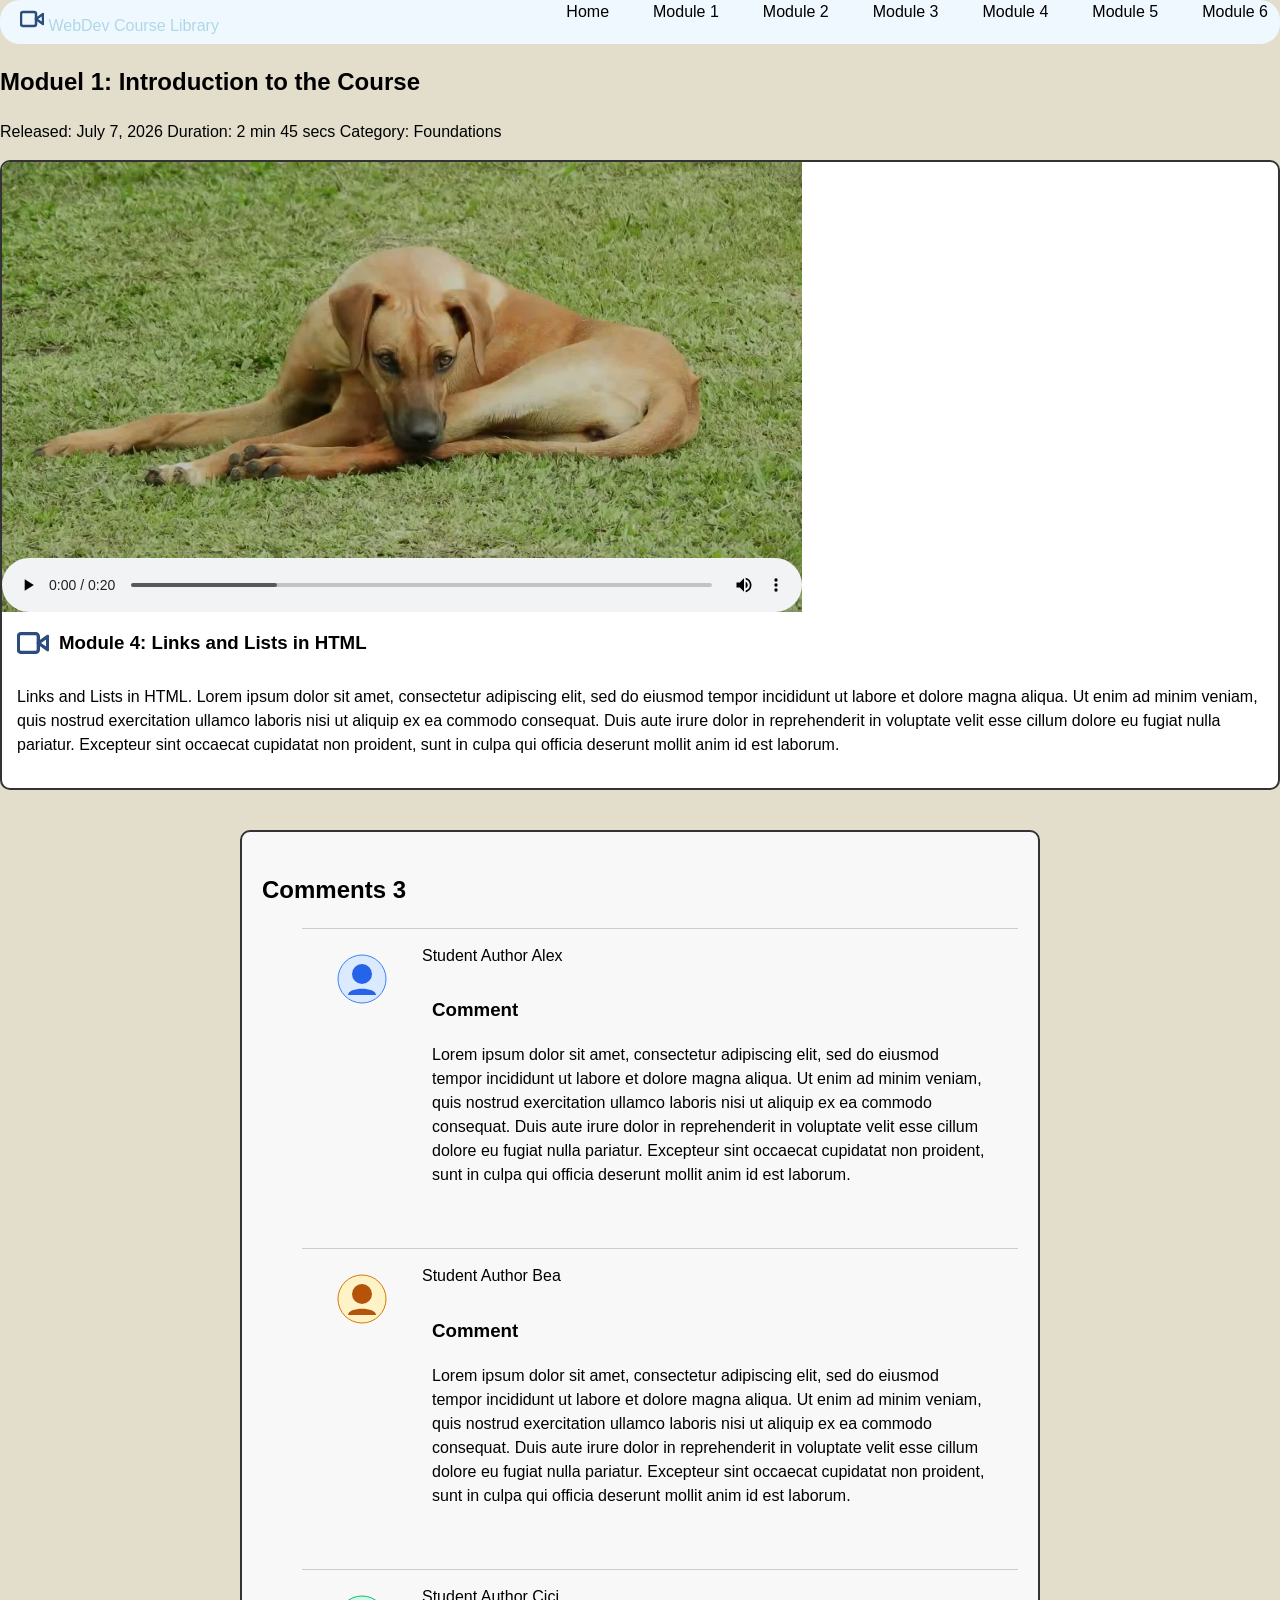
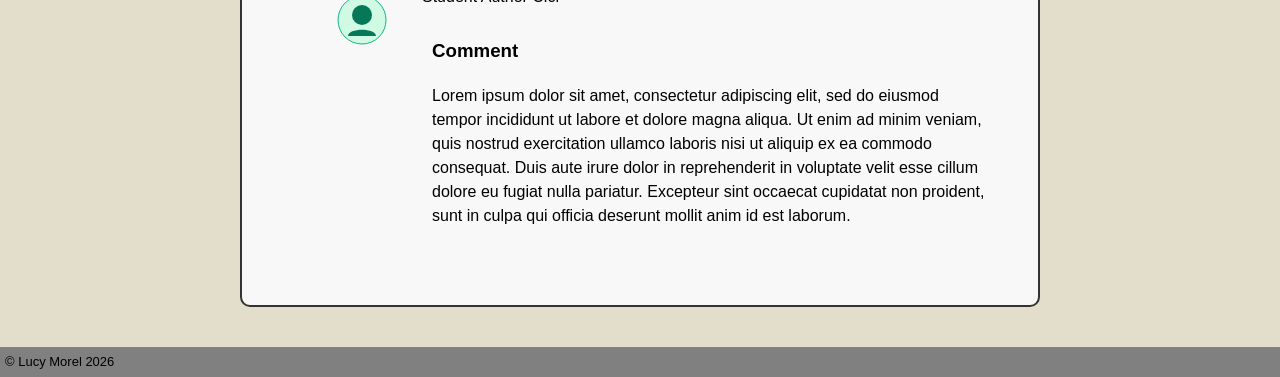
<file: responsive-video/video4.html>
<!DOCTYPE html>
<html lang="en">
<head>
    <meta charset="UTF-8">
    <meta name="viewport" content="width=device-width, initial-scale=1.0">
    <meta name="description" content="Responsive Video Gallery">
    <title> Course Video Library | Responsive Design </title>
    <link rel="stylesheet" href="css/styles.css">
</head>
<body>


    <header class="site-header">
        <div class="header-container">
            <div class="site-branding">
                <img src = "assets/images/video-icon.svg" alt="WebDev icon" class="logo">
                <a href="index.html" class="nav-link"> WebDev Course Library</a>
                </div>
            <nav class="main-nav" aria-label="Main Navigation"> 
                <ul>
                    <li> <a href="index.html" class="nav-link active" aria-current="page"> Home </a></li>
                    <li> <a href="video1.html" class="nav-link"> Module 1 </a></li>
                    <li> <a href="video2.html" class="nav-link"> Module 2 </a></li>
                    <li> <a href="video3.html" class="nav-link"> Module 3 </a></li>
                    <li> <a href="video4.html" class="nav-link"> Module 4 </a></li>
                    <li> <a href="video5.html" class="nav-link"> Module 5 </a></li>
                    <li> <a href="video6.html" class="nav-link"> Module 6 </a></li>
                </ul>
            </nav>
        </div>
    </header>
            


<!--Main Website Content -->
<main id="main-content">
<section class="hero-header">
     <h2> Moduel 1: Introduction to the Course  </h2>
     <p> Released: July 7, 2026 Duration: 2 min 45 secs Category: Foundations</p>
</section>

<!-- Video 2  -->  
    <div class="video-card">

        <video class="video" controls poster="assets/images/video-4-frame1.jpg">
            <source src="assets/videos/video-4.mp4" type="video/mp4">
            <track 
            src="assets/captions/video-4.vtt" 
            kind="captions" 
            srclang="en" 
            label="English"
            default>
        Your browser does not support the video tag.
        </video>
    
    
    <div class="video-card-content">
        <div class="video-title">
                <img src="assets/images/video-icon.svg" alt="Play Video">
            <h3> Module 4: Links and Lists in HTML </h3>
        </div>
        <p> Links and Lists in HTML. Lorem ipsum dolor sit amet, consectetur adipiscing elit, sed do eiusmod tempor incididunt ut labore et dolore magna aliqua. Ut enim ad minim veniam, quis nostrud exercitation ullamco laboris nisi ut aliquip ex ea commodo consequat. Duis aute irure dolor in reprehenderit in voluptate velit esse cillum dolore eu fugiat nulla pariatur. Excepteur sint occaecat cupidatat non proident, sunt in culpa qui officia deserunt mollit anim id est laborum.
 </p>
    </div>
</div>

<!--Comment Section -->
<section class="comments-section" aria-labelledby="comments-heading">
    <h2 id="comments-heading" class="comments-title">
        Comments <span class="comments-count-badge" aria-label="3 comments">3</span>
    </h2>
<ul class="comment-list"> 
    <li class="comment item">
        <div class="comment-avatar-wrapper">
            <img src="assets/images/avatar-1.svg" alt="Avatar for Student Alex" class="comment-avatar">
        </div>
        <div class="comment-body">
        <div class="comment-meta">
            <span class="comment-author-name"> Student Author Alex </span>   
        <div class="comment-list">
            <article class="comment">
                <h3> Comment </h3>
                <p> Lorem ipsum dolor sit amet, consectetur adipiscing elit, sed do eiusmod tempor incididunt ut labore et dolore magna aliqua. Ut enim ad minim veniam, quis nostrud exercitation ullamco laboris nisi ut aliquip ex ea commodo consequat. Duis aute irure dolor in reprehenderit in voluptate velit esse cillum dolore eu fugiat nulla pariatur. Excepteur sint occaecat cupidatat non proident, sunt in culpa qui officia deserunt mollit anim id est laborum.</p>
            </article>
        </div>    
        </div>
        </div>
    </li>
      <li class="comment item">
        <div class="comment-avatar-wrapper">
            <img src="assets/images/avatar-2.svg" alt="Avatar for Student Bea" class="comment-avatar">
        </div>
        <div class="comment-body">
        <div class="comment-meta">
            <span class="comment-author-name"> Student Author Bea </span>   
        <div class="comment-list">
            <article class="comment">
                <h3> Comment </h3>
                <p> Lorem ipsum dolor sit amet, consectetur adipiscing elit, sed do eiusmod tempor incididunt ut labore et dolore magna aliqua. Ut enim ad minim veniam, quis nostrud exercitation ullamco laboris nisi ut aliquip ex ea commodo consequat. Duis aute irure dolor in reprehenderit in voluptate velit esse cillum dolore eu fugiat nulla pariatur. Excepteur sint occaecat cupidatat non proident, sunt in culpa qui officia deserunt mollit anim id est laborum.</p>
            </article>
      <li class="comment item">
        <div class="comment-avatar-wrapper">
            <img src="assets/images/avatar-3.svg" alt="Avatar for Student Cici" class="comment-avatar">
        </div>
        <div class="comment-body">
        <div class="comment-meta">
            <span class="comment-author-name"> Student Author Cici </span>   
        <div class="comment-list">
            <article class="comment">
                <h3> Comment </h3>
                <p> Lorem ipsum dolor sit amet, consectetur adipiscing elit, sed do eiusmod tempor incididunt ut labore et dolore magna aliqua. Ut enim ad minim veniam, quis nostrud exercitation ullamco laboris nisi ut aliquip ex ea commodo consequat. Duis aute irure dolor in reprehenderit in voluptate velit esse cillum dolore eu fugiat nulla pariatur. Excepteur sint occaecat cupidatat non proident, sunt in culpa qui officia deserunt mollit anim id est laborum.</p>
            </article>
        </div>
    </div>
</div>
</li>
</ul>

</section>
</main>
<!--footer-->
    <section class="footer"> 
      <div class="item footer">
        <p id="copyright" class= "white right"> &copy; Lucy Morel 2026 </p>
      </div>
    </section>
</body>
</html>
</file>
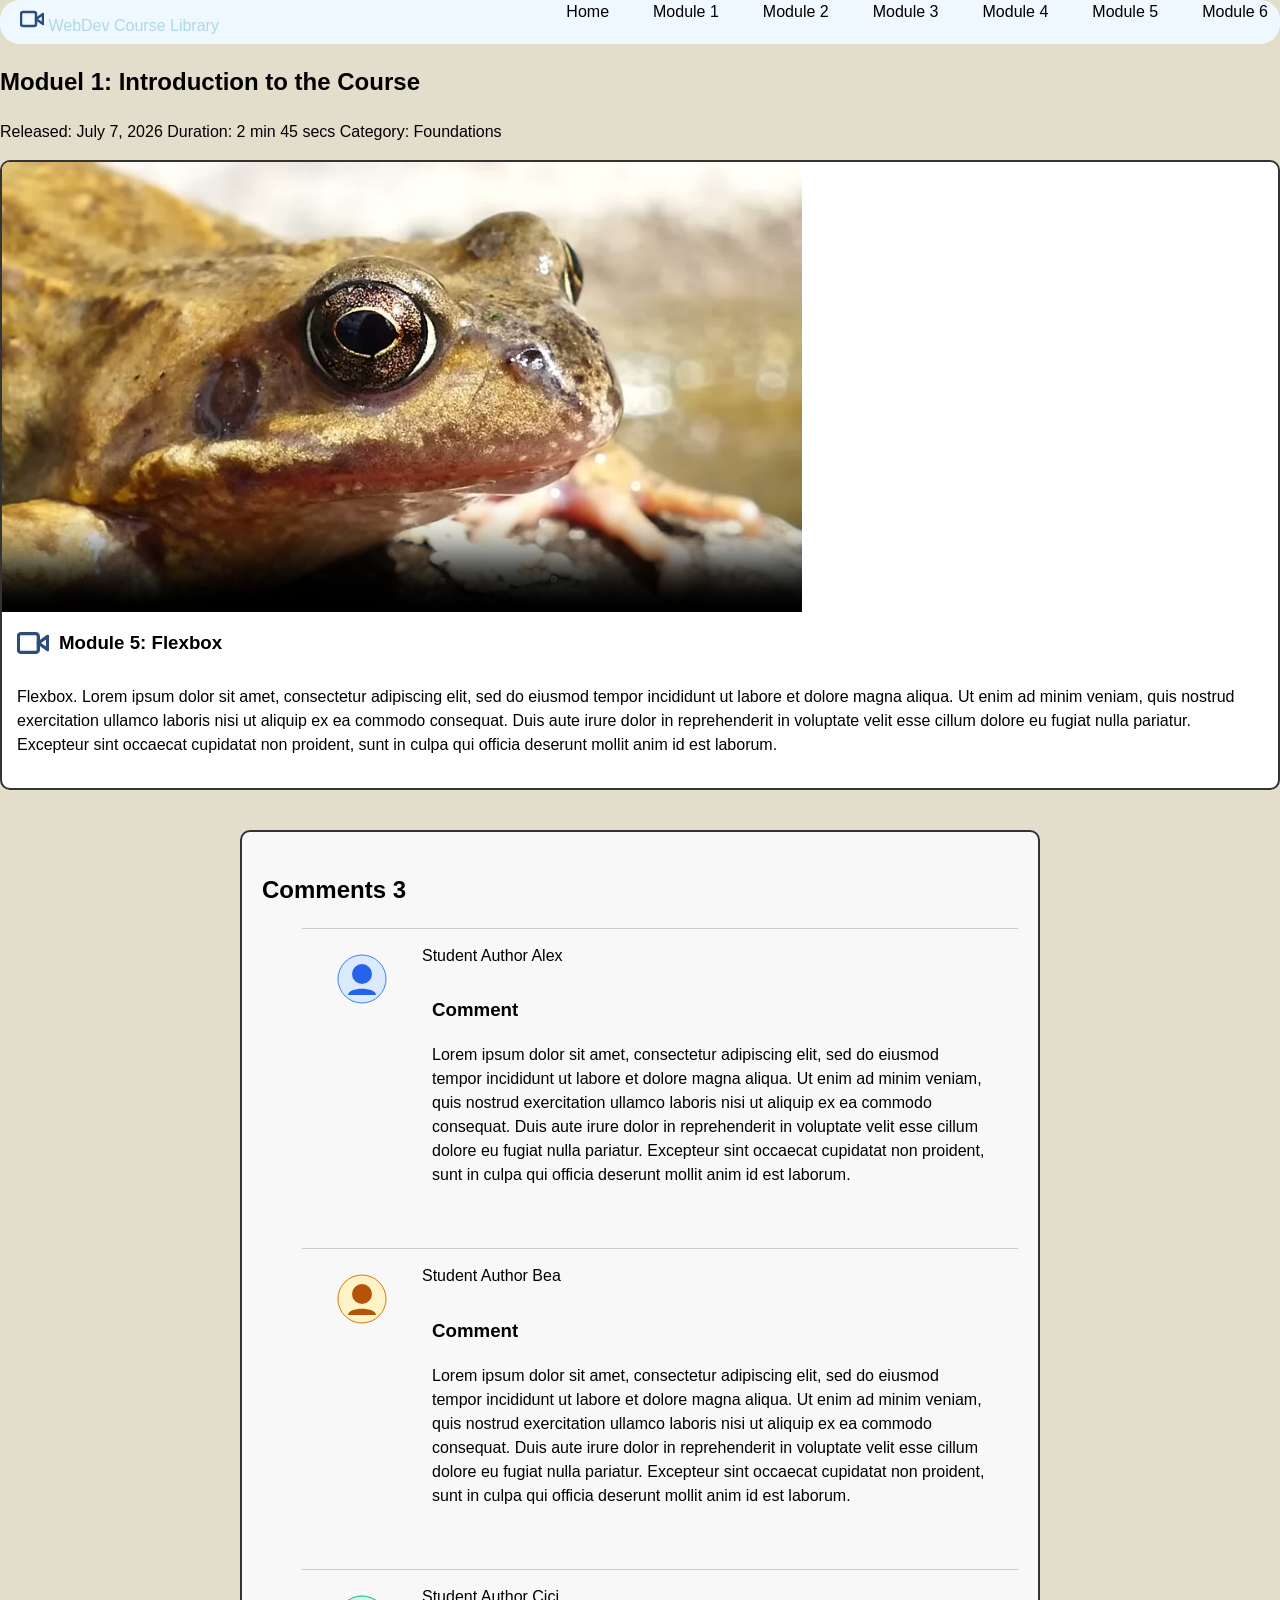
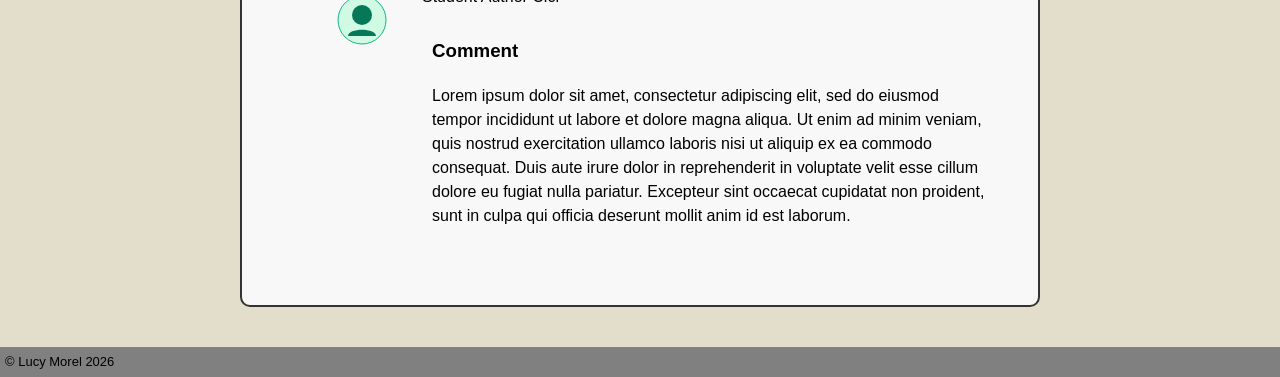
<file: responsive-video/video5.html>
<!DOCTYPE html>
<html lang="en">
<head>
    <meta charset="UTF-8">
    <meta name="viewport" content="width=device-width, initial-scale=1.0">
    <meta name="description" content="Responsive Video Gallery">
    <title> Course Video Library | Responsive Design </title>
    <link rel="stylesheet" href="css/styles.css">
</head>
<body>


    <header class="site-header">
        <div class="header-container">
            <div class="site-branding">
                <img src = "assets/images/video-icon.svg" alt="WebDev icon" class="logo">
                <a href="index.html" class="nav-link"> WebDev Course Library</a>
                </div>
            <nav class="main-nav" aria-label="Main Navigation"> 
                <ul>
                    <li> <a href="index.html" class="nav-link active" aria-current="page"> Home </a></li>
                    <li> <a href="video1.html" class="nav-link"> Module 1 </a></li>
                    <li> <a href="video2.html" class="nav-link"> Module 2 </a></li>
                    <li> <a href="video3.html" class="nav-link"> Module 3 </a></li>
                    <li> <a href="video4.html" class="nav-link"> Module 4 </a></li>
                    <li> <a href="video5.html" class="nav-link"> Module 5 </a></li>
                    <li> <a href="video6.html" class="nav-link"> Module 6 </a></li>
                </ul>
            </nav>
        </div>
    </header>
            


<!--Main Website Content -->
<main id="main-content">
<section class="hero-header">
     <h2> Moduel 1: Introduction to the Course  </h2>
     <p> Released: July 7, 2026 Duration: 2 min 45 secs Category: Foundations</p>
</section>

<!-- Video 2  -->  
    <div class="video-card">

        <video class="video" controls poster="assets/images/video-5-frame1.jpg">
            <source src="assets/videos/video-5.mp4" type="video/mp4">
            <track 
            src="assets/captions/video-5.vtt" 
            kind="captions" 
            srclang="en" 
            label="English"
            default>
        Your browser does not support the video tag.
        </video>
    
    
    <div class="video-card-content">
        <div class="video-title">
                <img src="assets/images/video-icon.svg" alt="Play Video">
            <h3> Module 5: Flexbox </h3>
        </div>
        <p> Flexbox. Lorem ipsum dolor sit amet, consectetur adipiscing elit, sed do eiusmod tempor incididunt ut labore et dolore magna aliqua. Ut enim ad minim veniam, quis nostrud exercitation ullamco laboris nisi ut aliquip ex ea commodo consequat. Duis aute irure dolor in reprehenderit in voluptate velit esse cillum dolore eu fugiat nulla pariatur. Excepteur sint occaecat cupidatat non proident, sunt in culpa qui officia deserunt mollit anim id est laborum.
 </p>
    </div>
</div>

<!--Comment Section -->
<section class="comments-section" aria-labelledby="comments-heading">
    <h2 id="comments-heading" class="comments-title">
        Comments <span class="comments-count-badge" aria-label="3 comments">3</span>
    </h2>
<ul class="comment-list"> 
    <li class="comment item">
        <div class="comment-avatar-wrapper">
            <img src="assets/images/avatar-1.svg" alt="Avatar for Student Alex" class="comment-avatar">
        </div>
        <div class="comment-body">
        <div class="comment-meta">
            <span class="comment-author-name"> Student Author Alex </span>   
        <div class="comment-list">
            <article class="comment">
                <h3> Comment </h3>
                <p> Lorem ipsum dolor sit amet, consectetur adipiscing elit, sed do eiusmod tempor incididunt ut labore et dolore magna aliqua. Ut enim ad minim veniam, quis nostrud exercitation ullamco laboris nisi ut aliquip ex ea commodo consequat. Duis aute irure dolor in reprehenderit in voluptate velit esse cillum dolore eu fugiat nulla pariatur. Excepteur sint occaecat cupidatat non proident, sunt in culpa qui officia deserunt mollit anim id est laborum.</p>
            </article>
        </div>    
        </div>
        </div>
    </li>
      <li class="comment item">
        <div class="comment-avatar-wrapper">
            <img src="assets/images/avatar-2.svg" alt="Avatar for Student Bea" class="comment-avatar">
        </div>
        <div class="comment-body">
        <div class="comment-meta">
            <span class="comment-author-name"> Student Author Bea </span>   
        <div class="comment-list">
            <article class="comment">
                <h3> Comment </h3>
                <p> Lorem ipsum dolor sit amet, consectetur adipiscing elit, sed do eiusmod tempor incididunt ut labore et dolore magna aliqua. Ut enim ad minim veniam, quis nostrud exercitation ullamco laboris nisi ut aliquip ex ea commodo consequat. Duis aute irure dolor in reprehenderit in voluptate velit esse cillum dolore eu fugiat nulla pariatur. Excepteur sint occaecat cupidatat non proident, sunt in culpa qui officia deserunt mollit anim id est laborum.</p>
            </article>
      <li class="comment item">
        <div class="comment-avatar-wrapper">
            <img src="assets/images/avatar-3.svg" alt="Avatar for Student Cici" class="comment-avatar">
        </div>
        <div class="comment-body">
        <div class="comment-meta">
            <span class="comment-author-name"> Student Author Cici </span>   
        <div class="comment-list">
            <article class="comment">
                <h3> Comment </h3>
                <p> Lorem ipsum dolor sit amet, consectetur adipiscing elit, sed do eiusmod tempor incididunt ut labore et dolore magna aliqua. Ut enim ad minim veniam, quis nostrud exercitation ullamco laboris nisi ut aliquip ex ea commodo consequat. Duis aute irure dolor in reprehenderit in voluptate velit esse cillum dolore eu fugiat nulla pariatur. Excepteur sint occaecat cupidatat non proident, sunt in culpa qui officia deserunt mollit anim id est laborum.</p>
            </article>
        </div>
    </div>
</div>
</li>
</ul>

</section>
</main>
<!--footer-->
    <section class="footer"> 
      <div class="item footer">
        <p id="copyright" class= "white right"> &copy; Lucy Morel 2026 </p>
      </div>
    </section>
</body>
</html>
</file>
<file: guide/css/styles.css>
* {
  box-sizing: border-box;
}

/* rules for screens 768px and wider */
@media (min-width: 768px) {
  .flex-row {
    display: flex;
    flex-wrap: wrap;
  }

  .flex-column {
    flex-basis: 50%;
    padding-left: 0.25em;
    padding-right: 0.25em;
  }

  .basic-grid {
    display: grid;
    grid-template-columns: repeat(2,1fr);
  }

  .complex-grid {
    grid-template-columns: repeat(4, 1fr);
  }
}

/* rules for screens 1200px and wider */
@media (min-width: 1200px) {
  .flex-column {
    flex-basis: 25%;
  }
  .basic-grid{
    display: grid;
    grid-template-columns: repeat(4, 1fr);
    gap: 10px;
  }
}
body {
    display: flex;
    flex-direction: column;
    min-height:100vh;
    margin: 0;
    line-height: 1.5;
    background-color: #e8daaa;
    font-family: Arial, Helvetica, sans-serif;
}


.container {
     max-width: 900px;
    margin: 0 auto;
    padding: 1px;

}

.basic-grid {
    display: grid;
    grid-template-columns: repeat(4, 1fr);
    gap: 10px;
    padding: 0;

}


.complex-grid {
    flex: 1;
    display: grid;
    grid-template-columns: repeat(4, 1fr);
    grid-auto-rows: auto;
    gap: 10px;
}

.header{
    border-radius: 20px;
    grid-column: span 4;
    color:aliceblue;
    font-family: Arial, Helvetica, sans-serif;
    background-image: url("../images/cats.jpg");
    background-size: cover;
    background-position: center;
     margin-left: 0;
    padding-left: 20px;
    text-align: left;
    
}

.home-page .sidebar{
    grid-column: span 4;
}

.home-page .featured {
    grid-column: span 4;
}

.home-page .image-container {
    width: 100%;
    display: flex;
    gap: 20px;
    justify-content: center;
}

.home-page .image-container img {
    width: 100%;
    height: auto;
    border-radius: 20px;
}

.sidebar{
    border-radius: 20px;
    grid-row: span 3;
    color: black;
    font-size:larger
   
}

.guide-page .sidebar {
    padding: 10px;
    font-size: 0.9rem;
}

.featured {
    border-radius: 10px;
    grid-column: span 2;
    grid-row: span 3;
}

.item {
    
    padding: 5px;
    border-radius: 10px;
    margin: 5px;
}

h2 {
    color: brown;
}

a {color: lightseagreen;
    text-decoration: none;
    border-bottom: 2px solid transparent;
}

a:hover, 
a:focus {
    border-bottom-color: lightblue;
    color: lightblue;
    outline: none;
}

nav {
    display: flex;
    gap: 16px;
    margin-bottom: 20px;
}

.nav-link {
    color: #ffff;
    text-decoration: none;
    border-bottom: 2px solid transparent;

}

.nav-link:hover,
.nav-link:focus{
    border-bottom-color: lightblue;
    color: lightblue;
    outline: none;

}

.image-container{
    width:100%;
    max-width: 400px;
   margin: 0 auto;
}

.image-container img {
    width: 100%;
    height: auto;
    border-radius: 10px;
    object-fit: cover;

}

  article {
    border-radius: 10px;
    padding: 10px;
    background-color:aliceblue; 
  }

.feedback-page .featured{
    border-radius: 20px;
    grid-column: span 2;
    grid-row: span 3;

    display: flex;
    justify-content: center;
    align-items: center;
}

.feedback-page .featured .container {
    width: 100%;
    max-width: 600px;
}

.feedback-page h3 {
    text-align: center;
}
form{
    width: 100%;
    max-width: 600px;
}

textarea {
    width: 100%;
    padding: .2em;
    height: 5em;
    font-family: inherit;
    font-size: inherit;
}

label {
    display: block;
    margin-bottom: .25em;
}

input{
    width: 50%;
    font-size: inherit;
    padding: .4em;
    margin-bottom: .5em;
}

button {
    font-size: inherit;
    font-weight: bold;
    width: 8em;
    padding: .5em;
    color: white;
    background-color: lightpink
}

button:hover{
    color:aquamarine;
    background-color:azure;
}

input,button {
    border-radius: 5px;
}

.footer { 
    grid-column: span 4;
    color: white;
    margin: 0;
    background-color: gray;
     font-family: Arial, Helvetica, sans-serif;
     

}

.footer a {
    display: inline-flex;
    fill: white;
    
}

.footer a svg {
    display: inline-flex;
    fill: white;
    width: 24px;
    height: 24px;
}

.footer p { 
    display: flex;
    margin: 5px;
    font-size: small;
}
</file>
<file: Project 1/css/styles.css>
table { 
    table-layout: fixed;
    width: 90%;
    margin: 10px auto;
    border-collapse: collapse;
    border-width: 1px; 
    border-color: black; 
    border-style: solid;
    
    width: 100%
    
}
table th {
    padding: 4x;
    border: 1px solid black

}
table tr {
    padding: 4x;
    border-bottom: 1px solid black
  

}
table td {
    padding: 4px;
    border: 1px solid black
   

}
</file>
<file: Project1/css/styles.css>
table { 
    table-layout: auto;
    width: 90%;
    margin: 10px auto;
    border-collapse: collapse;
    border-width: 1px; 
    border-color: black; 
    border-style: solid;
    
    width: 100%
    
}
table th {
    padding: 4px;
    border: 1px solid black

}
table tr {
    padding: 4px;
    border-bottom: 1px solid black
  

}
table td {
    padding: 4px;
    border: 1px solid black
   

}
</file>
<file: Project21/css/styles.css>
body {font-size: 100%
    margin-left: 2em;
    margin-right: 2em;
    font-family: Arial;
    
}

h3 {color: grey;}
&lt {color: blue}
&gt {color: blue}
 img {
  max-width: 75%;
  height: auto;
  vertical-align: middle;
  margin-right: .5em;
  padding-bottom: .5em;
}
</file>
<file: research/css/styles.css>
body {
    color: #10213a;
    background-color: whitesmoke;
    font-family: 'Times New Roman', Times, serif;
    
}

h1{
  color: rgb(26, 69, 26);
  padding: 40px 0;
  background-color: goldenrod;
}

h2{
  color: goldenrod;
  padding: 5px 0;
}

h3 {color: grey;}

a {color: rgb(15, 73, 15)}

a:hover, 
a:focus {
                border-bottom: 2px solid rgb(218, 165, 32);
                color: rgb(218, 165, 32);
                outline: none;
}


 img {
  max-width: 75%;
  height: auto;
  vertical-align: middle;
  margin-right: .5em;
  padding-bottom: .5em;
}
</file>
<file: responsive-video/css/styles.css>
* {
  box-sizing: border-box;
}

body {    
    display: flex;
    flex-direction: column;
    min-height:100vh;
    margin: 0;
    line-height: 1.5;
    background-color: #e3decc;
    font-family: Arial, Helvetica, sans-serif;

}
 .site-header{
    border-radius: 20px;
    grid-column: span 4;
    background-color:aliceblue;
    font-family: Arial, Helvetica, sans-serif;
    background-size: cover;
    background-position: center;
     margin-left: 0;
    padding-left: 20px;
    text-align: left;
    
}
.main-nav ul {
    display: flex;
    list-style: none;
    gap: 20px;
    margin: 0;
    padding: 0;
}

.main-nav a {
    text-decoration: none;
    color: black;
    padding: 8px 12px;
}

nav {
    display: flex;
    gap: 16px;
    margin-bottom: 20px;
}

.nav-link {
    color: lightblue;
    text-decoration: none;
    border-bottom: 2px solid transparent;

}

.nav-link:hover,
.nav-link:focus{
    border-bottom-color: lightblue;
    color: lightblue;
    outline: none;
}

.nav-link:focus-visible, .video-card:focus-visible {
  outline: 3px solid blue;
  outline-offset: 4px;
}


.header-container {
    display: flex;
    justify-content: space-between;
    align-items: center;
    flex-wrap: wrap;
}

@media (max-width: 768px) {
    .header-container {
        flex-direction: column;
        align-items: flex-start;
    }

    .main-nav ul {
        flex-direction: column;
        gap: 10px;
    }
}

.gallery-grid {
  display: grid;
  grid-template-columns: repeat(3, 1fr);
  gap: 25px;
  max-width: 1200px;
  margin: 0 auto;
}

@media (min-width: 768px) {
  .gallery-grid {
    grid-template-columns: repeat(2, 1fr);
  }
}

@media (min-width: 1024px) {
  .gallery-grid {
    grid-template-columns: repeat(3, 1fr);
  }
}


.video-card {
  border: 2px solid #333;
  border-radius: 10px;
  overflow: hidden;
  background-color: white;
  display: flex;
  flex-direction: column;
  text-decoration: none;
  color: black;
  min-width: 0;
}
.card-thumbnail-wrapper img {
  width: 100%;
  aspect-ratio: 16 / 9;
  object-fit: cover;
  border-radius: 8px;
  display: block;
}
.video-badge {
  display:inline-block;
  margin-top: 8px;
  font-weight: bold;
}
.video {
    display: block;
    width: 100%;
    max-width: 800px;
    height: auto;
}

.video-container video {
    width: 100%;
    aspect-ratio: 16 / 9;
    object-fit: cover;
}

.video-card-content {
  padding: 15px;
  display: flex;
  flex-direction: column;
  gap: 10px;
}

.video-title {
    display: flex;
    align-items: center;
    gap: 10px;
}

.video-title img {
    width: 32px;
    height: 32px;
}

.video-title h3 {
    margin: 0;
}

.comments-section {
    max-width: 800px;
    margin: 40px auto;
    padding: 20px;
    border: 2px solid #333;
    border-radius: 10px;
    background-color: #f8f8f8;
}

.comment-form {
    display: flex;
    flex-direction: column;
    gap: 10px;
}

.comment-form input,
.comment-form textarea {
    padding: 10px;
    border: 1px solid #999;
    border-radius: 5px;
}

.comment-avatar-wrapper {
    width: fit-content;
    padding: 10px 20px;
    cursor: pointer;
}

.comment-avatar {
    width: 50px;
    height: 50px;
}

.comment.item {
    display: flex;
    gap: 15px;
    margin-top: 20px;
    padding: 15px;
    border-top: 1px solid #ccc;
}

.comment article {
    padding: 10px;
}
  
  .footer { 
    grid-column: span 4;
    color: black;
    margin: 0;
    background-color: gray;
     font-family: Arial, Helvetica, sans-serif;  

}

.footer a {
    display: inline-flex;
    fill: white;
    
}

.footer a svg {
    display: inline-flex;
    fill: white;
    width: 24px;
    height: 24px;
}

.footer p { 
    display: flex;
    margin: 5px;
    font-size: small;
}
</file>
